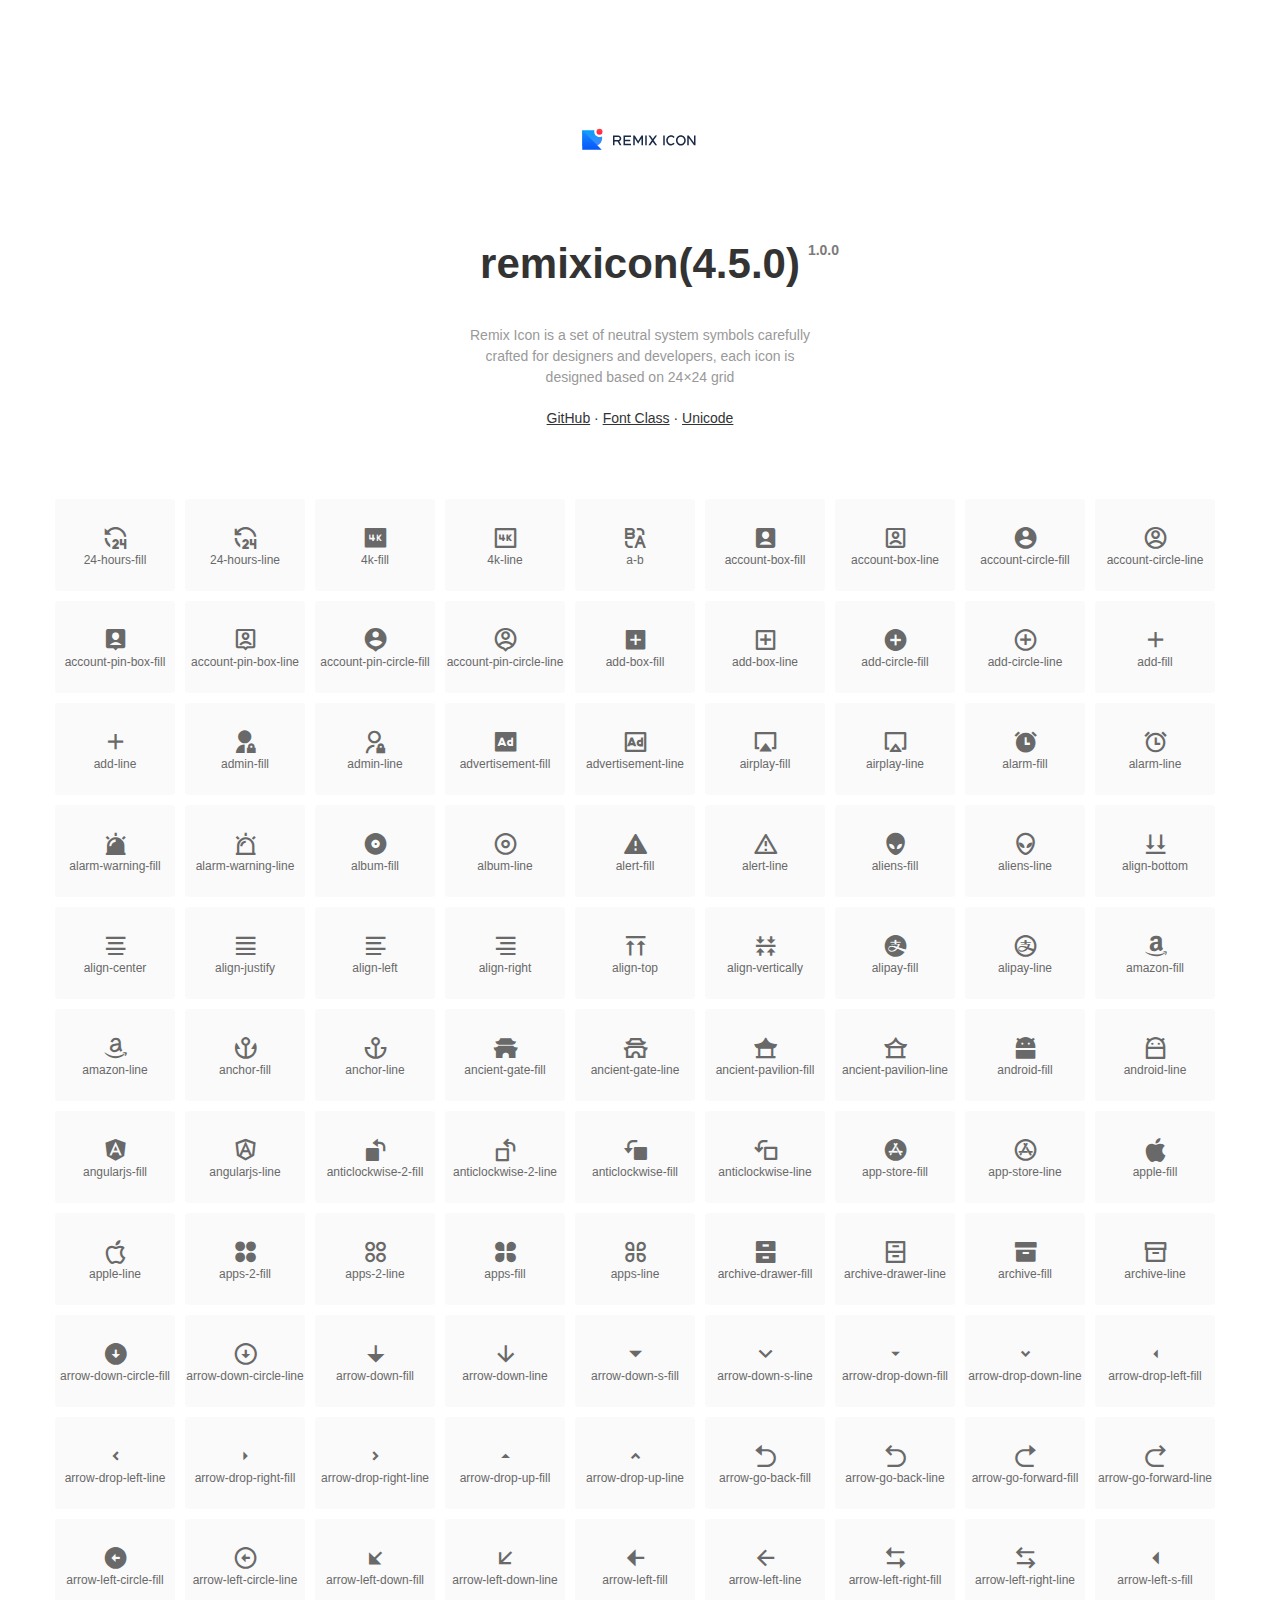
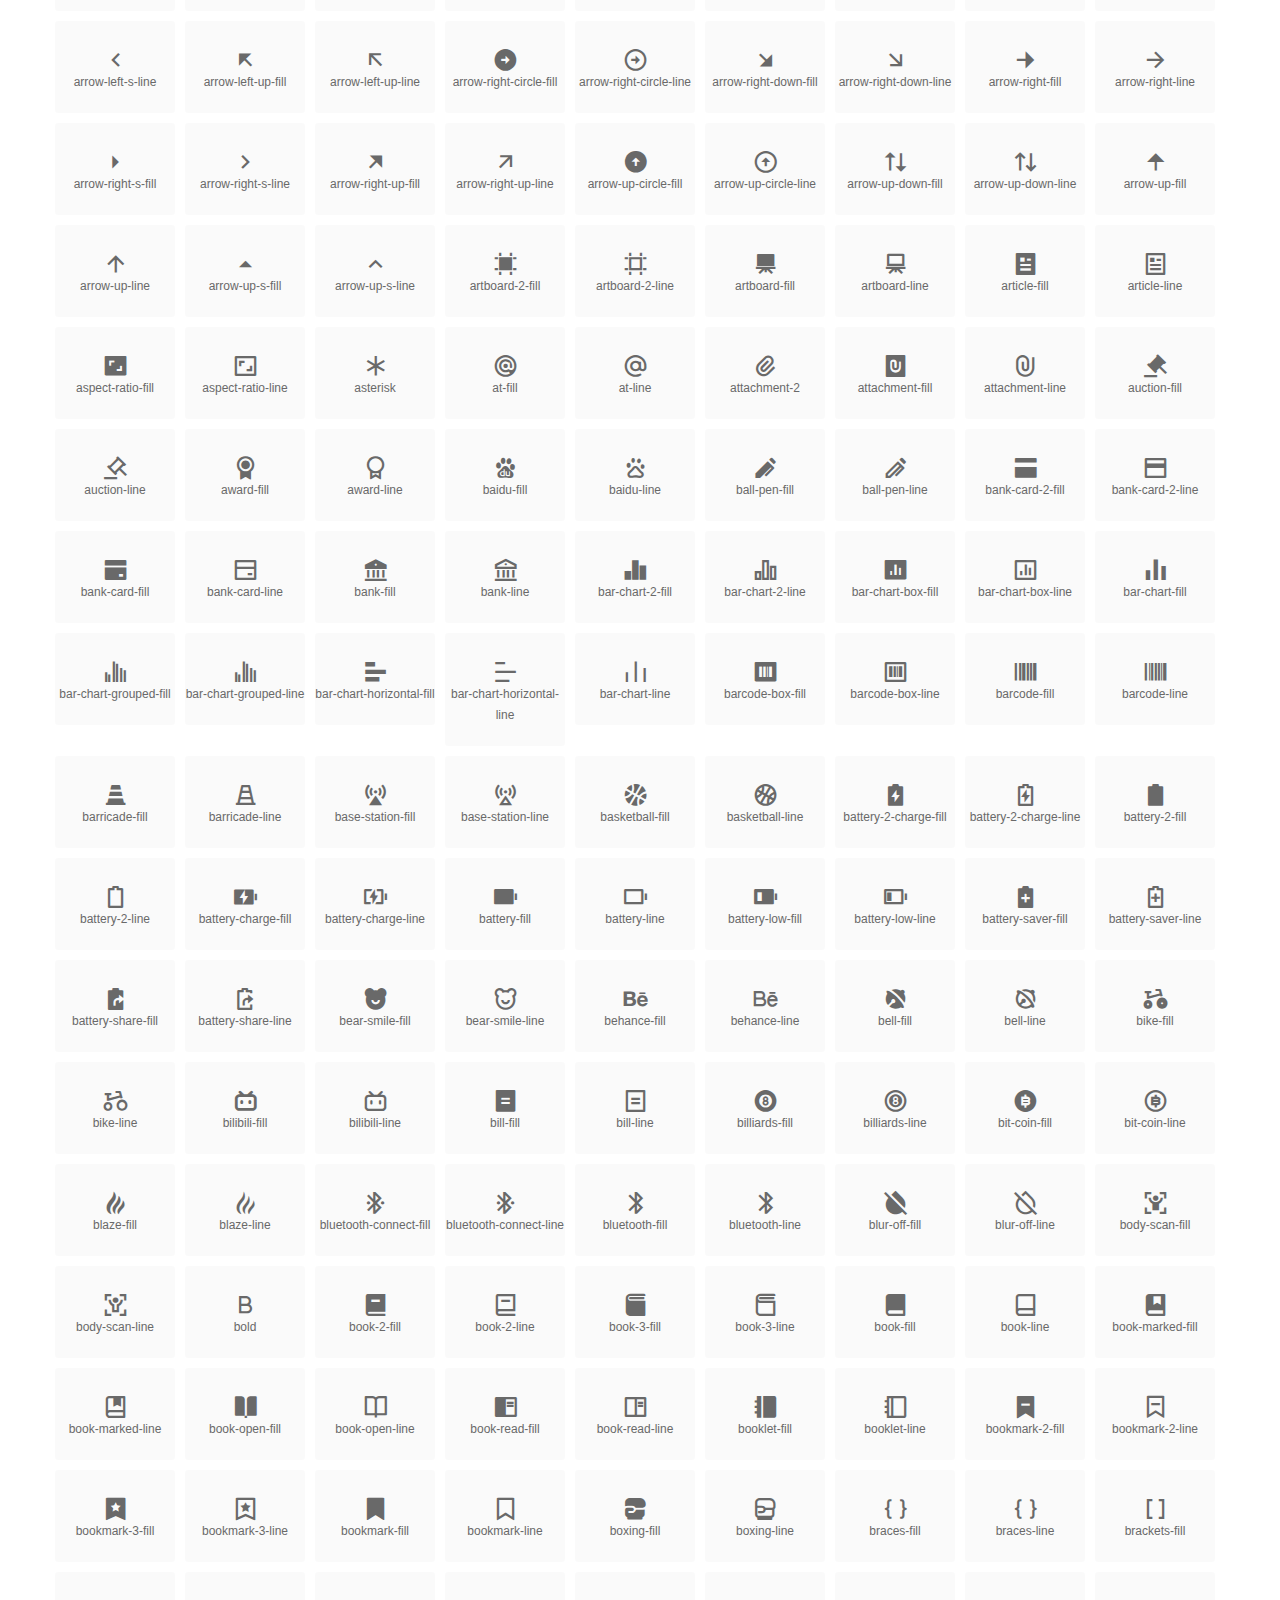
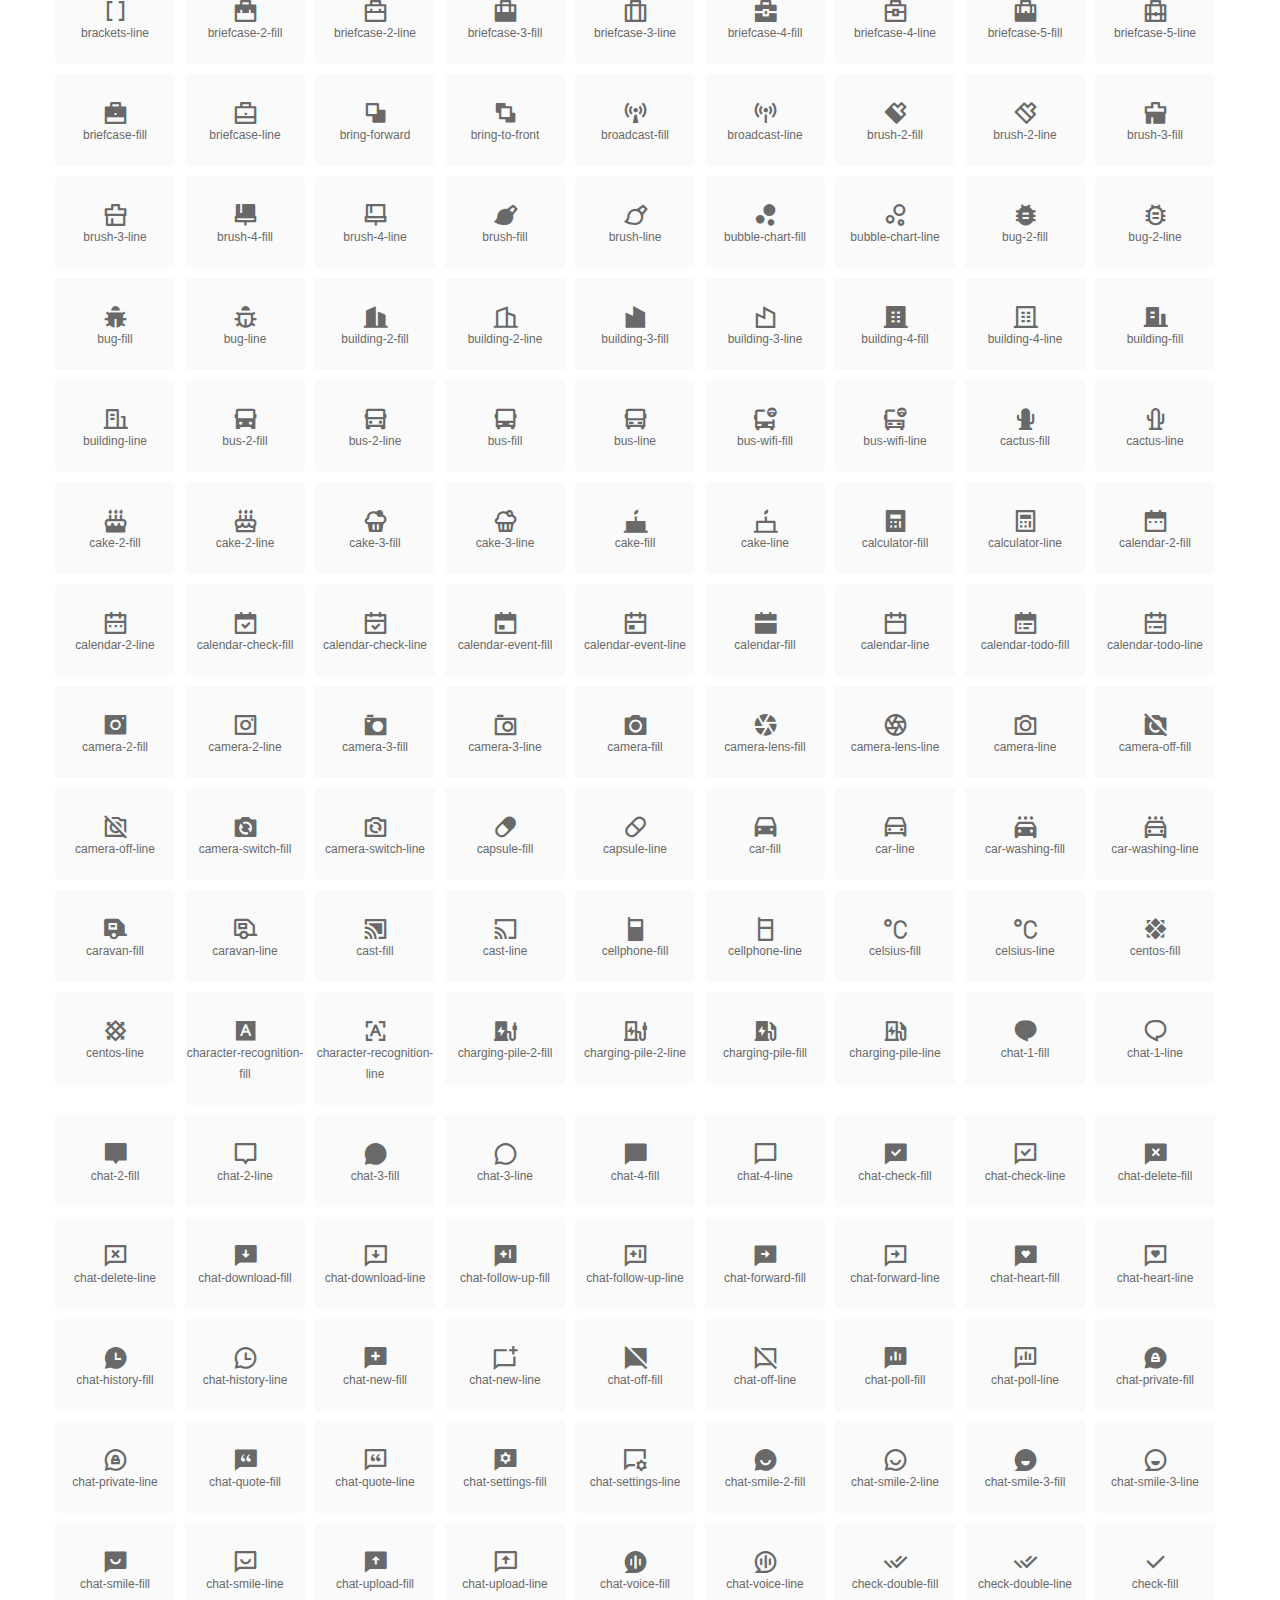
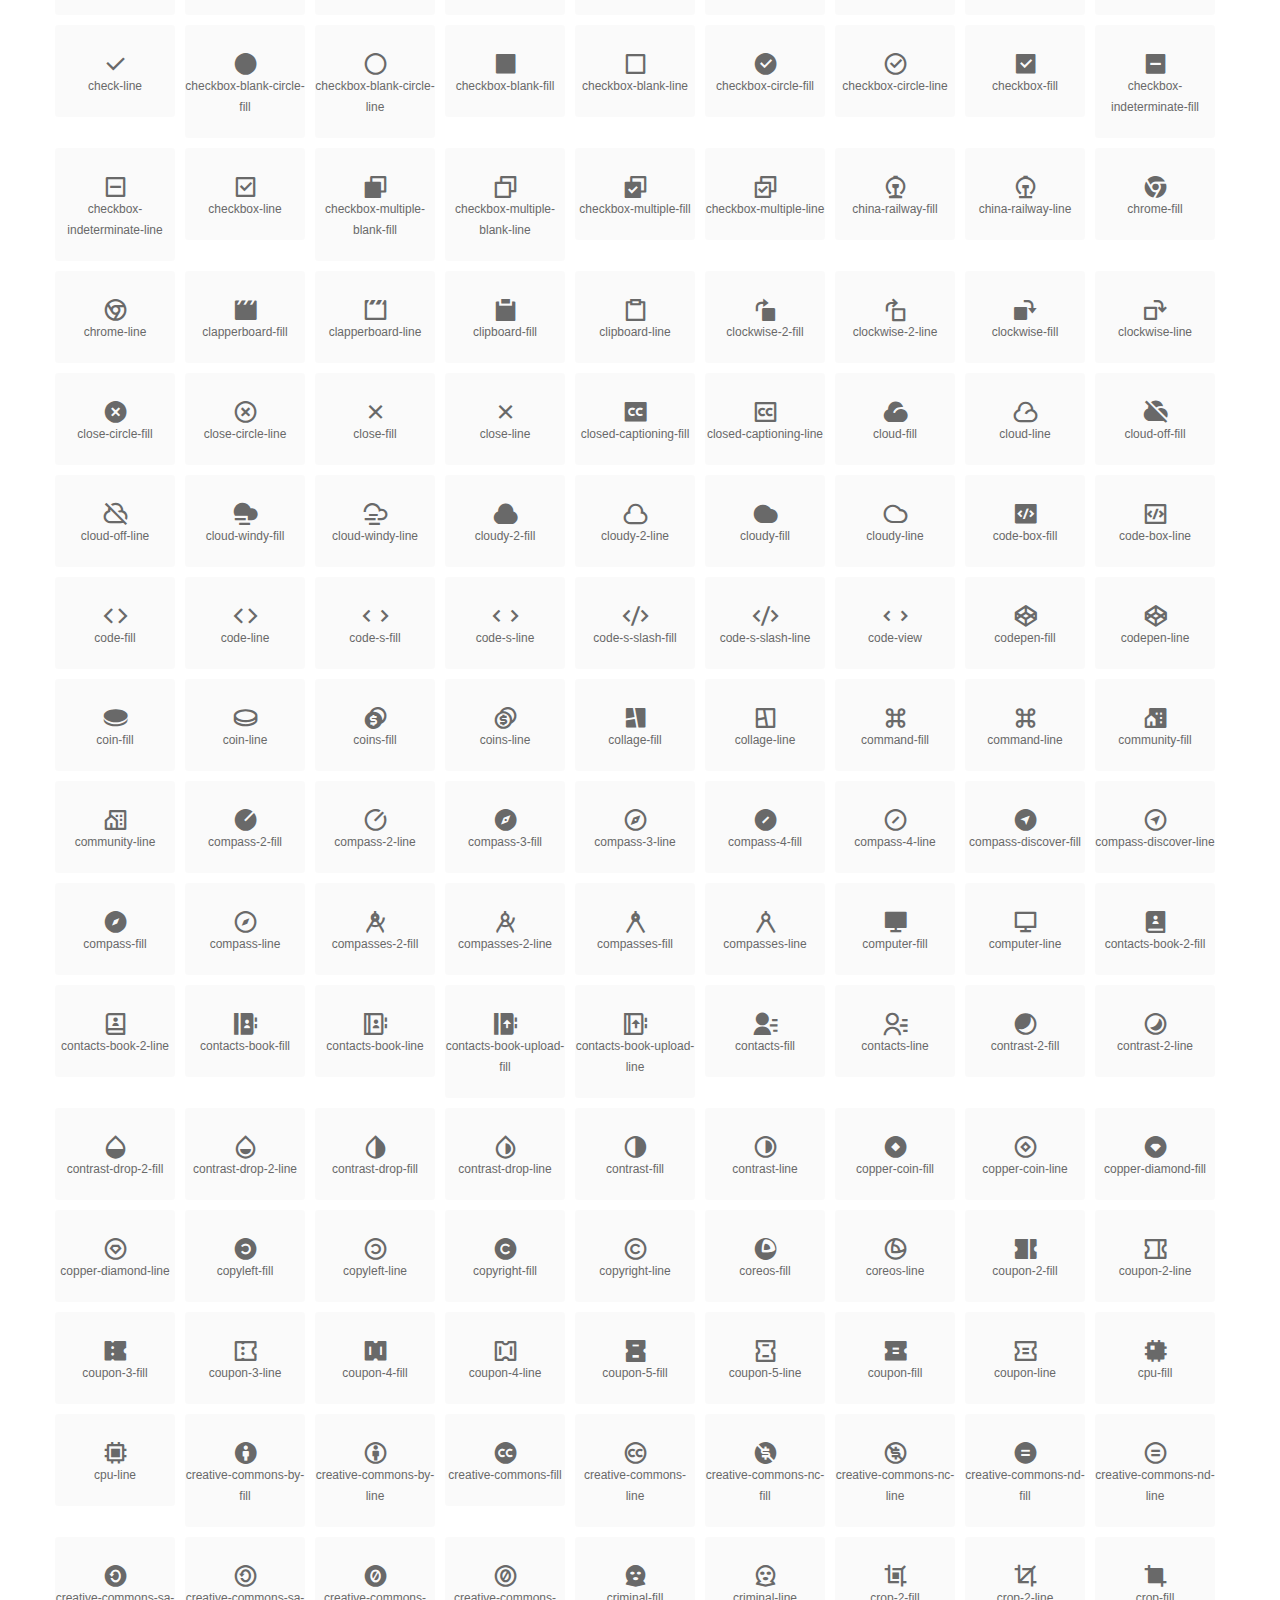
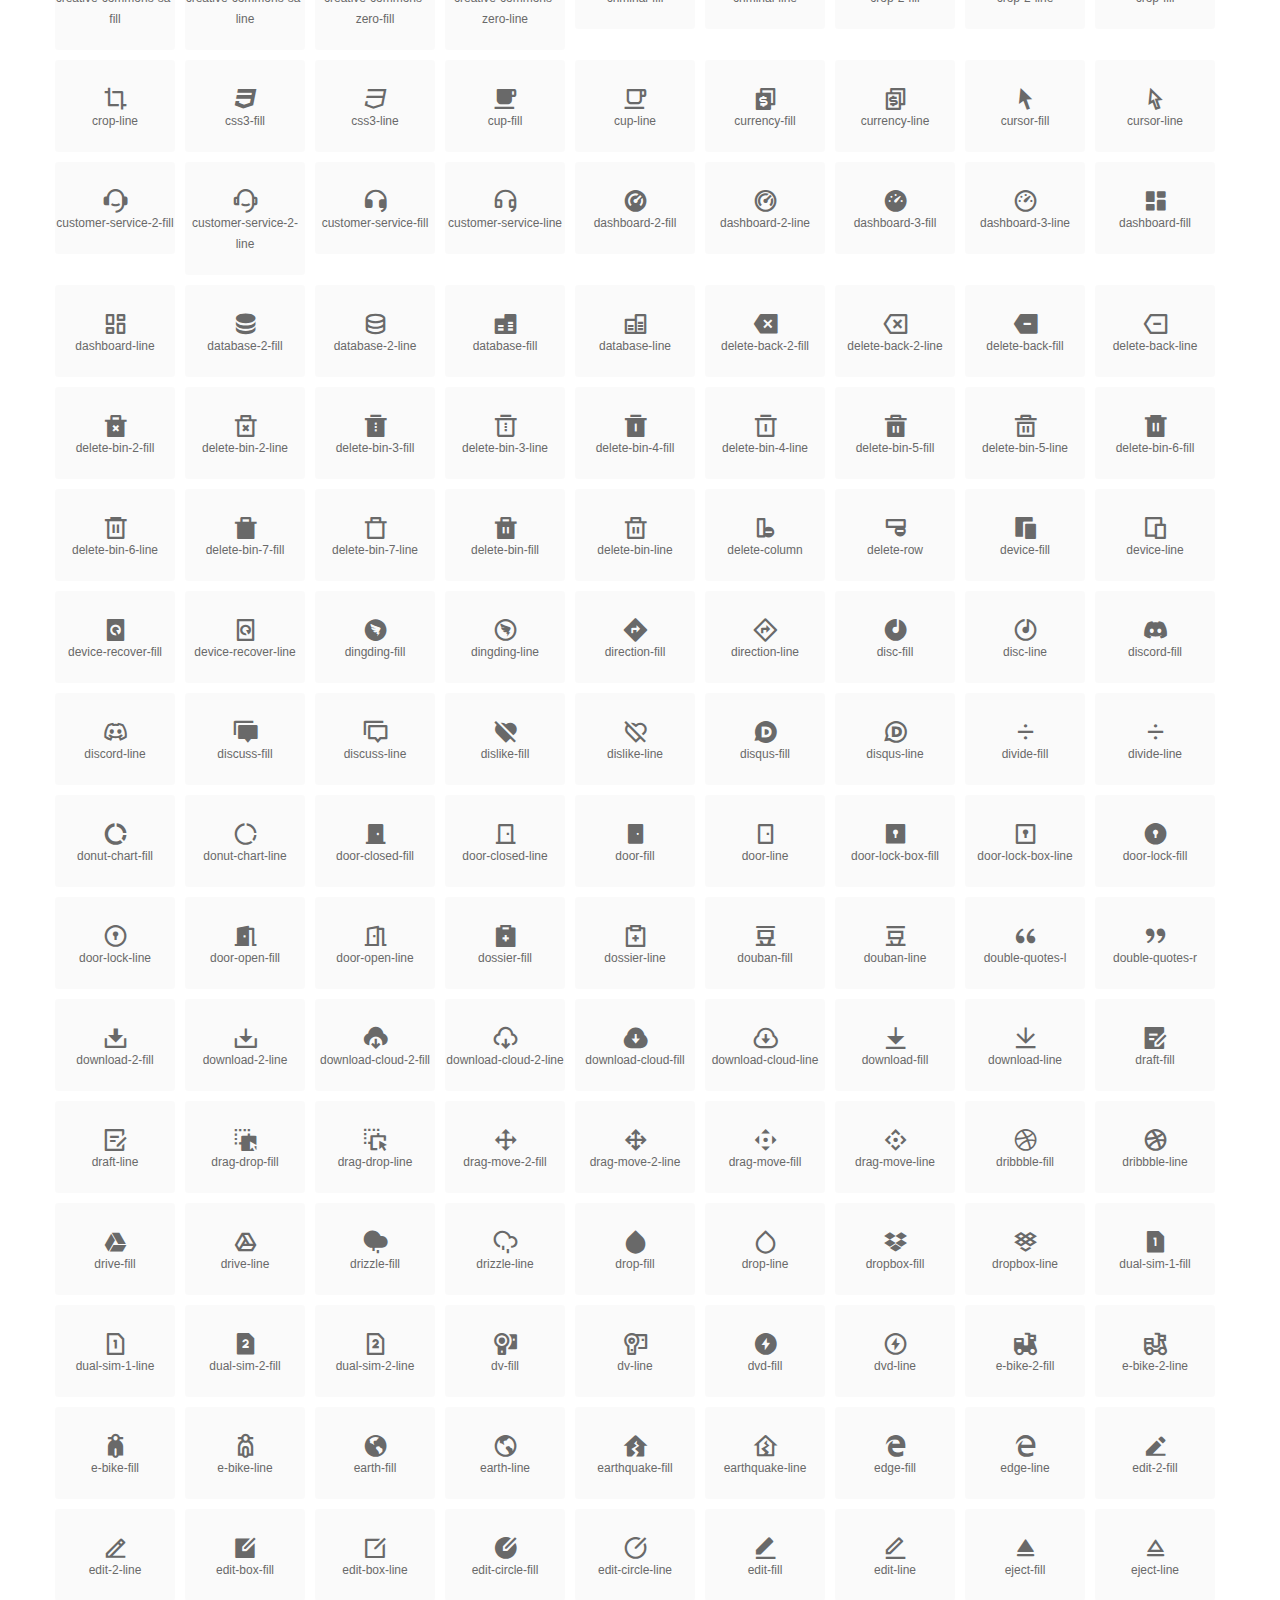
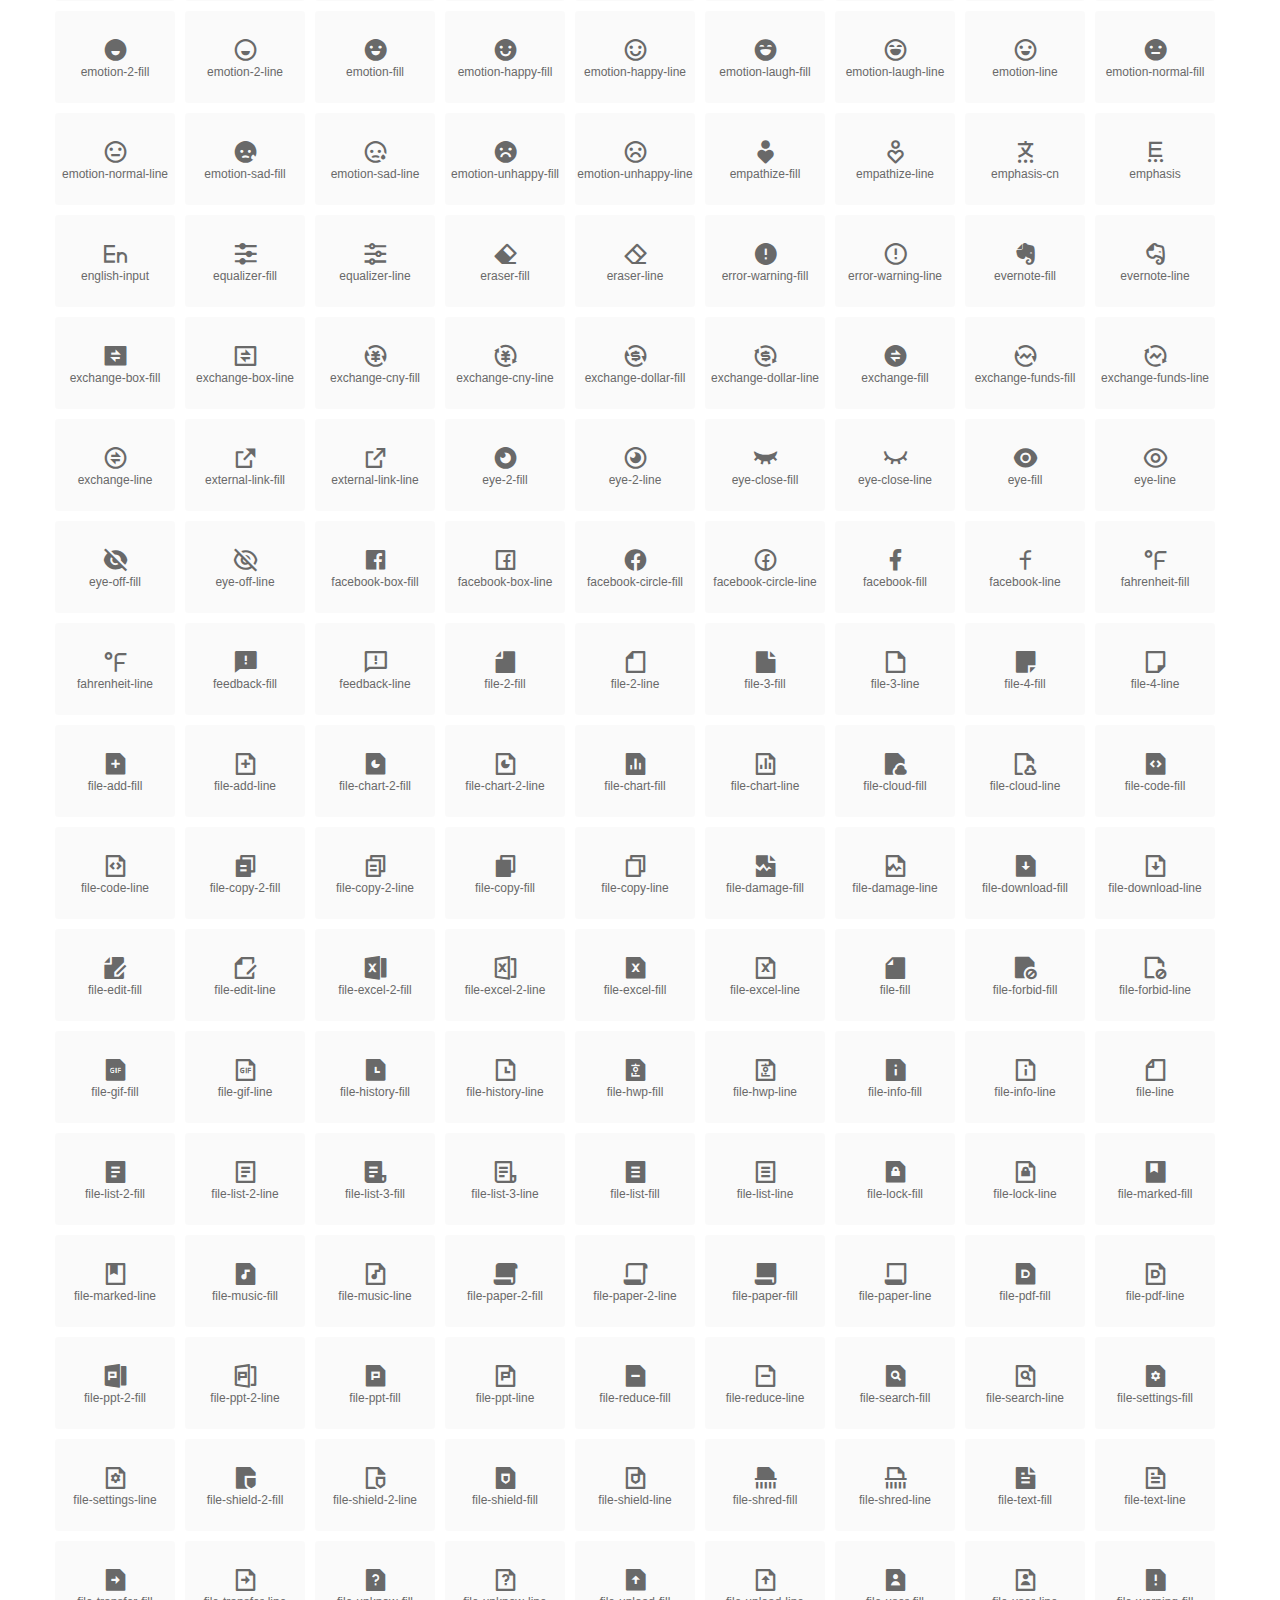
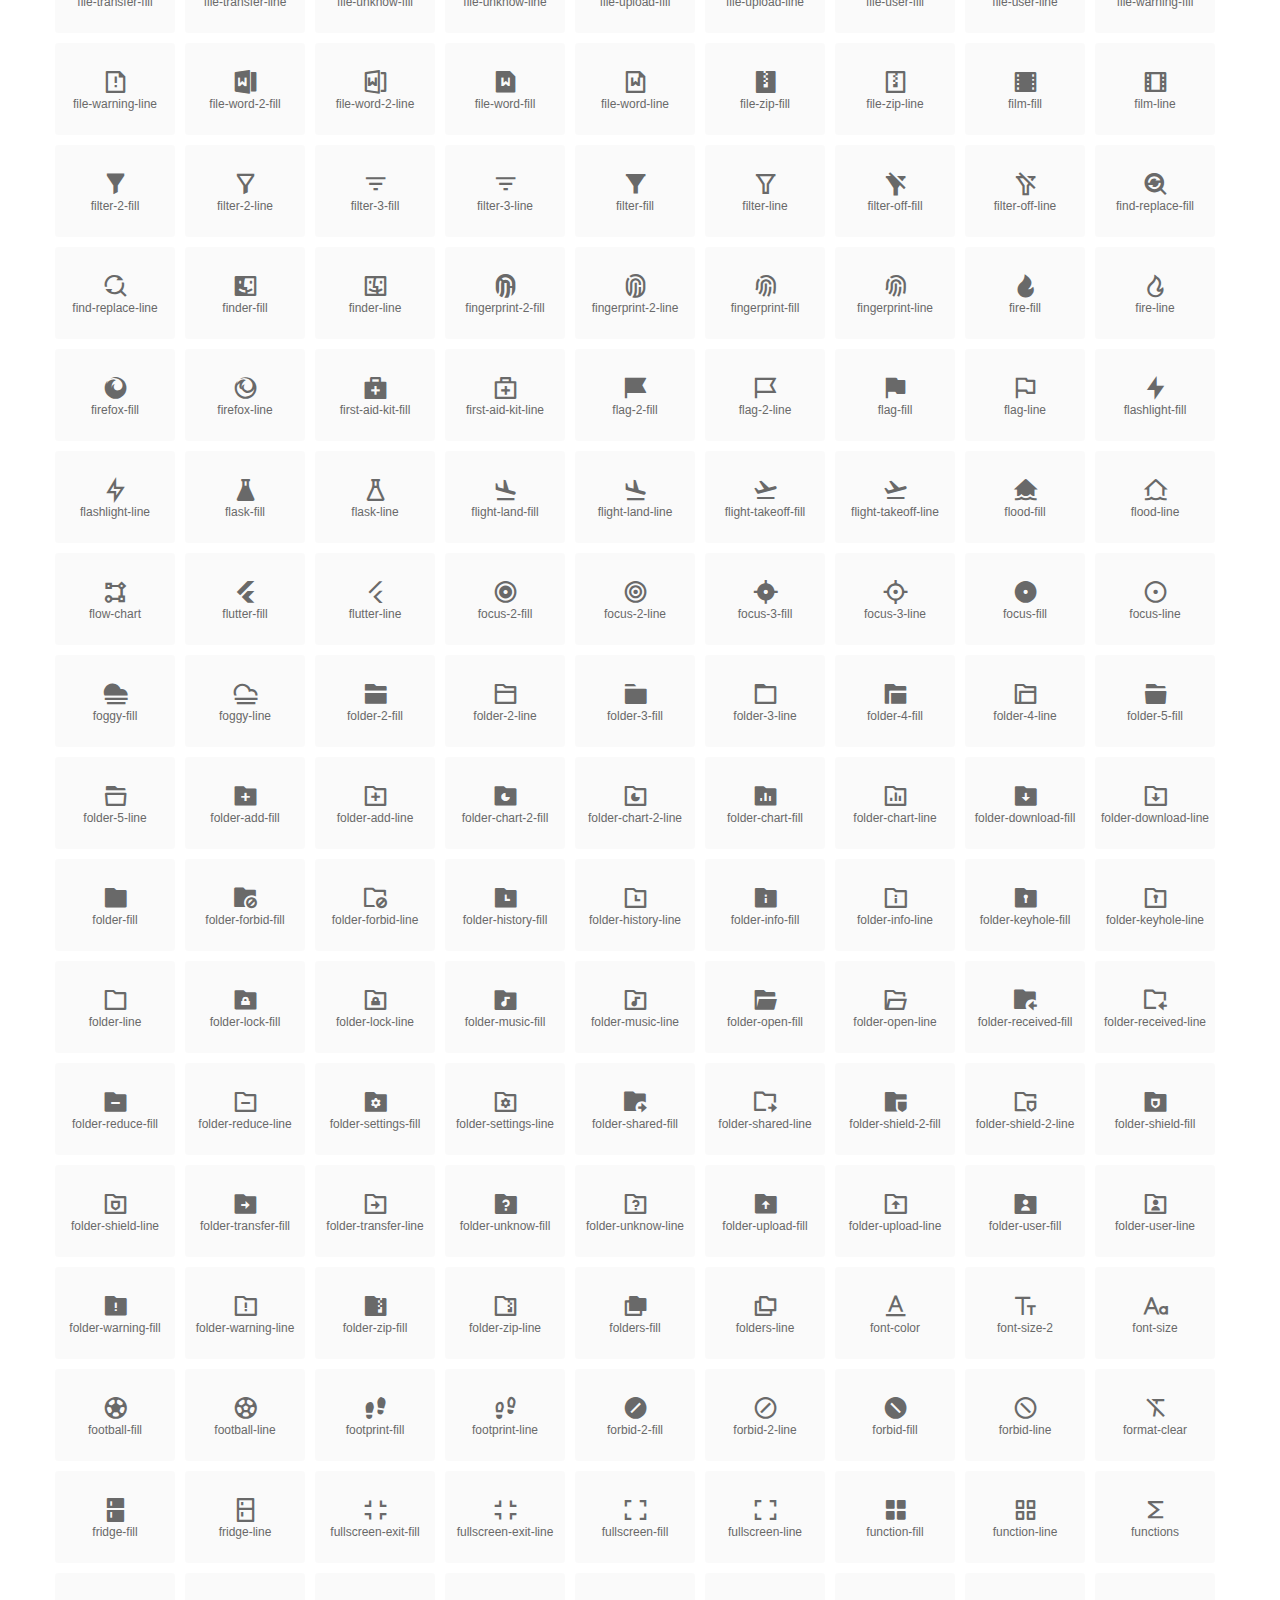
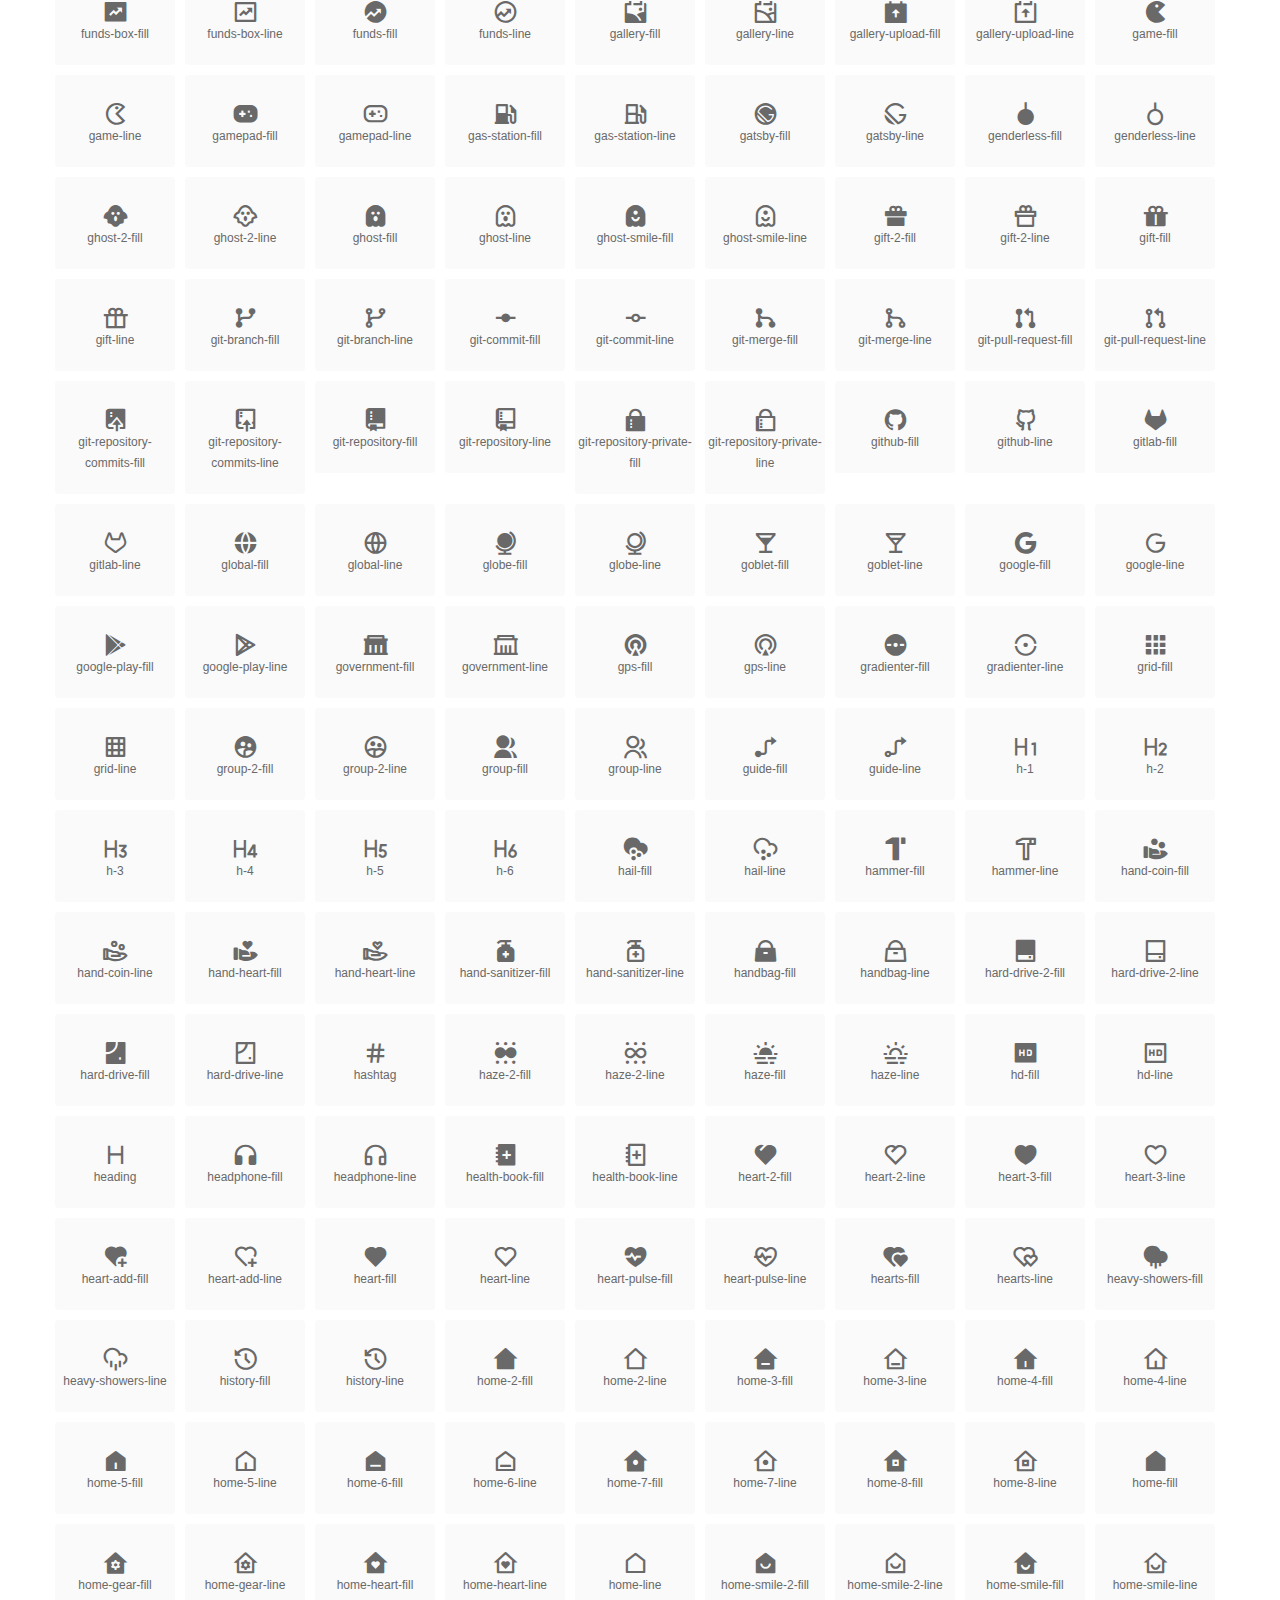
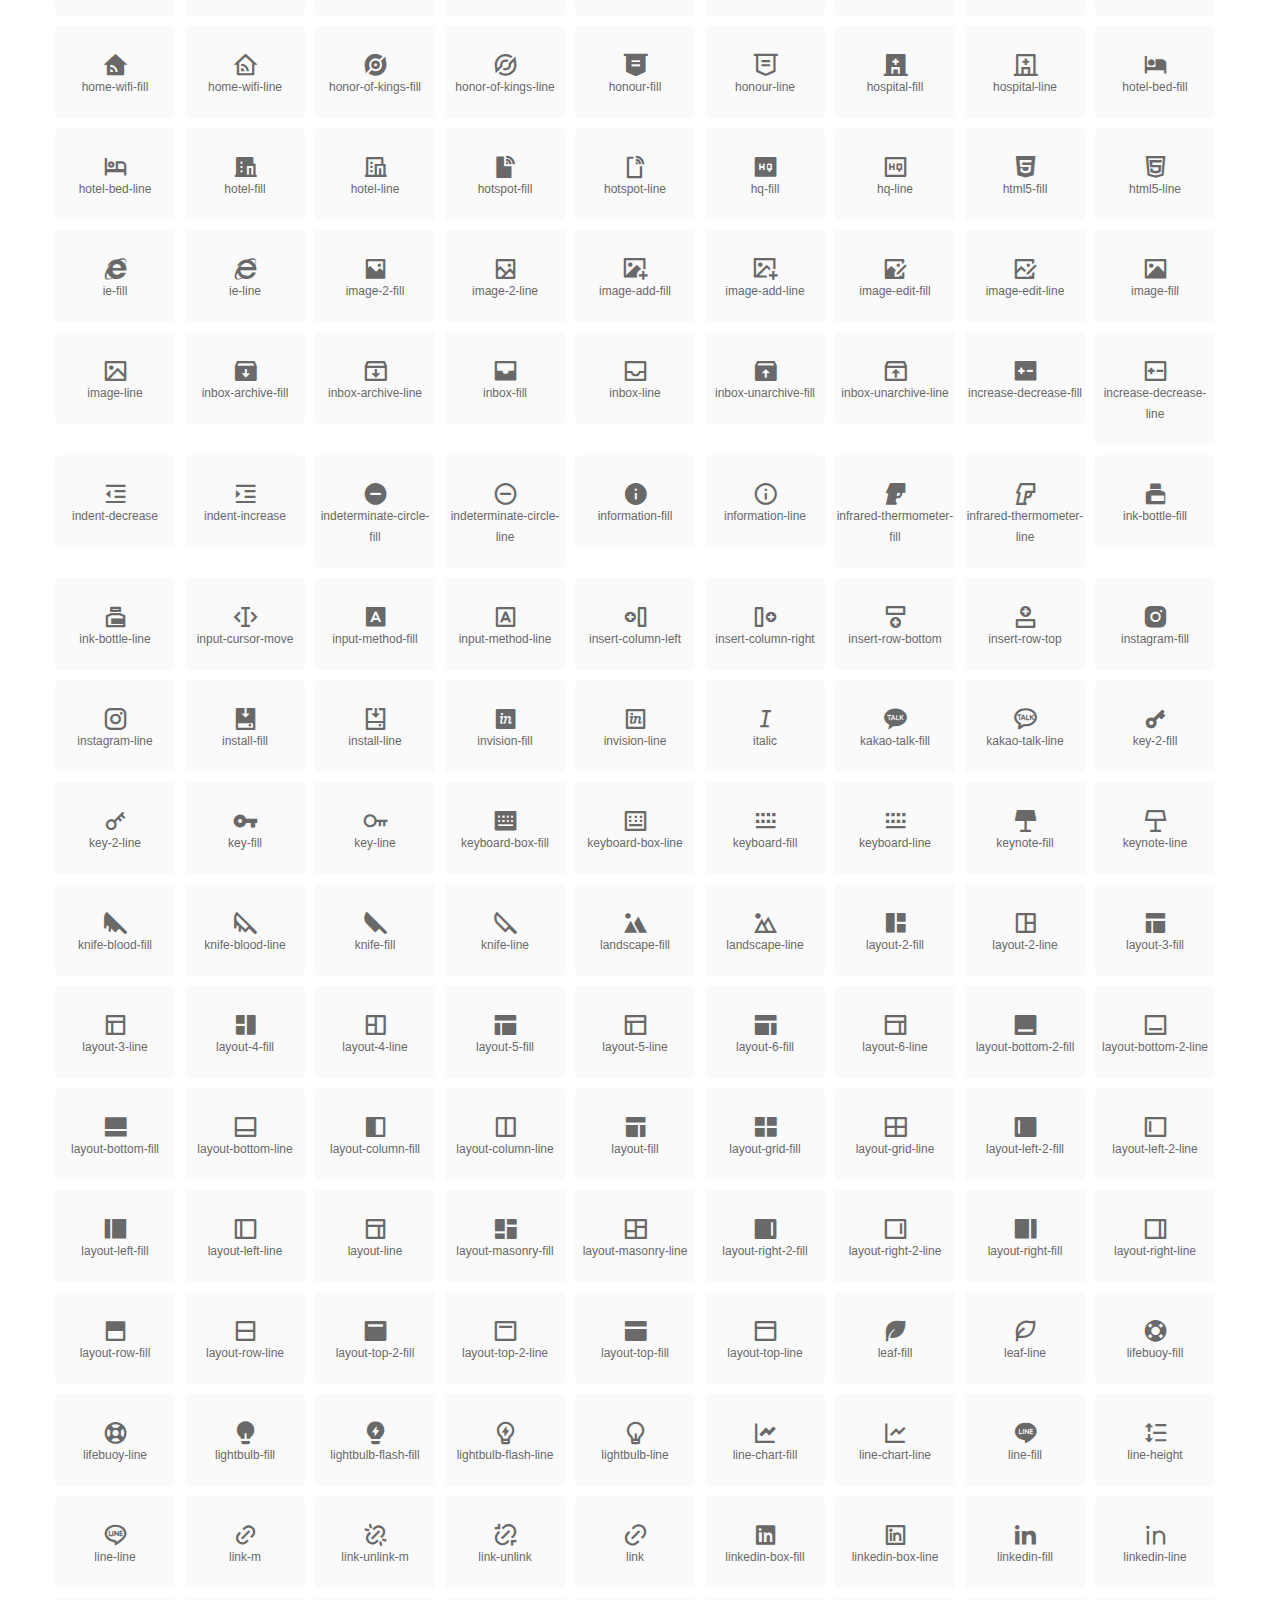
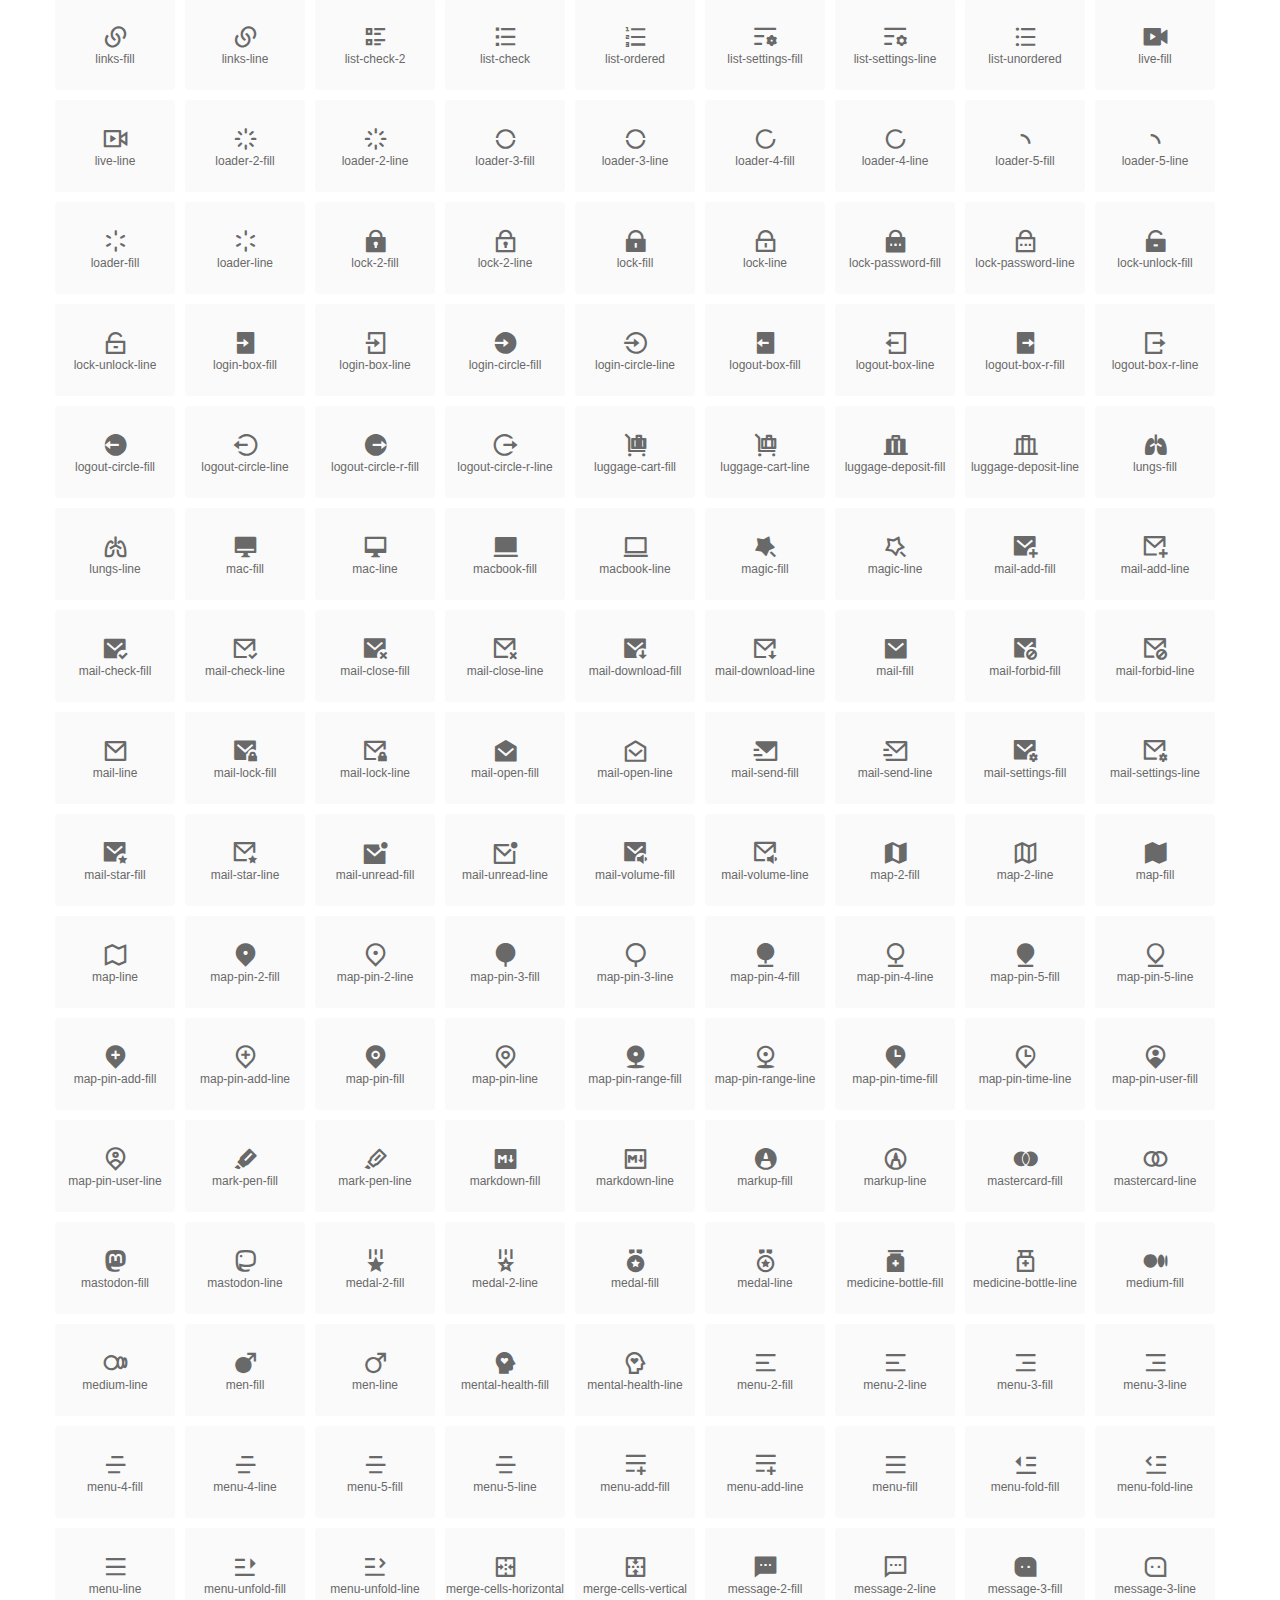
<file: assets/icons/index.html>
<!DOCTYPE html>
<html lang="en">
<head>
  <meta charset="UTF-8">
  <title>remixicon(4.5.0)</title>
  <meta name="viewport" content="width=device-width,minimum-scale=1.0,maximum-scale=1.0,user-scalable=no">
   
  <meta name="description" content="Remix Icon is a set of neutral system symbols carefully crafted for designers and developers, each icon is designed based on 24×24 grid">
   
  <meta name="keywords" content="remixicon,TTF,EOT,WOFF,WOFF2,SVG">
  
  
  
  <link rel="stylesheet" href="remixicon.css" />
  
  <style>
    *{margin: 0;padding: 0;list-style: none;}
    body { color: #696969; font: 12px/1.5 tahoma, arial, \5b8b\4f53, sans-serif; }
    a { color: #333; text-decoration: underline; }
    a:hover { color: rgb(9, 73, 209); }
    .header { color: #333; text-align: center; padding: 80px 0 60px 0; min-height: 153px; font-size: 14px; }
    .header .logo svg { height: 120px; width: 120px; }
    .header h1 { font-size: 42px; padding: 26px 0 10px 0; }
    .header sup {font-size: 14px; margin: 8px 0 0 8px; position: absolute; color: #7b7b7b; }
    .info {
      color: #999;
      font-weight: normal;
      max-width: 346px;
      margin: 0 auto;
      padding: 20px 0;
      font-size: 14px;
    }

    .icons { max-width: 1190px; margin: 0 auto; }
    .icons ul { text-align: center; }
    .icons ul li {
      vertical-align: top;
      width: 120px;
      display: inline-block;
      text-align: center;
      background-color: rgba(0,0,0,.02);
      border-radius: 3px;
      padding: 29px 0 10px 0;
      margin-right: 10px;
      margin-top: 10px;
      transition: all 0.6s ease;
    }
    .icons ul li:hover { background-color: rgba(0,0,0,.06); }
    .icons ul li:hover span { color: #3c75e4; opacity: 1; }
    .icons ul li .unicode { color: #8c8c8c; opacity: 0.3; }
    .icons ul li h4 {
      font-weight: normal;
      padding: 10px 0 5px 0;
      display: block;
      color: #8c8c8c;
      font-size: 14px;
      line-height: 12px;
      opacity: 0.8;
    }
    .icons ul li:hover h4 { opacity: 1; }
    .icons ul li svg { width: 24px; height: 24px; }
    .icons ul li:hover { color: #3c75e4; }
    .footer { text-align: center; padding: 10px 0 90px 0; }
    .footer a { text-align: center; padding: 10px 0 90px 0; color: #696969;}
    .footer a:hover { color: #0949d1; }
    .links { text-align: center; padding: 50px 0 0 0; font-size: 14px; }
    
    .icons ul li.class-icon { font-size: 21px; line-height: 21px; padding-bottom: 20px; }
    .icons ul li.class-icon p{ font-size: 12px; }
    .icons ul li.class-icon [class^="ri-"]{ font-size: 26px; }
    
    
    
  </style>
  
</head>

<body>
  
  <div class="header">
    
    <div class="logo">
      <a href="./"><svg width="160" height="32" viewBox="0 0 160 32" fill="none" xmlns="http://www.w3.org/2000/svg">
<path d="M121.5 9.80005C123.33 9.80005 124.984 10.5797 126.165 11.8344L124.75 13.2496C123.929 12.3549 122.773 11.8 121.5 11.8C119.029 11.8 117 13.891 117 16.5C117 19.1091 119.029 21.2 121.5 21.2C122.773 21.2 123.929 20.6452 124.75 19.7505L126.165 21.1657C124.984 22.4204 123.33 23.2 121.5 23.2C117.91 23.2 115 20.2004 115 16.5C115 12.7997 117.91 9.80005 121.5 9.80005Z" fill="#1A2947"/>
<path d="M113 10V23H111V10H113Z" fill="#1A2947"/>
<path d="M154 23V9.99988H152L152 19.6019L144.997 9.99988L143 10.0039V23H145L145 13.3969L152 23H154Z" fill="#1A2947"/>
<path d="M68 10V12H60V15.5H67V17.5H60V21H68V23H58V10H68Z" fill="#1A2947"/>
<path d="M82 10L77.4999 17.201L73 10H71V23H73V13.775L77.4999 20.975L82 13.773V23H84V10H82Z" fill="#1A2947"/>
<path d="M89 10V23H87V10H89Z" fill="#1A2947"/>
<path d="M96.9999 14.7565L93.6689 9.99951H91.2279L95.7789 16.4995L91.2289 22.9995H93.6689L96.9999 18.2435L100.33 22.9995H102.772L98.2209 16.4995L102.773 9.99951H100.33L96.9999 14.7565Z" fill="#1A2947"/>
<path fill-rule="evenodd" clip-rule="evenodd" d="M141 16.5C141 12.7997 138.09 9.80005 134.5 9.80005C130.91 9.80005 128 12.7997 128 16.5C128 20.2004 130.91 23.2 134.5 23.2C138.09 23.2 141 20.2004 141 16.5ZM130 16.5C130 13.891 132.029 11.8 134.5 11.8C136.971 11.8 139 13.891 139 16.5C139 19.1091 136.971 21.2 134.5 21.2C132.029 21.2 130 19.1091 130 16.5Z" fill="#1A2947"/>
<path fill-rule="evenodd" clip-rule="evenodd" d="M51 10C53.2091 10 55 11.7909 55 14C55 15.7175 53.9176 17.1821 52.3977 17.749L55.1901 22.999H52.9251L50.267 18H46V23H44V10H51ZM46 11.999V15.999L51 16C52.1046 16 53 15.1046 53 14C53 12.8955 52.1 12 51 12L46 11.999Z" fill="#1A2947"/>
<path fill-rule="evenodd" clip-rule="evenodd" d="M19.2887 3.00389C19.1928 3.0013 19.0965 3 19 3H3V24H19C24.799 24 29.5 19.299 29.5 13.5C29.5 12.7108 29.4129 11.942 29.2479 11.2025C28.2772 11.7119 27.1722 12 26 12C22.134 12 19 8.86599 19 5C19 4.30645 19.1009 3.63646 19.2887 3.00389Z" fill="url(#paint0_linear_960_1054)"/>
<g filter="url(#filter0_b_960_1054)">
<path fill-rule="evenodd" clip-rule="evenodd" d="M3 3L29 29H3V3Z" fill="url(#paint1_linear_960_1054)"/>
</g>
<circle cx="26" cy="5" r="4" fill="url(#paint2_linear_960_1054)"/>
<defs>
<filter id="filter0_b_960_1054" x="-2.43656" y="-2.43656" width="36.8731" height="36.8731" filterUnits="userSpaceOnUse" color-interpolation-filters="sRGB">
<feFlood flood-opacity="0" result="BackgroundImageFix"/>
<feGaussianBlur in="BackgroundImage" stdDeviation="2.71828"/>
<feComposite in2="SourceAlpha" operator="in" result="effect1_backgroundBlur_960_1054"/>
<feBlend mode="normal" in="SourceGraphic" in2="effect1_backgroundBlur_960_1054" result="shape"/>
</filter>
<linearGradient id="paint0_linear_960_1054" x1="3" y1="3" x2="3" y2="24" gradientUnits="userSpaceOnUse">
<stop stop-color="#05A0FA"/>
<stop offset="1" stop-color="#4785FF"/>
</linearGradient>
<linearGradient id="paint1_linear_960_1054" x1="3" y1="3" x2="3" y2="29" gradientUnits="userSpaceOnUse">
<stop stop-color="#1A8CFF"/>
<stop offset="1" stop-color="#0557FA"/>
</linearGradient>
<linearGradient id="paint2_linear_960_1054" x1="22" y1="1" x2="22" y2="9" gradientUnits="userSpaceOnUse">
<stop stop-color="#FF463A"/>
<stop offset="1" stop-color="#FF1F5A"/>
</linearGradient>
</defs>
</svg>
</a>
    </div>
    
    <h1>remixicon(4.5.0)<sup>1.0.0</sup></h1>
    <div class="info">
      Remix Icon is a set of neutral system symbols carefully crafted for designers and developers, each icon is designed based on 24×24 grid
    </div>
    <p>
      
      <a href="https://github.com/Remix-Design/remixicon.git">GitHub</a> · 
      
      <a href="index.html">Font Class</a> · 
      
      <a href="unicode.html">Unicode</a>
      
    </p>
  </div>
  <div class="icons">
    <ul>
      <li class="class-icon"><i class="ri-24-hours-fill"></i><p class="name">24-hours-fill</p></li><li class="class-icon"><i class="ri-24-hours-line"></i><p class="name">24-hours-line</p></li><li class="class-icon"><i class="ri-4k-fill"></i><p class="name">4k-fill</p></li><li class="class-icon"><i class="ri-4k-line"></i><p class="name">4k-line</p></li><li class="class-icon"><i class="ri-a-b"></i><p class="name">a-b</p></li><li class="class-icon"><i class="ri-account-box-fill"></i><p class="name">account-box-fill</p></li><li class="class-icon"><i class="ri-account-box-line"></i><p class="name">account-box-line</p></li><li class="class-icon"><i class="ri-account-circle-fill"></i><p class="name">account-circle-fill</p></li><li class="class-icon"><i class="ri-account-circle-line"></i><p class="name">account-circle-line</p></li><li class="class-icon"><i class="ri-account-pin-box-fill"></i><p class="name">account-pin-box-fill</p></li><li class="class-icon"><i class="ri-account-pin-box-line"></i><p class="name">account-pin-box-line</p></li><li class="class-icon"><i class="ri-account-pin-circle-fill"></i><p class="name">account-pin-circle-fill</p></li><li class="class-icon"><i class="ri-account-pin-circle-line"></i><p class="name">account-pin-circle-line</p></li><li class="class-icon"><i class="ri-add-box-fill"></i><p class="name">add-box-fill</p></li><li class="class-icon"><i class="ri-add-box-line"></i><p class="name">add-box-line</p></li><li class="class-icon"><i class="ri-add-circle-fill"></i><p class="name">add-circle-fill</p></li><li class="class-icon"><i class="ri-add-circle-line"></i><p class="name">add-circle-line</p></li><li class="class-icon"><i class="ri-add-fill"></i><p class="name">add-fill</p></li><li class="class-icon"><i class="ri-add-line"></i><p class="name">add-line</p></li><li class="class-icon"><i class="ri-admin-fill"></i><p class="name">admin-fill</p></li><li class="class-icon"><i class="ri-admin-line"></i><p class="name">admin-line</p></li><li class="class-icon"><i class="ri-advertisement-fill"></i><p class="name">advertisement-fill</p></li><li class="class-icon"><i class="ri-advertisement-line"></i><p class="name">advertisement-line</p></li><li class="class-icon"><i class="ri-airplay-fill"></i><p class="name">airplay-fill</p></li><li class="class-icon"><i class="ri-airplay-line"></i><p class="name">airplay-line</p></li><li class="class-icon"><i class="ri-alarm-fill"></i><p class="name">alarm-fill</p></li><li class="class-icon"><i class="ri-alarm-line"></i><p class="name">alarm-line</p></li><li class="class-icon"><i class="ri-alarm-warning-fill"></i><p class="name">alarm-warning-fill</p></li><li class="class-icon"><i class="ri-alarm-warning-line"></i><p class="name">alarm-warning-line</p></li><li class="class-icon"><i class="ri-album-fill"></i><p class="name">album-fill</p></li><li class="class-icon"><i class="ri-album-line"></i><p class="name">album-line</p></li><li class="class-icon"><i class="ri-alert-fill"></i><p class="name">alert-fill</p></li><li class="class-icon"><i class="ri-alert-line"></i><p class="name">alert-line</p></li><li class="class-icon"><i class="ri-aliens-fill"></i><p class="name">aliens-fill</p></li><li class="class-icon"><i class="ri-aliens-line"></i><p class="name">aliens-line</p></li><li class="class-icon"><i class="ri-align-bottom"></i><p class="name">align-bottom</p></li><li class="class-icon"><i class="ri-align-center"></i><p class="name">align-center</p></li><li class="class-icon"><i class="ri-align-justify"></i><p class="name">align-justify</p></li><li class="class-icon"><i class="ri-align-left"></i><p class="name">align-left</p></li><li class="class-icon"><i class="ri-align-right"></i><p class="name">align-right</p></li><li class="class-icon"><i class="ri-align-top"></i><p class="name">align-top</p></li><li class="class-icon"><i class="ri-align-vertically"></i><p class="name">align-vertically</p></li><li class="class-icon"><i class="ri-alipay-fill"></i><p class="name">alipay-fill</p></li><li class="class-icon"><i class="ri-alipay-line"></i><p class="name">alipay-line</p></li><li class="class-icon"><i class="ri-amazon-fill"></i><p class="name">amazon-fill</p></li><li class="class-icon"><i class="ri-amazon-line"></i><p class="name">amazon-line</p></li><li class="class-icon"><i class="ri-anchor-fill"></i><p class="name">anchor-fill</p></li><li class="class-icon"><i class="ri-anchor-line"></i><p class="name">anchor-line</p></li><li class="class-icon"><i class="ri-ancient-gate-fill"></i><p class="name">ancient-gate-fill</p></li><li class="class-icon"><i class="ri-ancient-gate-line"></i><p class="name">ancient-gate-line</p></li><li class="class-icon"><i class="ri-ancient-pavilion-fill"></i><p class="name">ancient-pavilion-fill</p></li><li class="class-icon"><i class="ri-ancient-pavilion-line"></i><p class="name">ancient-pavilion-line</p></li><li class="class-icon"><i class="ri-android-fill"></i><p class="name">android-fill</p></li><li class="class-icon"><i class="ri-android-line"></i><p class="name">android-line</p></li><li class="class-icon"><i class="ri-angularjs-fill"></i><p class="name">angularjs-fill</p></li><li class="class-icon"><i class="ri-angularjs-line"></i><p class="name">angularjs-line</p></li><li class="class-icon"><i class="ri-anticlockwise-2-fill"></i><p class="name">anticlockwise-2-fill</p></li><li class="class-icon"><i class="ri-anticlockwise-2-line"></i><p class="name">anticlockwise-2-line</p></li><li class="class-icon"><i class="ri-anticlockwise-fill"></i><p class="name">anticlockwise-fill</p></li><li class="class-icon"><i class="ri-anticlockwise-line"></i><p class="name">anticlockwise-line</p></li><li class="class-icon"><i class="ri-app-store-fill"></i><p class="name">app-store-fill</p></li><li class="class-icon"><i class="ri-app-store-line"></i><p class="name">app-store-line</p></li><li class="class-icon"><i class="ri-apple-fill"></i><p class="name">apple-fill</p></li><li class="class-icon"><i class="ri-apple-line"></i><p class="name">apple-line</p></li><li class="class-icon"><i class="ri-apps-2-fill"></i><p class="name">apps-2-fill</p></li><li class="class-icon"><i class="ri-apps-2-line"></i><p class="name">apps-2-line</p></li><li class="class-icon"><i class="ri-apps-fill"></i><p class="name">apps-fill</p></li><li class="class-icon"><i class="ri-apps-line"></i><p class="name">apps-line</p></li><li class="class-icon"><i class="ri-archive-drawer-fill"></i><p class="name">archive-drawer-fill</p></li><li class="class-icon"><i class="ri-archive-drawer-line"></i><p class="name">archive-drawer-line</p></li><li class="class-icon"><i class="ri-archive-fill"></i><p class="name">archive-fill</p></li><li class="class-icon"><i class="ri-archive-line"></i><p class="name">archive-line</p></li><li class="class-icon"><i class="ri-arrow-down-circle-fill"></i><p class="name">arrow-down-circle-fill</p></li><li class="class-icon"><i class="ri-arrow-down-circle-line"></i><p class="name">arrow-down-circle-line</p></li><li class="class-icon"><i class="ri-arrow-down-fill"></i><p class="name">arrow-down-fill</p></li><li class="class-icon"><i class="ri-arrow-down-line"></i><p class="name">arrow-down-line</p></li><li class="class-icon"><i class="ri-arrow-down-s-fill"></i><p class="name">arrow-down-s-fill</p></li><li class="class-icon"><i class="ri-arrow-down-s-line"></i><p class="name">arrow-down-s-line</p></li><li class="class-icon"><i class="ri-arrow-drop-down-fill"></i><p class="name">arrow-drop-down-fill</p></li><li class="class-icon"><i class="ri-arrow-drop-down-line"></i><p class="name">arrow-drop-down-line</p></li><li class="class-icon"><i class="ri-arrow-drop-left-fill"></i><p class="name">arrow-drop-left-fill</p></li><li class="class-icon"><i class="ri-arrow-drop-left-line"></i><p class="name">arrow-drop-left-line</p></li><li class="class-icon"><i class="ri-arrow-drop-right-fill"></i><p class="name">arrow-drop-right-fill</p></li><li class="class-icon"><i class="ri-arrow-drop-right-line"></i><p class="name">arrow-drop-right-line</p></li><li class="class-icon"><i class="ri-arrow-drop-up-fill"></i><p class="name">arrow-drop-up-fill</p></li><li class="class-icon"><i class="ri-arrow-drop-up-line"></i><p class="name">arrow-drop-up-line</p></li><li class="class-icon"><i class="ri-arrow-go-back-fill"></i><p class="name">arrow-go-back-fill</p></li><li class="class-icon"><i class="ri-arrow-go-back-line"></i><p class="name">arrow-go-back-line</p></li><li class="class-icon"><i class="ri-arrow-go-forward-fill"></i><p class="name">arrow-go-forward-fill</p></li><li class="class-icon"><i class="ri-arrow-go-forward-line"></i><p class="name">arrow-go-forward-line</p></li><li class="class-icon"><i class="ri-arrow-left-circle-fill"></i><p class="name">arrow-left-circle-fill</p></li><li class="class-icon"><i class="ri-arrow-left-circle-line"></i><p class="name">arrow-left-circle-line</p></li><li class="class-icon"><i class="ri-arrow-left-down-fill"></i><p class="name">arrow-left-down-fill</p></li><li class="class-icon"><i class="ri-arrow-left-down-line"></i><p class="name">arrow-left-down-line</p></li><li class="class-icon"><i class="ri-arrow-left-fill"></i><p class="name">arrow-left-fill</p></li><li class="class-icon"><i class="ri-arrow-left-line"></i><p class="name">arrow-left-line</p></li><li class="class-icon"><i class="ri-arrow-left-right-fill"></i><p class="name">arrow-left-right-fill</p></li><li class="class-icon"><i class="ri-arrow-left-right-line"></i><p class="name">arrow-left-right-line</p></li><li class="class-icon"><i class="ri-arrow-left-s-fill"></i><p class="name">arrow-left-s-fill</p></li><li class="class-icon"><i class="ri-arrow-left-s-line"></i><p class="name">arrow-left-s-line</p></li><li class="class-icon"><i class="ri-arrow-left-up-fill"></i><p class="name">arrow-left-up-fill</p></li><li class="class-icon"><i class="ri-arrow-left-up-line"></i><p class="name">arrow-left-up-line</p></li><li class="class-icon"><i class="ri-arrow-right-circle-fill"></i><p class="name">arrow-right-circle-fill</p></li><li class="class-icon"><i class="ri-arrow-right-circle-line"></i><p class="name">arrow-right-circle-line</p></li><li class="class-icon"><i class="ri-arrow-right-down-fill"></i><p class="name">arrow-right-down-fill</p></li><li class="class-icon"><i class="ri-arrow-right-down-line"></i><p class="name">arrow-right-down-line</p></li><li class="class-icon"><i class="ri-arrow-right-fill"></i><p class="name">arrow-right-fill</p></li><li class="class-icon"><i class="ri-arrow-right-line"></i><p class="name">arrow-right-line</p></li><li class="class-icon"><i class="ri-arrow-right-s-fill"></i><p class="name">arrow-right-s-fill</p></li><li class="class-icon"><i class="ri-arrow-right-s-line"></i><p class="name">arrow-right-s-line</p></li><li class="class-icon"><i class="ri-arrow-right-up-fill"></i><p class="name">arrow-right-up-fill</p></li><li class="class-icon"><i class="ri-arrow-right-up-line"></i><p class="name">arrow-right-up-line</p></li><li class="class-icon"><i class="ri-arrow-up-circle-fill"></i><p class="name">arrow-up-circle-fill</p></li><li class="class-icon"><i class="ri-arrow-up-circle-line"></i><p class="name">arrow-up-circle-line</p></li><li class="class-icon"><i class="ri-arrow-up-down-fill"></i><p class="name">arrow-up-down-fill</p></li><li class="class-icon"><i class="ri-arrow-up-down-line"></i><p class="name">arrow-up-down-line</p></li><li class="class-icon"><i class="ri-arrow-up-fill"></i><p class="name">arrow-up-fill</p></li><li class="class-icon"><i class="ri-arrow-up-line"></i><p class="name">arrow-up-line</p></li><li class="class-icon"><i class="ri-arrow-up-s-fill"></i><p class="name">arrow-up-s-fill</p></li><li class="class-icon"><i class="ri-arrow-up-s-line"></i><p class="name">arrow-up-s-line</p></li><li class="class-icon"><i class="ri-artboard-2-fill"></i><p class="name">artboard-2-fill</p></li><li class="class-icon"><i class="ri-artboard-2-line"></i><p class="name">artboard-2-line</p></li><li class="class-icon"><i class="ri-artboard-fill"></i><p class="name">artboard-fill</p></li><li class="class-icon"><i class="ri-artboard-line"></i><p class="name">artboard-line</p></li><li class="class-icon"><i class="ri-article-fill"></i><p class="name">article-fill</p></li><li class="class-icon"><i class="ri-article-line"></i><p class="name">article-line</p></li><li class="class-icon"><i class="ri-aspect-ratio-fill"></i><p class="name">aspect-ratio-fill</p></li><li class="class-icon"><i class="ri-aspect-ratio-line"></i><p class="name">aspect-ratio-line</p></li><li class="class-icon"><i class="ri-asterisk"></i><p class="name">asterisk</p></li><li class="class-icon"><i class="ri-at-fill"></i><p class="name">at-fill</p></li><li class="class-icon"><i class="ri-at-line"></i><p class="name">at-line</p></li><li class="class-icon"><i class="ri-attachment-2"></i><p class="name">attachment-2</p></li><li class="class-icon"><i class="ri-attachment-fill"></i><p class="name">attachment-fill</p></li><li class="class-icon"><i class="ri-attachment-line"></i><p class="name">attachment-line</p></li><li class="class-icon"><i class="ri-auction-fill"></i><p class="name">auction-fill</p></li><li class="class-icon"><i class="ri-auction-line"></i><p class="name">auction-line</p></li><li class="class-icon"><i class="ri-award-fill"></i><p class="name">award-fill</p></li><li class="class-icon"><i class="ri-award-line"></i><p class="name">award-line</p></li><li class="class-icon"><i class="ri-baidu-fill"></i><p class="name">baidu-fill</p></li><li class="class-icon"><i class="ri-baidu-line"></i><p class="name">baidu-line</p></li><li class="class-icon"><i class="ri-ball-pen-fill"></i><p class="name">ball-pen-fill</p></li><li class="class-icon"><i class="ri-ball-pen-line"></i><p class="name">ball-pen-line</p></li><li class="class-icon"><i class="ri-bank-card-2-fill"></i><p class="name">bank-card-2-fill</p></li><li class="class-icon"><i class="ri-bank-card-2-line"></i><p class="name">bank-card-2-line</p></li><li class="class-icon"><i class="ri-bank-card-fill"></i><p class="name">bank-card-fill</p></li><li class="class-icon"><i class="ri-bank-card-line"></i><p class="name">bank-card-line</p></li><li class="class-icon"><i class="ri-bank-fill"></i><p class="name">bank-fill</p></li><li class="class-icon"><i class="ri-bank-line"></i><p class="name">bank-line</p></li><li class="class-icon"><i class="ri-bar-chart-2-fill"></i><p class="name">bar-chart-2-fill</p></li><li class="class-icon"><i class="ri-bar-chart-2-line"></i><p class="name">bar-chart-2-line</p></li><li class="class-icon"><i class="ri-bar-chart-box-fill"></i><p class="name">bar-chart-box-fill</p></li><li class="class-icon"><i class="ri-bar-chart-box-line"></i><p class="name">bar-chart-box-line</p></li><li class="class-icon"><i class="ri-bar-chart-fill"></i><p class="name">bar-chart-fill</p></li><li class="class-icon"><i class="ri-bar-chart-grouped-fill"></i><p class="name">bar-chart-grouped-fill</p></li><li class="class-icon"><i class="ri-bar-chart-grouped-line"></i><p class="name">bar-chart-grouped-line</p></li><li class="class-icon"><i class="ri-bar-chart-horizontal-fill"></i><p class="name">bar-chart-horizontal-fill</p></li><li class="class-icon"><i class="ri-bar-chart-horizontal-line"></i><p class="name">bar-chart-horizontal-line</p></li><li class="class-icon"><i class="ri-bar-chart-line"></i><p class="name">bar-chart-line</p></li><li class="class-icon"><i class="ri-barcode-box-fill"></i><p class="name">barcode-box-fill</p></li><li class="class-icon"><i class="ri-barcode-box-line"></i><p class="name">barcode-box-line</p></li><li class="class-icon"><i class="ri-barcode-fill"></i><p class="name">barcode-fill</p></li><li class="class-icon"><i class="ri-barcode-line"></i><p class="name">barcode-line</p></li><li class="class-icon"><i class="ri-barricade-fill"></i><p class="name">barricade-fill</p></li><li class="class-icon"><i class="ri-barricade-line"></i><p class="name">barricade-line</p></li><li class="class-icon"><i class="ri-base-station-fill"></i><p class="name">base-station-fill</p></li><li class="class-icon"><i class="ri-base-station-line"></i><p class="name">base-station-line</p></li><li class="class-icon"><i class="ri-basketball-fill"></i><p class="name">basketball-fill</p></li><li class="class-icon"><i class="ri-basketball-line"></i><p class="name">basketball-line</p></li><li class="class-icon"><i class="ri-battery-2-charge-fill"></i><p class="name">battery-2-charge-fill</p></li><li class="class-icon"><i class="ri-battery-2-charge-line"></i><p class="name">battery-2-charge-line</p></li><li class="class-icon"><i class="ri-battery-2-fill"></i><p class="name">battery-2-fill</p></li><li class="class-icon"><i class="ri-battery-2-line"></i><p class="name">battery-2-line</p></li><li class="class-icon"><i class="ri-battery-charge-fill"></i><p class="name">battery-charge-fill</p></li><li class="class-icon"><i class="ri-battery-charge-line"></i><p class="name">battery-charge-line</p></li><li class="class-icon"><i class="ri-battery-fill"></i><p class="name">battery-fill</p></li><li class="class-icon"><i class="ri-battery-line"></i><p class="name">battery-line</p></li><li class="class-icon"><i class="ri-battery-low-fill"></i><p class="name">battery-low-fill</p></li><li class="class-icon"><i class="ri-battery-low-line"></i><p class="name">battery-low-line</p></li><li class="class-icon"><i class="ri-battery-saver-fill"></i><p class="name">battery-saver-fill</p></li><li class="class-icon"><i class="ri-battery-saver-line"></i><p class="name">battery-saver-line</p></li><li class="class-icon"><i class="ri-battery-share-fill"></i><p class="name">battery-share-fill</p></li><li class="class-icon"><i class="ri-battery-share-line"></i><p class="name">battery-share-line</p></li><li class="class-icon"><i class="ri-bear-smile-fill"></i><p class="name">bear-smile-fill</p></li><li class="class-icon"><i class="ri-bear-smile-line"></i><p class="name">bear-smile-line</p></li><li class="class-icon"><i class="ri-behance-fill"></i><p class="name">behance-fill</p></li><li class="class-icon"><i class="ri-behance-line"></i><p class="name">behance-line</p></li><li class="class-icon"><i class="ri-bell-fill"></i><p class="name">bell-fill</p></li><li class="class-icon"><i class="ri-bell-line"></i><p class="name">bell-line</p></li><li class="class-icon"><i class="ri-bike-fill"></i><p class="name">bike-fill</p></li><li class="class-icon"><i class="ri-bike-line"></i><p class="name">bike-line</p></li><li class="class-icon"><i class="ri-bilibili-fill"></i><p class="name">bilibili-fill</p></li><li class="class-icon"><i class="ri-bilibili-line"></i><p class="name">bilibili-line</p></li><li class="class-icon"><i class="ri-bill-fill"></i><p class="name">bill-fill</p></li><li class="class-icon"><i class="ri-bill-line"></i><p class="name">bill-line</p></li><li class="class-icon"><i class="ri-billiards-fill"></i><p class="name">billiards-fill</p></li><li class="class-icon"><i class="ri-billiards-line"></i><p class="name">billiards-line</p></li><li class="class-icon"><i class="ri-bit-coin-fill"></i><p class="name">bit-coin-fill</p></li><li class="class-icon"><i class="ri-bit-coin-line"></i><p class="name">bit-coin-line</p></li><li class="class-icon"><i class="ri-blaze-fill"></i><p class="name">blaze-fill</p></li><li class="class-icon"><i class="ri-blaze-line"></i><p class="name">blaze-line</p></li><li class="class-icon"><i class="ri-bluetooth-connect-fill"></i><p class="name">bluetooth-connect-fill</p></li><li class="class-icon"><i class="ri-bluetooth-connect-line"></i><p class="name">bluetooth-connect-line</p></li><li class="class-icon"><i class="ri-bluetooth-fill"></i><p class="name">bluetooth-fill</p></li><li class="class-icon"><i class="ri-bluetooth-line"></i><p class="name">bluetooth-line</p></li><li class="class-icon"><i class="ri-blur-off-fill"></i><p class="name">blur-off-fill</p></li><li class="class-icon"><i class="ri-blur-off-line"></i><p class="name">blur-off-line</p></li><li class="class-icon"><i class="ri-body-scan-fill"></i><p class="name">body-scan-fill</p></li><li class="class-icon"><i class="ri-body-scan-line"></i><p class="name">body-scan-line</p></li><li class="class-icon"><i class="ri-bold"></i><p class="name">bold</p></li><li class="class-icon"><i class="ri-book-2-fill"></i><p class="name">book-2-fill</p></li><li class="class-icon"><i class="ri-book-2-line"></i><p class="name">book-2-line</p></li><li class="class-icon"><i class="ri-book-3-fill"></i><p class="name">book-3-fill</p></li><li class="class-icon"><i class="ri-book-3-line"></i><p class="name">book-3-line</p></li><li class="class-icon"><i class="ri-book-fill"></i><p class="name">book-fill</p></li><li class="class-icon"><i class="ri-book-line"></i><p class="name">book-line</p></li><li class="class-icon"><i class="ri-book-marked-fill"></i><p class="name">book-marked-fill</p></li><li class="class-icon"><i class="ri-book-marked-line"></i><p class="name">book-marked-line</p></li><li class="class-icon"><i class="ri-book-open-fill"></i><p class="name">book-open-fill</p></li><li class="class-icon"><i class="ri-book-open-line"></i><p class="name">book-open-line</p></li><li class="class-icon"><i class="ri-book-read-fill"></i><p class="name">book-read-fill</p></li><li class="class-icon"><i class="ri-book-read-line"></i><p class="name">book-read-line</p></li><li class="class-icon"><i class="ri-booklet-fill"></i><p class="name">booklet-fill</p></li><li class="class-icon"><i class="ri-booklet-line"></i><p class="name">booklet-line</p></li><li class="class-icon"><i class="ri-bookmark-2-fill"></i><p class="name">bookmark-2-fill</p></li><li class="class-icon"><i class="ri-bookmark-2-line"></i><p class="name">bookmark-2-line</p></li><li class="class-icon"><i class="ri-bookmark-3-fill"></i><p class="name">bookmark-3-fill</p></li><li class="class-icon"><i class="ri-bookmark-3-line"></i><p class="name">bookmark-3-line</p></li><li class="class-icon"><i class="ri-bookmark-fill"></i><p class="name">bookmark-fill</p></li><li class="class-icon"><i class="ri-bookmark-line"></i><p class="name">bookmark-line</p></li><li class="class-icon"><i class="ri-boxing-fill"></i><p class="name">boxing-fill</p></li><li class="class-icon"><i class="ri-boxing-line"></i><p class="name">boxing-line</p></li><li class="class-icon"><i class="ri-braces-fill"></i><p class="name">braces-fill</p></li><li class="class-icon"><i class="ri-braces-line"></i><p class="name">braces-line</p></li><li class="class-icon"><i class="ri-brackets-fill"></i><p class="name">brackets-fill</p></li><li class="class-icon"><i class="ri-brackets-line"></i><p class="name">brackets-line</p></li><li class="class-icon"><i class="ri-briefcase-2-fill"></i><p class="name">briefcase-2-fill</p></li><li class="class-icon"><i class="ri-briefcase-2-line"></i><p class="name">briefcase-2-line</p></li><li class="class-icon"><i class="ri-briefcase-3-fill"></i><p class="name">briefcase-3-fill</p></li><li class="class-icon"><i class="ri-briefcase-3-line"></i><p class="name">briefcase-3-line</p></li><li class="class-icon"><i class="ri-briefcase-4-fill"></i><p class="name">briefcase-4-fill</p></li><li class="class-icon"><i class="ri-briefcase-4-line"></i><p class="name">briefcase-4-line</p></li><li class="class-icon"><i class="ri-briefcase-5-fill"></i><p class="name">briefcase-5-fill</p></li><li class="class-icon"><i class="ri-briefcase-5-line"></i><p class="name">briefcase-5-line</p></li><li class="class-icon"><i class="ri-briefcase-fill"></i><p class="name">briefcase-fill</p></li><li class="class-icon"><i class="ri-briefcase-line"></i><p class="name">briefcase-line</p></li><li class="class-icon"><i class="ri-bring-forward"></i><p class="name">bring-forward</p></li><li class="class-icon"><i class="ri-bring-to-front"></i><p class="name">bring-to-front</p></li><li class="class-icon"><i class="ri-broadcast-fill"></i><p class="name">broadcast-fill</p></li><li class="class-icon"><i class="ri-broadcast-line"></i><p class="name">broadcast-line</p></li><li class="class-icon"><i class="ri-brush-2-fill"></i><p class="name">brush-2-fill</p></li><li class="class-icon"><i class="ri-brush-2-line"></i><p class="name">brush-2-line</p></li><li class="class-icon"><i class="ri-brush-3-fill"></i><p class="name">brush-3-fill</p></li><li class="class-icon"><i class="ri-brush-3-line"></i><p class="name">brush-3-line</p></li><li class="class-icon"><i class="ri-brush-4-fill"></i><p class="name">brush-4-fill</p></li><li class="class-icon"><i class="ri-brush-4-line"></i><p class="name">brush-4-line</p></li><li class="class-icon"><i class="ri-brush-fill"></i><p class="name">brush-fill</p></li><li class="class-icon"><i class="ri-brush-line"></i><p class="name">brush-line</p></li><li class="class-icon"><i class="ri-bubble-chart-fill"></i><p class="name">bubble-chart-fill</p></li><li class="class-icon"><i class="ri-bubble-chart-line"></i><p class="name">bubble-chart-line</p></li><li class="class-icon"><i class="ri-bug-2-fill"></i><p class="name">bug-2-fill</p></li><li class="class-icon"><i class="ri-bug-2-line"></i><p class="name">bug-2-line</p></li><li class="class-icon"><i class="ri-bug-fill"></i><p class="name">bug-fill</p></li><li class="class-icon"><i class="ri-bug-line"></i><p class="name">bug-line</p></li><li class="class-icon"><i class="ri-building-2-fill"></i><p class="name">building-2-fill</p></li><li class="class-icon"><i class="ri-building-2-line"></i><p class="name">building-2-line</p></li><li class="class-icon"><i class="ri-building-3-fill"></i><p class="name">building-3-fill</p></li><li class="class-icon"><i class="ri-building-3-line"></i><p class="name">building-3-line</p></li><li class="class-icon"><i class="ri-building-4-fill"></i><p class="name">building-4-fill</p></li><li class="class-icon"><i class="ri-building-4-line"></i><p class="name">building-4-line</p></li><li class="class-icon"><i class="ri-building-fill"></i><p class="name">building-fill</p></li><li class="class-icon"><i class="ri-building-line"></i><p class="name">building-line</p></li><li class="class-icon"><i class="ri-bus-2-fill"></i><p class="name">bus-2-fill</p></li><li class="class-icon"><i class="ri-bus-2-line"></i><p class="name">bus-2-line</p></li><li class="class-icon"><i class="ri-bus-fill"></i><p class="name">bus-fill</p></li><li class="class-icon"><i class="ri-bus-line"></i><p class="name">bus-line</p></li><li class="class-icon"><i class="ri-bus-wifi-fill"></i><p class="name">bus-wifi-fill</p></li><li class="class-icon"><i class="ri-bus-wifi-line"></i><p class="name">bus-wifi-line</p></li><li class="class-icon"><i class="ri-cactus-fill"></i><p class="name">cactus-fill</p></li><li class="class-icon"><i class="ri-cactus-line"></i><p class="name">cactus-line</p></li><li class="class-icon"><i class="ri-cake-2-fill"></i><p class="name">cake-2-fill</p></li><li class="class-icon"><i class="ri-cake-2-line"></i><p class="name">cake-2-line</p></li><li class="class-icon"><i class="ri-cake-3-fill"></i><p class="name">cake-3-fill</p></li><li class="class-icon"><i class="ri-cake-3-line"></i><p class="name">cake-3-line</p></li><li class="class-icon"><i class="ri-cake-fill"></i><p class="name">cake-fill</p></li><li class="class-icon"><i class="ri-cake-line"></i><p class="name">cake-line</p></li><li class="class-icon"><i class="ri-calculator-fill"></i><p class="name">calculator-fill</p></li><li class="class-icon"><i class="ri-calculator-line"></i><p class="name">calculator-line</p></li><li class="class-icon"><i class="ri-calendar-2-fill"></i><p class="name">calendar-2-fill</p></li><li class="class-icon"><i class="ri-calendar-2-line"></i><p class="name">calendar-2-line</p></li><li class="class-icon"><i class="ri-calendar-check-fill"></i><p class="name">calendar-check-fill</p></li><li class="class-icon"><i class="ri-calendar-check-line"></i><p class="name">calendar-check-line</p></li><li class="class-icon"><i class="ri-calendar-event-fill"></i><p class="name">calendar-event-fill</p></li><li class="class-icon"><i class="ri-calendar-event-line"></i><p class="name">calendar-event-line</p></li><li class="class-icon"><i class="ri-calendar-fill"></i><p class="name">calendar-fill</p></li><li class="class-icon"><i class="ri-calendar-line"></i><p class="name">calendar-line</p></li><li class="class-icon"><i class="ri-calendar-todo-fill"></i><p class="name">calendar-todo-fill</p></li><li class="class-icon"><i class="ri-calendar-todo-line"></i><p class="name">calendar-todo-line</p></li><li class="class-icon"><i class="ri-camera-2-fill"></i><p class="name">camera-2-fill</p></li><li class="class-icon"><i class="ri-camera-2-line"></i><p class="name">camera-2-line</p></li><li class="class-icon"><i class="ri-camera-3-fill"></i><p class="name">camera-3-fill</p></li><li class="class-icon"><i class="ri-camera-3-line"></i><p class="name">camera-3-line</p></li><li class="class-icon"><i class="ri-camera-fill"></i><p class="name">camera-fill</p></li><li class="class-icon"><i class="ri-camera-lens-fill"></i><p class="name">camera-lens-fill</p></li><li class="class-icon"><i class="ri-camera-lens-line"></i><p class="name">camera-lens-line</p></li><li class="class-icon"><i class="ri-camera-line"></i><p class="name">camera-line</p></li><li class="class-icon"><i class="ri-camera-off-fill"></i><p class="name">camera-off-fill</p></li><li class="class-icon"><i class="ri-camera-off-line"></i><p class="name">camera-off-line</p></li><li class="class-icon"><i class="ri-camera-switch-fill"></i><p class="name">camera-switch-fill</p></li><li class="class-icon"><i class="ri-camera-switch-line"></i><p class="name">camera-switch-line</p></li><li class="class-icon"><i class="ri-capsule-fill"></i><p class="name">capsule-fill</p></li><li class="class-icon"><i class="ri-capsule-line"></i><p class="name">capsule-line</p></li><li class="class-icon"><i class="ri-car-fill"></i><p class="name">car-fill</p></li><li class="class-icon"><i class="ri-car-line"></i><p class="name">car-line</p></li><li class="class-icon"><i class="ri-car-washing-fill"></i><p class="name">car-washing-fill</p></li><li class="class-icon"><i class="ri-car-washing-line"></i><p class="name">car-washing-line</p></li><li class="class-icon"><i class="ri-caravan-fill"></i><p class="name">caravan-fill</p></li><li class="class-icon"><i class="ri-caravan-line"></i><p class="name">caravan-line</p></li><li class="class-icon"><i class="ri-cast-fill"></i><p class="name">cast-fill</p></li><li class="class-icon"><i class="ri-cast-line"></i><p class="name">cast-line</p></li><li class="class-icon"><i class="ri-cellphone-fill"></i><p class="name">cellphone-fill</p></li><li class="class-icon"><i class="ri-cellphone-line"></i><p class="name">cellphone-line</p></li><li class="class-icon"><i class="ri-celsius-fill"></i><p class="name">celsius-fill</p></li><li class="class-icon"><i class="ri-celsius-line"></i><p class="name">celsius-line</p></li><li class="class-icon"><i class="ri-centos-fill"></i><p class="name">centos-fill</p></li><li class="class-icon"><i class="ri-centos-line"></i><p class="name">centos-line</p></li><li class="class-icon"><i class="ri-character-recognition-fill"></i><p class="name">character-recognition-fill</p></li><li class="class-icon"><i class="ri-character-recognition-line"></i><p class="name">character-recognition-line</p></li><li class="class-icon"><i class="ri-charging-pile-2-fill"></i><p class="name">charging-pile-2-fill</p></li><li class="class-icon"><i class="ri-charging-pile-2-line"></i><p class="name">charging-pile-2-line</p></li><li class="class-icon"><i class="ri-charging-pile-fill"></i><p class="name">charging-pile-fill</p></li><li class="class-icon"><i class="ri-charging-pile-line"></i><p class="name">charging-pile-line</p></li><li class="class-icon"><i class="ri-chat-1-fill"></i><p class="name">chat-1-fill</p></li><li class="class-icon"><i class="ri-chat-1-line"></i><p class="name">chat-1-line</p></li><li class="class-icon"><i class="ri-chat-2-fill"></i><p class="name">chat-2-fill</p></li><li class="class-icon"><i class="ri-chat-2-line"></i><p class="name">chat-2-line</p></li><li class="class-icon"><i class="ri-chat-3-fill"></i><p class="name">chat-3-fill</p></li><li class="class-icon"><i class="ri-chat-3-line"></i><p class="name">chat-3-line</p></li><li class="class-icon"><i class="ri-chat-4-fill"></i><p class="name">chat-4-fill</p></li><li class="class-icon"><i class="ri-chat-4-line"></i><p class="name">chat-4-line</p></li><li class="class-icon"><i class="ri-chat-check-fill"></i><p class="name">chat-check-fill</p></li><li class="class-icon"><i class="ri-chat-check-line"></i><p class="name">chat-check-line</p></li><li class="class-icon"><i class="ri-chat-delete-fill"></i><p class="name">chat-delete-fill</p></li><li class="class-icon"><i class="ri-chat-delete-line"></i><p class="name">chat-delete-line</p></li><li class="class-icon"><i class="ri-chat-download-fill"></i><p class="name">chat-download-fill</p></li><li class="class-icon"><i class="ri-chat-download-line"></i><p class="name">chat-download-line</p></li><li class="class-icon"><i class="ri-chat-follow-up-fill"></i><p class="name">chat-follow-up-fill</p></li><li class="class-icon"><i class="ri-chat-follow-up-line"></i><p class="name">chat-follow-up-line</p></li><li class="class-icon"><i class="ri-chat-forward-fill"></i><p class="name">chat-forward-fill</p></li><li class="class-icon"><i class="ri-chat-forward-line"></i><p class="name">chat-forward-line</p></li><li class="class-icon"><i class="ri-chat-heart-fill"></i><p class="name">chat-heart-fill</p></li><li class="class-icon"><i class="ri-chat-heart-line"></i><p class="name">chat-heart-line</p></li><li class="class-icon"><i class="ri-chat-history-fill"></i><p class="name">chat-history-fill</p></li><li class="class-icon"><i class="ri-chat-history-line"></i><p class="name">chat-history-line</p></li><li class="class-icon"><i class="ri-chat-new-fill"></i><p class="name">chat-new-fill</p></li><li class="class-icon"><i class="ri-chat-new-line"></i><p class="name">chat-new-line</p></li><li class="class-icon"><i class="ri-chat-off-fill"></i><p class="name">chat-off-fill</p></li><li class="class-icon"><i class="ri-chat-off-line"></i><p class="name">chat-off-line</p></li><li class="class-icon"><i class="ri-chat-poll-fill"></i><p class="name">chat-poll-fill</p></li><li class="class-icon"><i class="ri-chat-poll-line"></i><p class="name">chat-poll-line</p></li><li class="class-icon"><i class="ri-chat-private-fill"></i><p class="name">chat-private-fill</p></li><li class="class-icon"><i class="ri-chat-private-line"></i><p class="name">chat-private-line</p></li><li class="class-icon"><i class="ri-chat-quote-fill"></i><p class="name">chat-quote-fill</p></li><li class="class-icon"><i class="ri-chat-quote-line"></i><p class="name">chat-quote-line</p></li><li class="class-icon"><i class="ri-chat-settings-fill"></i><p class="name">chat-settings-fill</p></li><li class="class-icon"><i class="ri-chat-settings-line"></i><p class="name">chat-settings-line</p></li><li class="class-icon"><i class="ri-chat-smile-2-fill"></i><p class="name">chat-smile-2-fill</p></li><li class="class-icon"><i class="ri-chat-smile-2-line"></i><p class="name">chat-smile-2-line</p></li><li class="class-icon"><i class="ri-chat-smile-3-fill"></i><p class="name">chat-smile-3-fill</p></li><li class="class-icon"><i class="ri-chat-smile-3-line"></i><p class="name">chat-smile-3-line</p></li><li class="class-icon"><i class="ri-chat-smile-fill"></i><p class="name">chat-smile-fill</p></li><li class="class-icon"><i class="ri-chat-smile-line"></i><p class="name">chat-smile-line</p></li><li class="class-icon"><i class="ri-chat-upload-fill"></i><p class="name">chat-upload-fill</p></li><li class="class-icon"><i class="ri-chat-upload-line"></i><p class="name">chat-upload-line</p></li><li class="class-icon"><i class="ri-chat-voice-fill"></i><p class="name">chat-voice-fill</p></li><li class="class-icon"><i class="ri-chat-voice-line"></i><p class="name">chat-voice-line</p></li><li class="class-icon"><i class="ri-check-double-fill"></i><p class="name">check-double-fill</p></li><li class="class-icon"><i class="ri-check-double-line"></i><p class="name">check-double-line</p></li><li class="class-icon"><i class="ri-check-fill"></i><p class="name">check-fill</p></li><li class="class-icon"><i class="ri-check-line"></i><p class="name">check-line</p></li><li class="class-icon"><i class="ri-checkbox-blank-circle-fill"></i><p class="name">checkbox-blank-circle-fill</p></li><li class="class-icon"><i class="ri-checkbox-blank-circle-line"></i><p class="name">checkbox-blank-circle-line</p></li><li class="class-icon"><i class="ri-checkbox-blank-fill"></i><p class="name">checkbox-blank-fill</p></li><li class="class-icon"><i class="ri-checkbox-blank-line"></i><p class="name">checkbox-blank-line</p></li><li class="class-icon"><i class="ri-checkbox-circle-fill"></i><p class="name">checkbox-circle-fill</p></li><li class="class-icon"><i class="ri-checkbox-circle-line"></i><p class="name">checkbox-circle-line</p></li><li class="class-icon"><i class="ri-checkbox-fill"></i><p class="name">checkbox-fill</p></li><li class="class-icon"><i class="ri-checkbox-indeterminate-fill"></i><p class="name">checkbox-indeterminate-fill</p></li><li class="class-icon"><i class="ri-checkbox-indeterminate-line"></i><p class="name">checkbox-indeterminate-line</p></li><li class="class-icon"><i class="ri-checkbox-line"></i><p class="name">checkbox-line</p></li><li class="class-icon"><i class="ri-checkbox-multiple-blank-fill"></i><p class="name">checkbox-multiple-blank-fill</p></li><li class="class-icon"><i class="ri-checkbox-multiple-blank-line"></i><p class="name">checkbox-multiple-blank-line</p></li><li class="class-icon"><i class="ri-checkbox-multiple-fill"></i><p class="name">checkbox-multiple-fill</p></li><li class="class-icon"><i class="ri-checkbox-multiple-line"></i><p class="name">checkbox-multiple-line</p></li><li class="class-icon"><i class="ri-china-railway-fill"></i><p class="name">china-railway-fill</p></li><li class="class-icon"><i class="ri-china-railway-line"></i><p class="name">china-railway-line</p></li><li class="class-icon"><i class="ri-chrome-fill"></i><p class="name">chrome-fill</p></li><li class="class-icon"><i class="ri-chrome-line"></i><p class="name">chrome-line</p></li><li class="class-icon"><i class="ri-clapperboard-fill"></i><p class="name">clapperboard-fill</p></li><li class="class-icon"><i class="ri-clapperboard-line"></i><p class="name">clapperboard-line</p></li><li class="class-icon"><i class="ri-clipboard-fill"></i><p class="name">clipboard-fill</p></li><li class="class-icon"><i class="ri-clipboard-line"></i><p class="name">clipboard-line</p></li><li class="class-icon"><i class="ri-clockwise-2-fill"></i><p class="name">clockwise-2-fill</p></li><li class="class-icon"><i class="ri-clockwise-2-line"></i><p class="name">clockwise-2-line</p></li><li class="class-icon"><i class="ri-clockwise-fill"></i><p class="name">clockwise-fill</p></li><li class="class-icon"><i class="ri-clockwise-line"></i><p class="name">clockwise-line</p></li><li class="class-icon"><i class="ri-close-circle-fill"></i><p class="name">close-circle-fill</p></li><li class="class-icon"><i class="ri-close-circle-line"></i><p class="name">close-circle-line</p></li><li class="class-icon"><i class="ri-close-fill"></i><p class="name">close-fill</p></li><li class="class-icon"><i class="ri-close-line"></i><p class="name">close-line</p></li><li class="class-icon"><i class="ri-closed-captioning-fill"></i><p class="name">closed-captioning-fill</p></li><li class="class-icon"><i class="ri-closed-captioning-line"></i><p class="name">closed-captioning-line</p></li><li class="class-icon"><i class="ri-cloud-fill"></i><p class="name">cloud-fill</p></li><li class="class-icon"><i class="ri-cloud-line"></i><p class="name">cloud-line</p></li><li class="class-icon"><i class="ri-cloud-off-fill"></i><p class="name">cloud-off-fill</p></li><li class="class-icon"><i class="ri-cloud-off-line"></i><p class="name">cloud-off-line</p></li><li class="class-icon"><i class="ri-cloud-windy-fill"></i><p class="name">cloud-windy-fill</p></li><li class="class-icon"><i class="ri-cloud-windy-line"></i><p class="name">cloud-windy-line</p></li><li class="class-icon"><i class="ri-cloudy-2-fill"></i><p class="name">cloudy-2-fill</p></li><li class="class-icon"><i class="ri-cloudy-2-line"></i><p class="name">cloudy-2-line</p></li><li class="class-icon"><i class="ri-cloudy-fill"></i><p class="name">cloudy-fill</p></li><li class="class-icon"><i class="ri-cloudy-line"></i><p class="name">cloudy-line</p></li><li class="class-icon"><i class="ri-code-box-fill"></i><p class="name">code-box-fill</p></li><li class="class-icon"><i class="ri-code-box-line"></i><p class="name">code-box-line</p></li><li class="class-icon"><i class="ri-code-fill"></i><p class="name">code-fill</p></li><li class="class-icon"><i class="ri-code-line"></i><p class="name">code-line</p></li><li class="class-icon"><i class="ri-code-s-fill"></i><p class="name">code-s-fill</p></li><li class="class-icon"><i class="ri-code-s-line"></i><p class="name">code-s-line</p></li><li class="class-icon"><i class="ri-code-s-slash-fill"></i><p class="name">code-s-slash-fill</p></li><li class="class-icon"><i class="ri-code-s-slash-line"></i><p class="name">code-s-slash-line</p></li><li class="class-icon"><i class="ri-code-view"></i><p class="name">code-view</p></li><li class="class-icon"><i class="ri-codepen-fill"></i><p class="name">codepen-fill</p></li><li class="class-icon"><i class="ri-codepen-line"></i><p class="name">codepen-line</p></li><li class="class-icon"><i class="ri-coin-fill"></i><p class="name">coin-fill</p></li><li class="class-icon"><i class="ri-coin-line"></i><p class="name">coin-line</p></li><li class="class-icon"><i class="ri-coins-fill"></i><p class="name">coins-fill</p></li><li class="class-icon"><i class="ri-coins-line"></i><p class="name">coins-line</p></li><li class="class-icon"><i class="ri-collage-fill"></i><p class="name">collage-fill</p></li><li class="class-icon"><i class="ri-collage-line"></i><p class="name">collage-line</p></li><li class="class-icon"><i class="ri-command-fill"></i><p class="name">command-fill</p></li><li class="class-icon"><i class="ri-command-line"></i><p class="name">command-line</p></li><li class="class-icon"><i class="ri-community-fill"></i><p class="name">community-fill</p></li><li class="class-icon"><i class="ri-community-line"></i><p class="name">community-line</p></li><li class="class-icon"><i class="ri-compass-2-fill"></i><p class="name">compass-2-fill</p></li><li class="class-icon"><i class="ri-compass-2-line"></i><p class="name">compass-2-line</p></li><li class="class-icon"><i class="ri-compass-3-fill"></i><p class="name">compass-3-fill</p></li><li class="class-icon"><i class="ri-compass-3-line"></i><p class="name">compass-3-line</p></li><li class="class-icon"><i class="ri-compass-4-fill"></i><p class="name">compass-4-fill</p></li><li class="class-icon"><i class="ri-compass-4-line"></i><p class="name">compass-4-line</p></li><li class="class-icon"><i class="ri-compass-discover-fill"></i><p class="name">compass-discover-fill</p></li><li class="class-icon"><i class="ri-compass-discover-line"></i><p class="name">compass-discover-line</p></li><li class="class-icon"><i class="ri-compass-fill"></i><p class="name">compass-fill</p></li><li class="class-icon"><i class="ri-compass-line"></i><p class="name">compass-line</p></li><li class="class-icon"><i class="ri-compasses-2-fill"></i><p class="name">compasses-2-fill</p></li><li class="class-icon"><i class="ri-compasses-2-line"></i><p class="name">compasses-2-line</p></li><li class="class-icon"><i class="ri-compasses-fill"></i><p class="name">compasses-fill</p></li><li class="class-icon"><i class="ri-compasses-line"></i><p class="name">compasses-line</p></li><li class="class-icon"><i class="ri-computer-fill"></i><p class="name">computer-fill</p></li><li class="class-icon"><i class="ri-computer-line"></i><p class="name">computer-line</p></li><li class="class-icon"><i class="ri-contacts-book-2-fill"></i><p class="name">contacts-book-2-fill</p></li><li class="class-icon"><i class="ri-contacts-book-2-line"></i><p class="name">contacts-book-2-line</p></li><li class="class-icon"><i class="ri-contacts-book-fill"></i><p class="name">contacts-book-fill</p></li><li class="class-icon"><i class="ri-contacts-book-line"></i><p class="name">contacts-book-line</p></li><li class="class-icon"><i class="ri-contacts-book-upload-fill"></i><p class="name">contacts-book-upload-fill</p></li><li class="class-icon"><i class="ri-contacts-book-upload-line"></i><p class="name">contacts-book-upload-line</p></li><li class="class-icon"><i class="ri-contacts-fill"></i><p class="name">contacts-fill</p></li><li class="class-icon"><i class="ri-contacts-line"></i><p class="name">contacts-line</p></li><li class="class-icon"><i class="ri-contrast-2-fill"></i><p class="name">contrast-2-fill</p></li><li class="class-icon"><i class="ri-contrast-2-line"></i><p class="name">contrast-2-line</p></li><li class="class-icon"><i class="ri-contrast-drop-2-fill"></i><p class="name">contrast-drop-2-fill</p></li><li class="class-icon"><i class="ri-contrast-drop-2-line"></i><p class="name">contrast-drop-2-line</p></li><li class="class-icon"><i class="ri-contrast-drop-fill"></i><p class="name">contrast-drop-fill</p></li><li class="class-icon"><i class="ri-contrast-drop-line"></i><p class="name">contrast-drop-line</p></li><li class="class-icon"><i class="ri-contrast-fill"></i><p class="name">contrast-fill</p></li><li class="class-icon"><i class="ri-contrast-line"></i><p class="name">contrast-line</p></li><li class="class-icon"><i class="ri-copper-coin-fill"></i><p class="name">copper-coin-fill</p></li><li class="class-icon"><i class="ri-copper-coin-line"></i><p class="name">copper-coin-line</p></li><li class="class-icon"><i class="ri-copper-diamond-fill"></i><p class="name">copper-diamond-fill</p></li><li class="class-icon"><i class="ri-copper-diamond-line"></i><p class="name">copper-diamond-line</p></li><li class="class-icon"><i class="ri-copyleft-fill"></i><p class="name">copyleft-fill</p></li><li class="class-icon"><i class="ri-copyleft-line"></i><p class="name">copyleft-line</p></li><li class="class-icon"><i class="ri-copyright-fill"></i><p class="name">copyright-fill</p></li><li class="class-icon"><i class="ri-copyright-line"></i><p class="name">copyright-line</p></li><li class="class-icon"><i class="ri-coreos-fill"></i><p class="name">coreos-fill</p></li><li class="class-icon"><i class="ri-coreos-line"></i><p class="name">coreos-line</p></li><li class="class-icon"><i class="ri-coupon-2-fill"></i><p class="name">coupon-2-fill</p></li><li class="class-icon"><i class="ri-coupon-2-line"></i><p class="name">coupon-2-line</p></li><li class="class-icon"><i class="ri-coupon-3-fill"></i><p class="name">coupon-3-fill</p></li><li class="class-icon"><i class="ri-coupon-3-line"></i><p class="name">coupon-3-line</p></li><li class="class-icon"><i class="ri-coupon-4-fill"></i><p class="name">coupon-4-fill</p></li><li class="class-icon"><i class="ri-coupon-4-line"></i><p class="name">coupon-4-line</p></li><li class="class-icon"><i class="ri-coupon-5-fill"></i><p class="name">coupon-5-fill</p></li><li class="class-icon"><i class="ri-coupon-5-line"></i><p class="name">coupon-5-line</p></li><li class="class-icon"><i class="ri-coupon-fill"></i><p class="name">coupon-fill</p></li><li class="class-icon"><i class="ri-coupon-line"></i><p class="name">coupon-line</p></li><li class="class-icon"><i class="ri-cpu-fill"></i><p class="name">cpu-fill</p></li><li class="class-icon"><i class="ri-cpu-line"></i><p class="name">cpu-line</p></li><li class="class-icon"><i class="ri-creative-commons-by-fill"></i><p class="name">creative-commons-by-fill</p></li><li class="class-icon"><i class="ri-creative-commons-by-line"></i><p class="name">creative-commons-by-line</p></li><li class="class-icon"><i class="ri-creative-commons-fill"></i><p class="name">creative-commons-fill</p></li><li class="class-icon"><i class="ri-creative-commons-line"></i><p class="name">creative-commons-line</p></li><li class="class-icon"><i class="ri-creative-commons-nc-fill"></i><p class="name">creative-commons-nc-fill</p></li><li class="class-icon"><i class="ri-creative-commons-nc-line"></i><p class="name">creative-commons-nc-line</p></li><li class="class-icon"><i class="ri-creative-commons-nd-fill"></i><p class="name">creative-commons-nd-fill</p></li><li class="class-icon"><i class="ri-creative-commons-nd-line"></i><p class="name">creative-commons-nd-line</p></li><li class="class-icon"><i class="ri-creative-commons-sa-fill"></i><p class="name">creative-commons-sa-fill</p></li><li class="class-icon"><i class="ri-creative-commons-sa-line"></i><p class="name">creative-commons-sa-line</p></li><li class="class-icon"><i class="ri-creative-commons-zero-fill"></i><p class="name">creative-commons-zero-fill</p></li><li class="class-icon"><i class="ri-creative-commons-zero-line"></i><p class="name">creative-commons-zero-line</p></li><li class="class-icon"><i class="ri-criminal-fill"></i><p class="name">criminal-fill</p></li><li class="class-icon"><i class="ri-criminal-line"></i><p class="name">criminal-line</p></li><li class="class-icon"><i class="ri-crop-2-fill"></i><p class="name">crop-2-fill</p></li><li class="class-icon"><i class="ri-crop-2-line"></i><p class="name">crop-2-line</p></li><li class="class-icon"><i class="ri-crop-fill"></i><p class="name">crop-fill</p></li><li class="class-icon"><i class="ri-crop-line"></i><p class="name">crop-line</p></li><li class="class-icon"><i class="ri-css3-fill"></i><p class="name">css3-fill</p></li><li class="class-icon"><i class="ri-css3-line"></i><p class="name">css3-line</p></li><li class="class-icon"><i class="ri-cup-fill"></i><p class="name">cup-fill</p></li><li class="class-icon"><i class="ri-cup-line"></i><p class="name">cup-line</p></li><li class="class-icon"><i class="ri-currency-fill"></i><p class="name">currency-fill</p></li><li class="class-icon"><i class="ri-currency-line"></i><p class="name">currency-line</p></li><li class="class-icon"><i class="ri-cursor-fill"></i><p class="name">cursor-fill</p></li><li class="class-icon"><i class="ri-cursor-line"></i><p class="name">cursor-line</p></li><li class="class-icon"><i class="ri-customer-service-2-fill"></i><p class="name">customer-service-2-fill</p></li><li class="class-icon"><i class="ri-customer-service-2-line"></i><p class="name">customer-service-2-line</p></li><li class="class-icon"><i class="ri-customer-service-fill"></i><p class="name">customer-service-fill</p></li><li class="class-icon"><i class="ri-customer-service-line"></i><p class="name">customer-service-line</p></li><li class="class-icon"><i class="ri-dashboard-2-fill"></i><p class="name">dashboard-2-fill</p></li><li class="class-icon"><i class="ri-dashboard-2-line"></i><p class="name">dashboard-2-line</p></li><li class="class-icon"><i class="ri-dashboard-3-fill"></i><p class="name">dashboard-3-fill</p></li><li class="class-icon"><i class="ri-dashboard-3-line"></i><p class="name">dashboard-3-line</p></li><li class="class-icon"><i class="ri-dashboard-fill"></i><p class="name">dashboard-fill</p></li><li class="class-icon"><i class="ri-dashboard-line"></i><p class="name">dashboard-line</p></li><li class="class-icon"><i class="ri-database-2-fill"></i><p class="name">database-2-fill</p></li><li class="class-icon"><i class="ri-database-2-line"></i><p class="name">database-2-line</p></li><li class="class-icon"><i class="ri-database-fill"></i><p class="name">database-fill</p></li><li class="class-icon"><i class="ri-database-line"></i><p class="name">database-line</p></li><li class="class-icon"><i class="ri-delete-back-2-fill"></i><p class="name">delete-back-2-fill</p></li><li class="class-icon"><i class="ri-delete-back-2-line"></i><p class="name">delete-back-2-line</p></li><li class="class-icon"><i class="ri-delete-back-fill"></i><p class="name">delete-back-fill</p></li><li class="class-icon"><i class="ri-delete-back-line"></i><p class="name">delete-back-line</p></li><li class="class-icon"><i class="ri-delete-bin-2-fill"></i><p class="name">delete-bin-2-fill</p></li><li class="class-icon"><i class="ri-delete-bin-2-line"></i><p class="name">delete-bin-2-line</p></li><li class="class-icon"><i class="ri-delete-bin-3-fill"></i><p class="name">delete-bin-3-fill</p></li><li class="class-icon"><i class="ri-delete-bin-3-line"></i><p class="name">delete-bin-3-line</p></li><li class="class-icon"><i class="ri-delete-bin-4-fill"></i><p class="name">delete-bin-4-fill</p></li><li class="class-icon"><i class="ri-delete-bin-4-line"></i><p class="name">delete-bin-4-line</p></li><li class="class-icon"><i class="ri-delete-bin-5-fill"></i><p class="name">delete-bin-5-fill</p></li><li class="class-icon"><i class="ri-delete-bin-5-line"></i><p class="name">delete-bin-5-line</p></li><li class="class-icon"><i class="ri-delete-bin-6-fill"></i><p class="name">delete-bin-6-fill</p></li><li class="class-icon"><i class="ri-delete-bin-6-line"></i><p class="name">delete-bin-6-line</p></li><li class="class-icon"><i class="ri-delete-bin-7-fill"></i><p class="name">delete-bin-7-fill</p></li><li class="class-icon"><i class="ri-delete-bin-7-line"></i><p class="name">delete-bin-7-line</p></li><li class="class-icon"><i class="ri-delete-bin-fill"></i><p class="name">delete-bin-fill</p></li><li class="class-icon"><i class="ri-delete-bin-line"></i><p class="name">delete-bin-line</p></li><li class="class-icon"><i class="ri-delete-column"></i><p class="name">delete-column</p></li><li class="class-icon"><i class="ri-delete-row"></i><p class="name">delete-row</p></li><li class="class-icon"><i class="ri-device-fill"></i><p class="name">device-fill</p></li><li class="class-icon"><i class="ri-device-line"></i><p class="name">device-line</p></li><li class="class-icon"><i class="ri-device-recover-fill"></i><p class="name">device-recover-fill</p></li><li class="class-icon"><i class="ri-device-recover-line"></i><p class="name">device-recover-line</p></li><li class="class-icon"><i class="ri-dingding-fill"></i><p class="name">dingding-fill</p></li><li class="class-icon"><i class="ri-dingding-line"></i><p class="name">dingding-line</p></li><li class="class-icon"><i class="ri-direction-fill"></i><p class="name">direction-fill</p></li><li class="class-icon"><i class="ri-direction-line"></i><p class="name">direction-line</p></li><li class="class-icon"><i class="ri-disc-fill"></i><p class="name">disc-fill</p></li><li class="class-icon"><i class="ri-disc-line"></i><p class="name">disc-line</p></li><li class="class-icon"><i class="ri-discord-fill"></i><p class="name">discord-fill</p></li><li class="class-icon"><i class="ri-discord-line"></i><p class="name">discord-line</p></li><li class="class-icon"><i class="ri-discuss-fill"></i><p class="name">discuss-fill</p></li><li class="class-icon"><i class="ri-discuss-line"></i><p class="name">discuss-line</p></li><li class="class-icon"><i class="ri-dislike-fill"></i><p class="name">dislike-fill</p></li><li class="class-icon"><i class="ri-dislike-line"></i><p class="name">dislike-line</p></li><li class="class-icon"><i class="ri-disqus-fill"></i><p class="name">disqus-fill</p></li><li class="class-icon"><i class="ri-disqus-line"></i><p class="name">disqus-line</p></li><li class="class-icon"><i class="ri-divide-fill"></i><p class="name">divide-fill</p></li><li class="class-icon"><i class="ri-divide-line"></i><p class="name">divide-line</p></li><li class="class-icon"><i class="ri-donut-chart-fill"></i><p class="name">donut-chart-fill</p></li><li class="class-icon"><i class="ri-donut-chart-line"></i><p class="name">donut-chart-line</p></li><li class="class-icon"><i class="ri-door-closed-fill"></i><p class="name">door-closed-fill</p></li><li class="class-icon"><i class="ri-door-closed-line"></i><p class="name">door-closed-line</p></li><li class="class-icon"><i class="ri-door-fill"></i><p class="name">door-fill</p></li><li class="class-icon"><i class="ri-door-line"></i><p class="name">door-line</p></li><li class="class-icon"><i class="ri-door-lock-box-fill"></i><p class="name">door-lock-box-fill</p></li><li class="class-icon"><i class="ri-door-lock-box-line"></i><p class="name">door-lock-box-line</p></li><li class="class-icon"><i class="ri-door-lock-fill"></i><p class="name">door-lock-fill</p></li><li class="class-icon"><i class="ri-door-lock-line"></i><p class="name">door-lock-line</p></li><li class="class-icon"><i class="ri-door-open-fill"></i><p class="name">door-open-fill</p></li><li class="class-icon"><i class="ri-door-open-line"></i><p class="name">door-open-line</p></li><li class="class-icon"><i class="ri-dossier-fill"></i><p class="name">dossier-fill</p></li><li class="class-icon"><i class="ri-dossier-line"></i><p class="name">dossier-line</p></li><li class="class-icon"><i class="ri-douban-fill"></i><p class="name">douban-fill</p></li><li class="class-icon"><i class="ri-douban-line"></i><p class="name">douban-line</p></li><li class="class-icon"><i class="ri-double-quotes-l"></i><p class="name">double-quotes-l</p></li><li class="class-icon"><i class="ri-double-quotes-r"></i><p class="name">double-quotes-r</p></li><li class="class-icon"><i class="ri-download-2-fill"></i><p class="name">download-2-fill</p></li><li class="class-icon"><i class="ri-download-2-line"></i><p class="name">download-2-line</p></li><li class="class-icon"><i class="ri-download-cloud-2-fill"></i><p class="name">download-cloud-2-fill</p></li><li class="class-icon"><i class="ri-download-cloud-2-line"></i><p class="name">download-cloud-2-line</p></li><li class="class-icon"><i class="ri-download-cloud-fill"></i><p class="name">download-cloud-fill</p></li><li class="class-icon"><i class="ri-download-cloud-line"></i><p class="name">download-cloud-line</p></li><li class="class-icon"><i class="ri-download-fill"></i><p class="name">download-fill</p></li><li class="class-icon"><i class="ri-download-line"></i><p class="name">download-line</p></li><li class="class-icon"><i class="ri-draft-fill"></i><p class="name">draft-fill</p></li><li class="class-icon"><i class="ri-draft-line"></i><p class="name">draft-line</p></li><li class="class-icon"><i class="ri-drag-drop-fill"></i><p class="name">drag-drop-fill</p></li><li class="class-icon"><i class="ri-drag-drop-line"></i><p class="name">drag-drop-line</p></li><li class="class-icon"><i class="ri-drag-move-2-fill"></i><p class="name">drag-move-2-fill</p></li><li class="class-icon"><i class="ri-drag-move-2-line"></i><p class="name">drag-move-2-line</p></li><li class="class-icon"><i class="ri-drag-move-fill"></i><p class="name">drag-move-fill</p></li><li class="class-icon"><i class="ri-drag-move-line"></i><p class="name">drag-move-line</p></li><li class="class-icon"><i class="ri-dribbble-fill"></i><p class="name">dribbble-fill</p></li><li class="class-icon"><i class="ri-dribbble-line"></i><p class="name">dribbble-line</p></li><li class="class-icon"><i class="ri-drive-fill"></i><p class="name">drive-fill</p></li><li class="class-icon"><i class="ri-drive-line"></i><p class="name">drive-line</p></li><li class="class-icon"><i class="ri-drizzle-fill"></i><p class="name">drizzle-fill</p></li><li class="class-icon"><i class="ri-drizzle-line"></i><p class="name">drizzle-line</p></li><li class="class-icon"><i class="ri-drop-fill"></i><p class="name">drop-fill</p></li><li class="class-icon"><i class="ri-drop-line"></i><p class="name">drop-line</p></li><li class="class-icon"><i class="ri-dropbox-fill"></i><p class="name">dropbox-fill</p></li><li class="class-icon"><i class="ri-dropbox-line"></i><p class="name">dropbox-line</p></li><li class="class-icon"><i class="ri-dual-sim-1-fill"></i><p class="name">dual-sim-1-fill</p></li><li class="class-icon"><i class="ri-dual-sim-1-line"></i><p class="name">dual-sim-1-line</p></li><li class="class-icon"><i class="ri-dual-sim-2-fill"></i><p class="name">dual-sim-2-fill</p></li><li class="class-icon"><i class="ri-dual-sim-2-line"></i><p class="name">dual-sim-2-line</p></li><li class="class-icon"><i class="ri-dv-fill"></i><p class="name">dv-fill</p></li><li class="class-icon"><i class="ri-dv-line"></i><p class="name">dv-line</p></li><li class="class-icon"><i class="ri-dvd-fill"></i><p class="name">dvd-fill</p></li><li class="class-icon"><i class="ri-dvd-line"></i><p class="name">dvd-line</p></li><li class="class-icon"><i class="ri-e-bike-2-fill"></i><p class="name">e-bike-2-fill</p></li><li class="class-icon"><i class="ri-e-bike-2-line"></i><p class="name">e-bike-2-line</p></li><li class="class-icon"><i class="ri-e-bike-fill"></i><p class="name">e-bike-fill</p></li><li class="class-icon"><i class="ri-e-bike-line"></i><p class="name">e-bike-line</p></li><li class="class-icon"><i class="ri-earth-fill"></i><p class="name">earth-fill</p></li><li class="class-icon"><i class="ri-earth-line"></i><p class="name">earth-line</p></li><li class="class-icon"><i class="ri-earthquake-fill"></i><p class="name">earthquake-fill</p></li><li class="class-icon"><i class="ri-earthquake-line"></i><p class="name">earthquake-line</p></li><li class="class-icon"><i class="ri-edge-fill"></i><p class="name">edge-fill</p></li><li class="class-icon"><i class="ri-edge-line"></i><p class="name">edge-line</p></li><li class="class-icon"><i class="ri-edit-2-fill"></i><p class="name">edit-2-fill</p></li><li class="class-icon"><i class="ri-edit-2-line"></i><p class="name">edit-2-line</p></li><li class="class-icon"><i class="ri-edit-box-fill"></i><p class="name">edit-box-fill</p></li><li class="class-icon"><i class="ri-edit-box-line"></i><p class="name">edit-box-line</p></li><li class="class-icon"><i class="ri-edit-circle-fill"></i><p class="name">edit-circle-fill</p></li><li class="class-icon"><i class="ri-edit-circle-line"></i><p class="name">edit-circle-line</p></li><li class="class-icon"><i class="ri-edit-fill"></i><p class="name">edit-fill</p></li><li class="class-icon"><i class="ri-edit-line"></i><p class="name">edit-line</p></li><li class="class-icon"><i class="ri-eject-fill"></i><p class="name">eject-fill</p></li><li class="class-icon"><i class="ri-eject-line"></i><p class="name">eject-line</p></li><li class="class-icon"><i class="ri-emotion-2-fill"></i><p class="name">emotion-2-fill</p></li><li class="class-icon"><i class="ri-emotion-2-line"></i><p class="name">emotion-2-line</p></li><li class="class-icon"><i class="ri-emotion-fill"></i><p class="name">emotion-fill</p></li><li class="class-icon"><i class="ri-emotion-happy-fill"></i><p class="name">emotion-happy-fill</p></li><li class="class-icon"><i class="ri-emotion-happy-line"></i><p class="name">emotion-happy-line</p></li><li class="class-icon"><i class="ri-emotion-laugh-fill"></i><p class="name">emotion-laugh-fill</p></li><li class="class-icon"><i class="ri-emotion-laugh-line"></i><p class="name">emotion-laugh-line</p></li><li class="class-icon"><i class="ri-emotion-line"></i><p class="name">emotion-line</p></li><li class="class-icon"><i class="ri-emotion-normal-fill"></i><p class="name">emotion-normal-fill</p></li><li class="class-icon"><i class="ri-emotion-normal-line"></i><p class="name">emotion-normal-line</p></li><li class="class-icon"><i class="ri-emotion-sad-fill"></i><p class="name">emotion-sad-fill</p></li><li class="class-icon"><i class="ri-emotion-sad-line"></i><p class="name">emotion-sad-line</p></li><li class="class-icon"><i class="ri-emotion-unhappy-fill"></i><p class="name">emotion-unhappy-fill</p></li><li class="class-icon"><i class="ri-emotion-unhappy-line"></i><p class="name">emotion-unhappy-line</p></li><li class="class-icon"><i class="ri-empathize-fill"></i><p class="name">empathize-fill</p></li><li class="class-icon"><i class="ri-empathize-line"></i><p class="name">empathize-line</p></li><li class="class-icon"><i class="ri-emphasis-cn"></i><p class="name">emphasis-cn</p></li><li class="class-icon"><i class="ri-emphasis"></i><p class="name">emphasis</p></li><li class="class-icon"><i class="ri-english-input"></i><p class="name">english-input</p></li><li class="class-icon"><i class="ri-equalizer-fill"></i><p class="name">equalizer-fill</p></li><li class="class-icon"><i class="ri-equalizer-line"></i><p class="name">equalizer-line</p></li><li class="class-icon"><i class="ri-eraser-fill"></i><p class="name">eraser-fill</p></li><li class="class-icon"><i class="ri-eraser-line"></i><p class="name">eraser-line</p></li><li class="class-icon"><i class="ri-error-warning-fill"></i><p class="name">error-warning-fill</p></li><li class="class-icon"><i class="ri-error-warning-line"></i><p class="name">error-warning-line</p></li><li class="class-icon"><i class="ri-evernote-fill"></i><p class="name">evernote-fill</p></li><li class="class-icon"><i class="ri-evernote-line"></i><p class="name">evernote-line</p></li><li class="class-icon"><i class="ri-exchange-box-fill"></i><p class="name">exchange-box-fill</p></li><li class="class-icon"><i class="ri-exchange-box-line"></i><p class="name">exchange-box-line</p></li><li class="class-icon"><i class="ri-exchange-cny-fill"></i><p class="name">exchange-cny-fill</p></li><li class="class-icon"><i class="ri-exchange-cny-line"></i><p class="name">exchange-cny-line</p></li><li class="class-icon"><i class="ri-exchange-dollar-fill"></i><p class="name">exchange-dollar-fill</p></li><li class="class-icon"><i class="ri-exchange-dollar-line"></i><p class="name">exchange-dollar-line</p></li><li class="class-icon"><i class="ri-exchange-fill"></i><p class="name">exchange-fill</p></li><li class="class-icon"><i class="ri-exchange-funds-fill"></i><p class="name">exchange-funds-fill</p></li><li class="class-icon"><i class="ri-exchange-funds-line"></i><p class="name">exchange-funds-line</p></li><li class="class-icon"><i class="ri-exchange-line"></i><p class="name">exchange-line</p></li><li class="class-icon"><i class="ri-external-link-fill"></i><p class="name">external-link-fill</p></li><li class="class-icon"><i class="ri-external-link-line"></i><p class="name">external-link-line</p></li><li class="class-icon"><i class="ri-eye-2-fill"></i><p class="name">eye-2-fill</p></li><li class="class-icon"><i class="ri-eye-2-line"></i><p class="name">eye-2-line</p></li><li class="class-icon"><i class="ri-eye-close-fill"></i><p class="name">eye-close-fill</p></li><li class="class-icon"><i class="ri-eye-close-line"></i><p class="name">eye-close-line</p></li><li class="class-icon"><i class="ri-eye-fill"></i><p class="name">eye-fill</p></li><li class="class-icon"><i class="ri-eye-line"></i><p class="name">eye-line</p></li><li class="class-icon"><i class="ri-eye-off-fill"></i><p class="name">eye-off-fill</p></li><li class="class-icon"><i class="ri-eye-off-line"></i><p class="name">eye-off-line</p></li><li class="class-icon"><i class="ri-facebook-box-fill"></i><p class="name">facebook-box-fill</p></li><li class="class-icon"><i class="ri-facebook-box-line"></i><p class="name">facebook-box-line</p></li><li class="class-icon"><i class="ri-facebook-circle-fill"></i><p class="name">facebook-circle-fill</p></li><li class="class-icon"><i class="ri-facebook-circle-line"></i><p class="name">facebook-circle-line</p></li><li class="class-icon"><i class="ri-facebook-fill"></i><p class="name">facebook-fill</p></li><li class="class-icon"><i class="ri-facebook-line"></i><p class="name">facebook-line</p></li><li class="class-icon"><i class="ri-fahrenheit-fill"></i><p class="name">fahrenheit-fill</p></li><li class="class-icon"><i class="ri-fahrenheit-line"></i><p class="name">fahrenheit-line</p></li><li class="class-icon"><i class="ri-feedback-fill"></i><p class="name">feedback-fill</p></li><li class="class-icon"><i class="ri-feedback-line"></i><p class="name">feedback-line</p></li><li class="class-icon"><i class="ri-file-2-fill"></i><p class="name">file-2-fill</p></li><li class="class-icon"><i class="ri-file-2-line"></i><p class="name">file-2-line</p></li><li class="class-icon"><i class="ri-file-3-fill"></i><p class="name">file-3-fill</p></li><li class="class-icon"><i class="ri-file-3-line"></i><p class="name">file-3-line</p></li><li class="class-icon"><i class="ri-file-4-fill"></i><p class="name">file-4-fill</p></li><li class="class-icon"><i class="ri-file-4-line"></i><p class="name">file-4-line</p></li><li class="class-icon"><i class="ri-file-add-fill"></i><p class="name">file-add-fill</p></li><li class="class-icon"><i class="ri-file-add-line"></i><p class="name">file-add-line</p></li><li class="class-icon"><i class="ri-file-chart-2-fill"></i><p class="name">file-chart-2-fill</p></li><li class="class-icon"><i class="ri-file-chart-2-line"></i><p class="name">file-chart-2-line</p></li><li class="class-icon"><i class="ri-file-chart-fill"></i><p class="name">file-chart-fill</p></li><li class="class-icon"><i class="ri-file-chart-line"></i><p class="name">file-chart-line</p></li><li class="class-icon"><i class="ri-file-cloud-fill"></i><p class="name">file-cloud-fill</p></li><li class="class-icon"><i class="ri-file-cloud-line"></i><p class="name">file-cloud-line</p></li><li class="class-icon"><i class="ri-file-code-fill"></i><p class="name">file-code-fill</p></li><li class="class-icon"><i class="ri-file-code-line"></i><p class="name">file-code-line</p></li><li class="class-icon"><i class="ri-file-copy-2-fill"></i><p class="name">file-copy-2-fill</p></li><li class="class-icon"><i class="ri-file-copy-2-line"></i><p class="name">file-copy-2-line</p></li><li class="class-icon"><i class="ri-file-copy-fill"></i><p class="name">file-copy-fill</p></li><li class="class-icon"><i class="ri-file-copy-line"></i><p class="name">file-copy-line</p></li><li class="class-icon"><i class="ri-file-damage-fill"></i><p class="name">file-damage-fill</p></li><li class="class-icon"><i class="ri-file-damage-line"></i><p class="name">file-damage-line</p></li><li class="class-icon"><i class="ri-file-download-fill"></i><p class="name">file-download-fill</p></li><li class="class-icon"><i class="ri-file-download-line"></i><p class="name">file-download-line</p></li><li class="class-icon"><i class="ri-file-edit-fill"></i><p class="name">file-edit-fill</p></li><li class="class-icon"><i class="ri-file-edit-line"></i><p class="name">file-edit-line</p></li><li class="class-icon"><i class="ri-file-excel-2-fill"></i><p class="name">file-excel-2-fill</p></li><li class="class-icon"><i class="ri-file-excel-2-line"></i><p class="name">file-excel-2-line</p></li><li class="class-icon"><i class="ri-file-excel-fill"></i><p class="name">file-excel-fill</p></li><li class="class-icon"><i class="ri-file-excel-line"></i><p class="name">file-excel-line</p></li><li class="class-icon"><i class="ri-file-fill"></i><p class="name">file-fill</p></li><li class="class-icon"><i class="ri-file-forbid-fill"></i><p class="name">file-forbid-fill</p></li><li class="class-icon"><i class="ri-file-forbid-line"></i><p class="name">file-forbid-line</p></li><li class="class-icon"><i class="ri-file-gif-fill"></i><p class="name">file-gif-fill</p></li><li class="class-icon"><i class="ri-file-gif-line"></i><p class="name">file-gif-line</p></li><li class="class-icon"><i class="ri-file-history-fill"></i><p class="name">file-history-fill</p></li><li class="class-icon"><i class="ri-file-history-line"></i><p class="name">file-history-line</p></li><li class="class-icon"><i class="ri-file-hwp-fill"></i><p class="name">file-hwp-fill</p></li><li class="class-icon"><i class="ri-file-hwp-line"></i><p class="name">file-hwp-line</p></li><li class="class-icon"><i class="ri-file-info-fill"></i><p class="name">file-info-fill</p></li><li class="class-icon"><i class="ri-file-info-line"></i><p class="name">file-info-line</p></li><li class="class-icon"><i class="ri-file-line"></i><p class="name">file-line</p></li><li class="class-icon"><i class="ri-file-list-2-fill"></i><p class="name">file-list-2-fill</p></li><li class="class-icon"><i class="ri-file-list-2-line"></i><p class="name">file-list-2-line</p></li><li class="class-icon"><i class="ri-file-list-3-fill"></i><p class="name">file-list-3-fill</p></li><li class="class-icon"><i class="ri-file-list-3-line"></i><p class="name">file-list-3-line</p></li><li class="class-icon"><i class="ri-file-list-fill"></i><p class="name">file-list-fill</p></li><li class="class-icon"><i class="ri-file-list-line"></i><p class="name">file-list-line</p></li><li class="class-icon"><i class="ri-file-lock-fill"></i><p class="name">file-lock-fill</p></li><li class="class-icon"><i class="ri-file-lock-line"></i><p class="name">file-lock-line</p></li><li class="class-icon"><i class="ri-file-marked-fill"></i><p class="name">file-marked-fill</p></li><li class="class-icon"><i class="ri-file-marked-line"></i><p class="name">file-marked-line</p></li><li class="class-icon"><i class="ri-file-music-fill"></i><p class="name">file-music-fill</p></li><li class="class-icon"><i class="ri-file-music-line"></i><p class="name">file-music-line</p></li><li class="class-icon"><i class="ri-file-paper-2-fill"></i><p class="name">file-paper-2-fill</p></li><li class="class-icon"><i class="ri-file-paper-2-line"></i><p class="name">file-paper-2-line</p></li><li class="class-icon"><i class="ri-file-paper-fill"></i><p class="name">file-paper-fill</p></li><li class="class-icon"><i class="ri-file-paper-line"></i><p class="name">file-paper-line</p></li><li class="class-icon"><i class="ri-file-pdf-fill"></i><p class="name">file-pdf-fill</p></li><li class="class-icon"><i class="ri-file-pdf-line"></i><p class="name">file-pdf-line</p></li><li class="class-icon"><i class="ri-file-ppt-2-fill"></i><p class="name">file-ppt-2-fill</p></li><li class="class-icon"><i class="ri-file-ppt-2-line"></i><p class="name">file-ppt-2-line</p></li><li class="class-icon"><i class="ri-file-ppt-fill"></i><p class="name">file-ppt-fill</p></li><li class="class-icon"><i class="ri-file-ppt-line"></i><p class="name">file-ppt-line</p></li><li class="class-icon"><i class="ri-file-reduce-fill"></i><p class="name">file-reduce-fill</p></li><li class="class-icon"><i class="ri-file-reduce-line"></i><p class="name">file-reduce-line</p></li><li class="class-icon"><i class="ri-file-search-fill"></i><p class="name">file-search-fill</p></li><li class="class-icon"><i class="ri-file-search-line"></i><p class="name">file-search-line</p></li><li class="class-icon"><i class="ri-file-settings-fill"></i><p class="name">file-settings-fill</p></li><li class="class-icon"><i class="ri-file-settings-line"></i><p class="name">file-settings-line</p></li><li class="class-icon"><i class="ri-file-shield-2-fill"></i><p class="name">file-shield-2-fill</p></li><li class="class-icon"><i class="ri-file-shield-2-line"></i><p class="name">file-shield-2-line</p></li><li class="class-icon"><i class="ri-file-shield-fill"></i><p class="name">file-shield-fill</p></li><li class="class-icon"><i class="ri-file-shield-line"></i><p class="name">file-shield-line</p></li><li class="class-icon"><i class="ri-file-shred-fill"></i><p class="name">file-shred-fill</p></li><li class="class-icon"><i class="ri-file-shred-line"></i><p class="name">file-shred-line</p></li><li class="class-icon"><i class="ri-file-text-fill"></i><p class="name">file-text-fill</p></li><li class="class-icon"><i class="ri-file-text-line"></i><p class="name">file-text-line</p></li><li class="class-icon"><i class="ri-file-transfer-fill"></i><p class="name">file-transfer-fill</p></li><li class="class-icon"><i class="ri-file-transfer-line"></i><p class="name">file-transfer-line</p></li><li class="class-icon"><i class="ri-file-unknow-fill"></i><p class="name">file-unknow-fill</p></li><li class="class-icon"><i class="ri-file-unknow-line"></i><p class="name">file-unknow-line</p></li><li class="class-icon"><i class="ri-file-upload-fill"></i><p class="name">file-upload-fill</p></li><li class="class-icon"><i class="ri-file-upload-line"></i><p class="name">file-upload-line</p></li><li class="class-icon"><i class="ri-file-user-fill"></i><p class="name">file-user-fill</p></li><li class="class-icon"><i class="ri-file-user-line"></i><p class="name">file-user-line</p></li><li class="class-icon"><i class="ri-file-warning-fill"></i><p class="name">file-warning-fill</p></li><li class="class-icon"><i class="ri-file-warning-line"></i><p class="name">file-warning-line</p></li><li class="class-icon"><i class="ri-file-word-2-fill"></i><p class="name">file-word-2-fill</p></li><li class="class-icon"><i class="ri-file-word-2-line"></i><p class="name">file-word-2-line</p></li><li class="class-icon"><i class="ri-file-word-fill"></i><p class="name">file-word-fill</p></li><li class="class-icon"><i class="ri-file-word-line"></i><p class="name">file-word-line</p></li><li class="class-icon"><i class="ri-file-zip-fill"></i><p class="name">file-zip-fill</p></li><li class="class-icon"><i class="ri-file-zip-line"></i><p class="name">file-zip-line</p></li><li class="class-icon"><i class="ri-film-fill"></i><p class="name">film-fill</p></li><li class="class-icon"><i class="ri-film-line"></i><p class="name">film-line</p></li><li class="class-icon"><i class="ri-filter-2-fill"></i><p class="name">filter-2-fill</p></li><li class="class-icon"><i class="ri-filter-2-line"></i><p class="name">filter-2-line</p></li><li class="class-icon"><i class="ri-filter-3-fill"></i><p class="name">filter-3-fill</p></li><li class="class-icon"><i class="ri-filter-3-line"></i><p class="name">filter-3-line</p></li><li class="class-icon"><i class="ri-filter-fill"></i><p class="name">filter-fill</p></li><li class="class-icon"><i class="ri-filter-line"></i><p class="name">filter-line</p></li><li class="class-icon"><i class="ri-filter-off-fill"></i><p class="name">filter-off-fill</p></li><li class="class-icon"><i class="ri-filter-off-line"></i><p class="name">filter-off-line</p></li><li class="class-icon"><i class="ri-find-replace-fill"></i><p class="name">find-replace-fill</p></li><li class="class-icon"><i class="ri-find-replace-line"></i><p class="name">find-replace-line</p></li><li class="class-icon"><i class="ri-finder-fill"></i><p class="name">finder-fill</p></li><li class="class-icon"><i class="ri-finder-line"></i><p class="name">finder-line</p></li><li class="class-icon"><i class="ri-fingerprint-2-fill"></i><p class="name">fingerprint-2-fill</p></li><li class="class-icon"><i class="ri-fingerprint-2-line"></i><p class="name">fingerprint-2-line</p></li><li class="class-icon"><i class="ri-fingerprint-fill"></i><p class="name">fingerprint-fill</p></li><li class="class-icon"><i class="ri-fingerprint-line"></i><p class="name">fingerprint-line</p></li><li class="class-icon"><i class="ri-fire-fill"></i><p class="name">fire-fill</p></li><li class="class-icon"><i class="ri-fire-line"></i><p class="name">fire-line</p></li><li class="class-icon"><i class="ri-firefox-fill"></i><p class="name">firefox-fill</p></li><li class="class-icon"><i class="ri-firefox-line"></i><p class="name">firefox-line</p></li><li class="class-icon"><i class="ri-first-aid-kit-fill"></i><p class="name">first-aid-kit-fill</p></li><li class="class-icon"><i class="ri-first-aid-kit-line"></i><p class="name">first-aid-kit-line</p></li><li class="class-icon"><i class="ri-flag-2-fill"></i><p class="name">flag-2-fill</p></li><li class="class-icon"><i class="ri-flag-2-line"></i><p class="name">flag-2-line</p></li><li class="class-icon"><i class="ri-flag-fill"></i><p class="name">flag-fill</p></li><li class="class-icon"><i class="ri-flag-line"></i><p class="name">flag-line</p></li><li class="class-icon"><i class="ri-flashlight-fill"></i><p class="name">flashlight-fill</p></li><li class="class-icon"><i class="ri-flashlight-line"></i><p class="name">flashlight-line</p></li><li class="class-icon"><i class="ri-flask-fill"></i><p class="name">flask-fill</p></li><li class="class-icon"><i class="ri-flask-line"></i><p class="name">flask-line</p></li><li class="class-icon"><i class="ri-flight-land-fill"></i><p class="name">flight-land-fill</p></li><li class="class-icon"><i class="ri-flight-land-line"></i><p class="name">flight-land-line</p></li><li class="class-icon"><i class="ri-flight-takeoff-fill"></i><p class="name">flight-takeoff-fill</p></li><li class="class-icon"><i class="ri-flight-takeoff-line"></i><p class="name">flight-takeoff-line</p></li><li class="class-icon"><i class="ri-flood-fill"></i><p class="name">flood-fill</p></li><li class="class-icon"><i class="ri-flood-line"></i><p class="name">flood-line</p></li><li class="class-icon"><i class="ri-flow-chart"></i><p class="name">flow-chart</p></li><li class="class-icon"><i class="ri-flutter-fill"></i><p class="name">flutter-fill</p></li><li class="class-icon"><i class="ri-flutter-line"></i><p class="name">flutter-line</p></li><li class="class-icon"><i class="ri-focus-2-fill"></i><p class="name">focus-2-fill</p></li><li class="class-icon"><i class="ri-focus-2-line"></i><p class="name">focus-2-line</p></li><li class="class-icon"><i class="ri-focus-3-fill"></i><p class="name">focus-3-fill</p></li><li class="class-icon"><i class="ri-focus-3-line"></i><p class="name">focus-3-line</p></li><li class="class-icon"><i class="ri-focus-fill"></i><p class="name">focus-fill</p></li><li class="class-icon"><i class="ri-focus-line"></i><p class="name">focus-line</p></li><li class="class-icon"><i class="ri-foggy-fill"></i><p class="name">foggy-fill</p></li><li class="class-icon"><i class="ri-foggy-line"></i><p class="name">foggy-line</p></li><li class="class-icon"><i class="ri-folder-2-fill"></i><p class="name">folder-2-fill</p></li><li class="class-icon"><i class="ri-folder-2-line"></i><p class="name">folder-2-line</p></li><li class="class-icon"><i class="ri-folder-3-fill"></i><p class="name">folder-3-fill</p></li><li class="class-icon"><i class="ri-folder-3-line"></i><p class="name">folder-3-line</p></li><li class="class-icon"><i class="ri-folder-4-fill"></i><p class="name">folder-4-fill</p></li><li class="class-icon"><i class="ri-folder-4-line"></i><p class="name">folder-4-line</p></li><li class="class-icon"><i class="ri-folder-5-fill"></i><p class="name">folder-5-fill</p></li><li class="class-icon"><i class="ri-folder-5-line"></i><p class="name">folder-5-line</p></li><li class="class-icon"><i class="ri-folder-add-fill"></i><p class="name">folder-add-fill</p></li><li class="class-icon"><i class="ri-folder-add-line"></i><p class="name">folder-add-line</p></li><li class="class-icon"><i class="ri-folder-chart-2-fill"></i><p class="name">folder-chart-2-fill</p></li><li class="class-icon"><i class="ri-folder-chart-2-line"></i><p class="name">folder-chart-2-line</p></li><li class="class-icon"><i class="ri-folder-chart-fill"></i><p class="name">folder-chart-fill</p></li><li class="class-icon"><i class="ri-folder-chart-line"></i><p class="name">folder-chart-line</p></li><li class="class-icon"><i class="ri-folder-download-fill"></i><p class="name">folder-download-fill</p></li><li class="class-icon"><i class="ri-folder-download-line"></i><p class="name">folder-download-line</p></li><li class="class-icon"><i class="ri-folder-fill"></i><p class="name">folder-fill</p></li><li class="class-icon"><i class="ri-folder-forbid-fill"></i><p class="name">folder-forbid-fill</p></li><li class="class-icon"><i class="ri-folder-forbid-line"></i><p class="name">folder-forbid-line</p></li><li class="class-icon"><i class="ri-folder-history-fill"></i><p class="name">folder-history-fill</p></li><li class="class-icon"><i class="ri-folder-history-line"></i><p class="name">folder-history-line</p></li><li class="class-icon"><i class="ri-folder-info-fill"></i><p class="name">folder-info-fill</p></li><li class="class-icon"><i class="ri-folder-info-line"></i><p class="name">folder-info-line</p></li><li class="class-icon"><i class="ri-folder-keyhole-fill"></i><p class="name">folder-keyhole-fill</p></li><li class="class-icon"><i class="ri-folder-keyhole-line"></i><p class="name">folder-keyhole-line</p></li><li class="class-icon"><i class="ri-folder-line"></i><p class="name">folder-line</p></li><li class="class-icon"><i class="ri-folder-lock-fill"></i><p class="name">folder-lock-fill</p></li><li class="class-icon"><i class="ri-folder-lock-line"></i><p class="name">folder-lock-line</p></li><li class="class-icon"><i class="ri-folder-music-fill"></i><p class="name">folder-music-fill</p></li><li class="class-icon"><i class="ri-folder-music-line"></i><p class="name">folder-music-line</p></li><li class="class-icon"><i class="ri-folder-open-fill"></i><p class="name">folder-open-fill</p></li><li class="class-icon"><i class="ri-folder-open-line"></i><p class="name">folder-open-line</p></li><li class="class-icon"><i class="ri-folder-received-fill"></i><p class="name">folder-received-fill</p></li><li class="class-icon"><i class="ri-folder-received-line"></i><p class="name">folder-received-line</p></li><li class="class-icon"><i class="ri-folder-reduce-fill"></i><p class="name">folder-reduce-fill</p></li><li class="class-icon"><i class="ri-folder-reduce-line"></i><p class="name">folder-reduce-line</p></li><li class="class-icon"><i class="ri-folder-settings-fill"></i><p class="name">folder-settings-fill</p></li><li class="class-icon"><i class="ri-folder-settings-line"></i><p class="name">folder-settings-line</p></li><li class="class-icon"><i class="ri-folder-shared-fill"></i><p class="name">folder-shared-fill</p></li><li class="class-icon"><i class="ri-folder-shared-line"></i><p class="name">folder-shared-line</p></li><li class="class-icon"><i class="ri-folder-shield-2-fill"></i><p class="name">folder-shield-2-fill</p></li><li class="class-icon"><i class="ri-folder-shield-2-line"></i><p class="name">folder-shield-2-line</p></li><li class="class-icon"><i class="ri-folder-shield-fill"></i><p class="name">folder-shield-fill</p></li><li class="class-icon"><i class="ri-folder-shield-line"></i><p class="name">folder-shield-line</p></li><li class="class-icon"><i class="ri-folder-transfer-fill"></i><p class="name">folder-transfer-fill</p></li><li class="class-icon"><i class="ri-folder-transfer-line"></i><p class="name">folder-transfer-line</p></li><li class="class-icon"><i class="ri-folder-unknow-fill"></i><p class="name">folder-unknow-fill</p></li><li class="class-icon"><i class="ri-folder-unknow-line"></i><p class="name">folder-unknow-line</p></li><li class="class-icon"><i class="ri-folder-upload-fill"></i><p class="name">folder-upload-fill</p></li><li class="class-icon"><i class="ri-folder-upload-line"></i><p class="name">folder-upload-line</p></li><li class="class-icon"><i class="ri-folder-user-fill"></i><p class="name">folder-user-fill</p></li><li class="class-icon"><i class="ri-folder-user-line"></i><p class="name">folder-user-line</p></li><li class="class-icon"><i class="ri-folder-warning-fill"></i><p class="name">folder-warning-fill</p></li><li class="class-icon"><i class="ri-folder-warning-line"></i><p class="name">folder-warning-line</p></li><li class="class-icon"><i class="ri-folder-zip-fill"></i><p class="name">folder-zip-fill</p></li><li class="class-icon"><i class="ri-folder-zip-line"></i><p class="name">folder-zip-line</p></li><li class="class-icon"><i class="ri-folders-fill"></i><p class="name">folders-fill</p></li><li class="class-icon"><i class="ri-folders-line"></i><p class="name">folders-line</p></li><li class="class-icon"><i class="ri-font-color"></i><p class="name">font-color</p></li><li class="class-icon"><i class="ri-font-size-2"></i><p class="name">font-size-2</p></li><li class="class-icon"><i class="ri-font-size"></i><p class="name">font-size</p></li><li class="class-icon"><i class="ri-football-fill"></i><p class="name">football-fill</p></li><li class="class-icon"><i class="ri-football-line"></i><p class="name">football-line</p></li><li class="class-icon"><i class="ri-footprint-fill"></i><p class="name">footprint-fill</p></li><li class="class-icon"><i class="ri-footprint-line"></i><p class="name">footprint-line</p></li><li class="class-icon"><i class="ri-forbid-2-fill"></i><p class="name">forbid-2-fill</p></li><li class="class-icon"><i class="ri-forbid-2-line"></i><p class="name">forbid-2-line</p></li><li class="class-icon"><i class="ri-forbid-fill"></i><p class="name">forbid-fill</p></li><li class="class-icon"><i class="ri-forbid-line"></i><p class="name">forbid-line</p></li><li class="class-icon"><i class="ri-format-clear"></i><p class="name">format-clear</p></li><li class="class-icon"><i class="ri-fridge-fill"></i><p class="name">fridge-fill</p></li><li class="class-icon"><i class="ri-fridge-line"></i><p class="name">fridge-line</p></li><li class="class-icon"><i class="ri-fullscreen-exit-fill"></i><p class="name">fullscreen-exit-fill</p></li><li class="class-icon"><i class="ri-fullscreen-exit-line"></i><p class="name">fullscreen-exit-line</p></li><li class="class-icon"><i class="ri-fullscreen-fill"></i><p class="name">fullscreen-fill</p></li><li class="class-icon"><i class="ri-fullscreen-line"></i><p class="name">fullscreen-line</p></li><li class="class-icon"><i class="ri-function-fill"></i><p class="name">function-fill</p></li><li class="class-icon"><i class="ri-function-line"></i><p class="name">function-line</p></li><li class="class-icon"><i class="ri-functions"></i><p class="name">functions</p></li><li class="class-icon"><i class="ri-funds-box-fill"></i><p class="name">funds-box-fill</p></li><li class="class-icon"><i class="ri-funds-box-line"></i><p class="name">funds-box-line</p></li><li class="class-icon"><i class="ri-funds-fill"></i><p class="name">funds-fill</p></li><li class="class-icon"><i class="ri-funds-line"></i><p class="name">funds-line</p></li><li class="class-icon"><i class="ri-gallery-fill"></i><p class="name">gallery-fill</p></li><li class="class-icon"><i class="ri-gallery-line"></i><p class="name">gallery-line</p></li><li class="class-icon"><i class="ri-gallery-upload-fill"></i><p class="name">gallery-upload-fill</p></li><li class="class-icon"><i class="ri-gallery-upload-line"></i><p class="name">gallery-upload-line</p></li><li class="class-icon"><i class="ri-game-fill"></i><p class="name">game-fill</p></li><li class="class-icon"><i class="ri-game-line"></i><p class="name">game-line</p></li><li class="class-icon"><i class="ri-gamepad-fill"></i><p class="name">gamepad-fill</p></li><li class="class-icon"><i class="ri-gamepad-line"></i><p class="name">gamepad-line</p></li><li class="class-icon"><i class="ri-gas-station-fill"></i><p class="name">gas-station-fill</p></li><li class="class-icon"><i class="ri-gas-station-line"></i><p class="name">gas-station-line</p></li><li class="class-icon"><i class="ri-gatsby-fill"></i><p class="name">gatsby-fill</p></li><li class="class-icon"><i class="ri-gatsby-line"></i><p class="name">gatsby-line</p></li><li class="class-icon"><i class="ri-genderless-fill"></i><p class="name">genderless-fill</p></li><li class="class-icon"><i class="ri-genderless-line"></i><p class="name">genderless-line</p></li><li class="class-icon"><i class="ri-ghost-2-fill"></i><p class="name">ghost-2-fill</p></li><li class="class-icon"><i class="ri-ghost-2-line"></i><p class="name">ghost-2-line</p></li><li class="class-icon"><i class="ri-ghost-fill"></i><p class="name">ghost-fill</p></li><li class="class-icon"><i class="ri-ghost-line"></i><p class="name">ghost-line</p></li><li class="class-icon"><i class="ri-ghost-smile-fill"></i><p class="name">ghost-smile-fill</p></li><li class="class-icon"><i class="ri-ghost-smile-line"></i><p class="name">ghost-smile-line</p></li><li class="class-icon"><i class="ri-gift-2-fill"></i><p class="name">gift-2-fill</p></li><li class="class-icon"><i class="ri-gift-2-line"></i><p class="name">gift-2-line</p></li><li class="class-icon"><i class="ri-gift-fill"></i><p class="name">gift-fill</p></li><li class="class-icon"><i class="ri-gift-line"></i><p class="name">gift-line</p></li><li class="class-icon"><i class="ri-git-branch-fill"></i><p class="name">git-branch-fill</p></li><li class="class-icon"><i class="ri-git-branch-line"></i><p class="name">git-branch-line</p></li><li class="class-icon"><i class="ri-git-commit-fill"></i><p class="name">git-commit-fill</p></li><li class="class-icon"><i class="ri-git-commit-line"></i><p class="name">git-commit-line</p></li><li class="class-icon"><i class="ri-git-merge-fill"></i><p class="name">git-merge-fill</p></li><li class="class-icon"><i class="ri-git-merge-line"></i><p class="name">git-merge-line</p></li><li class="class-icon"><i class="ri-git-pull-request-fill"></i><p class="name">git-pull-request-fill</p></li><li class="class-icon"><i class="ri-git-pull-request-line"></i><p class="name">git-pull-request-line</p></li><li class="class-icon"><i class="ri-git-repository-commits-fill"></i><p class="name">git-repository-commits-fill</p></li><li class="class-icon"><i class="ri-git-repository-commits-line"></i><p class="name">git-repository-commits-line</p></li><li class="class-icon"><i class="ri-git-repository-fill"></i><p class="name">git-repository-fill</p></li><li class="class-icon"><i class="ri-git-repository-line"></i><p class="name">git-repository-line</p></li><li class="class-icon"><i class="ri-git-repository-private-fill"></i><p class="name">git-repository-private-fill</p></li><li class="class-icon"><i class="ri-git-repository-private-line"></i><p class="name">git-repository-private-line</p></li><li class="class-icon"><i class="ri-github-fill"></i><p class="name">github-fill</p></li><li class="class-icon"><i class="ri-github-line"></i><p class="name">github-line</p></li><li class="class-icon"><i class="ri-gitlab-fill"></i><p class="name">gitlab-fill</p></li><li class="class-icon"><i class="ri-gitlab-line"></i><p class="name">gitlab-line</p></li><li class="class-icon"><i class="ri-global-fill"></i><p class="name">global-fill</p></li><li class="class-icon"><i class="ri-global-line"></i><p class="name">global-line</p></li><li class="class-icon"><i class="ri-globe-fill"></i><p class="name">globe-fill</p></li><li class="class-icon"><i class="ri-globe-line"></i><p class="name">globe-line</p></li><li class="class-icon"><i class="ri-goblet-fill"></i><p class="name">goblet-fill</p></li><li class="class-icon"><i class="ri-goblet-line"></i><p class="name">goblet-line</p></li><li class="class-icon"><i class="ri-google-fill"></i><p class="name">google-fill</p></li><li class="class-icon"><i class="ri-google-line"></i><p class="name">google-line</p></li><li class="class-icon"><i class="ri-google-play-fill"></i><p class="name">google-play-fill</p></li><li class="class-icon"><i class="ri-google-play-line"></i><p class="name">google-play-line</p></li><li class="class-icon"><i class="ri-government-fill"></i><p class="name">government-fill</p></li><li class="class-icon"><i class="ri-government-line"></i><p class="name">government-line</p></li><li class="class-icon"><i class="ri-gps-fill"></i><p class="name">gps-fill</p></li><li class="class-icon"><i class="ri-gps-line"></i><p class="name">gps-line</p></li><li class="class-icon"><i class="ri-gradienter-fill"></i><p class="name">gradienter-fill</p></li><li class="class-icon"><i class="ri-gradienter-line"></i><p class="name">gradienter-line</p></li><li class="class-icon"><i class="ri-grid-fill"></i><p class="name">grid-fill</p></li><li class="class-icon"><i class="ri-grid-line"></i><p class="name">grid-line</p></li><li class="class-icon"><i class="ri-group-2-fill"></i><p class="name">group-2-fill</p></li><li class="class-icon"><i class="ri-group-2-line"></i><p class="name">group-2-line</p></li><li class="class-icon"><i class="ri-group-fill"></i><p class="name">group-fill</p></li><li class="class-icon"><i class="ri-group-line"></i><p class="name">group-line</p></li><li class="class-icon"><i class="ri-guide-fill"></i><p class="name">guide-fill</p></li><li class="class-icon"><i class="ri-guide-line"></i><p class="name">guide-line</p></li><li class="class-icon"><i class="ri-h-1"></i><p class="name">h-1</p></li><li class="class-icon"><i class="ri-h-2"></i><p class="name">h-2</p></li><li class="class-icon"><i class="ri-h-3"></i><p class="name">h-3</p></li><li class="class-icon"><i class="ri-h-4"></i><p class="name">h-4</p></li><li class="class-icon"><i class="ri-h-5"></i><p class="name">h-5</p></li><li class="class-icon"><i class="ri-h-6"></i><p class="name">h-6</p></li><li class="class-icon"><i class="ri-hail-fill"></i><p class="name">hail-fill</p></li><li class="class-icon"><i class="ri-hail-line"></i><p class="name">hail-line</p></li><li class="class-icon"><i class="ri-hammer-fill"></i><p class="name">hammer-fill</p></li><li class="class-icon"><i class="ri-hammer-line"></i><p class="name">hammer-line</p></li><li class="class-icon"><i class="ri-hand-coin-fill"></i><p class="name">hand-coin-fill</p></li><li class="class-icon"><i class="ri-hand-coin-line"></i><p class="name">hand-coin-line</p></li><li class="class-icon"><i class="ri-hand-heart-fill"></i><p class="name">hand-heart-fill</p></li><li class="class-icon"><i class="ri-hand-heart-line"></i><p class="name">hand-heart-line</p></li><li class="class-icon"><i class="ri-hand-sanitizer-fill"></i><p class="name">hand-sanitizer-fill</p></li><li class="class-icon"><i class="ri-hand-sanitizer-line"></i><p class="name">hand-sanitizer-line</p></li><li class="class-icon"><i class="ri-handbag-fill"></i><p class="name">handbag-fill</p></li><li class="class-icon"><i class="ri-handbag-line"></i><p class="name">handbag-line</p></li><li class="class-icon"><i class="ri-hard-drive-2-fill"></i><p class="name">hard-drive-2-fill</p></li><li class="class-icon"><i class="ri-hard-drive-2-line"></i><p class="name">hard-drive-2-line</p></li><li class="class-icon"><i class="ri-hard-drive-fill"></i><p class="name">hard-drive-fill</p></li><li class="class-icon"><i class="ri-hard-drive-line"></i><p class="name">hard-drive-line</p></li><li class="class-icon"><i class="ri-hashtag"></i><p class="name">hashtag</p></li><li class="class-icon"><i class="ri-haze-2-fill"></i><p class="name">haze-2-fill</p></li><li class="class-icon"><i class="ri-haze-2-line"></i><p class="name">haze-2-line</p></li><li class="class-icon"><i class="ri-haze-fill"></i><p class="name">haze-fill</p></li><li class="class-icon"><i class="ri-haze-line"></i><p class="name">haze-line</p></li><li class="class-icon"><i class="ri-hd-fill"></i><p class="name">hd-fill</p></li><li class="class-icon"><i class="ri-hd-line"></i><p class="name">hd-line</p></li><li class="class-icon"><i class="ri-heading"></i><p class="name">heading</p></li><li class="class-icon"><i class="ri-headphone-fill"></i><p class="name">headphone-fill</p></li><li class="class-icon"><i class="ri-headphone-line"></i><p class="name">headphone-line</p></li><li class="class-icon"><i class="ri-health-book-fill"></i><p class="name">health-book-fill</p></li><li class="class-icon"><i class="ri-health-book-line"></i><p class="name">health-book-line</p></li><li class="class-icon"><i class="ri-heart-2-fill"></i><p class="name">heart-2-fill</p></li><li class="class-icon"><i class="ri-heart-2-line"></i><p class="name">heart-2-line</p></li><li class="class-icon"><i class="ri-heart-3-fill"></i><p class="name">heart-3-fill</p></li><li class="class-icon"><i class="ri-heart-3-line"></i><p class="name">heart-3-line</p></li><li class="class-icon"><i class="ri-heart-add-fill"></i><p class="name">heart-add-fill</p></li><li class="class-icon"><i class="ri-heart-add-line"></i><p class="name">heart-add-line</p></li><li class="class-icon"><i class="ri-heart-fill"></i><p class="name">heart-fill</p></li><li class="class-icon"><i class="ri-heart-line"></i><p class="name">heart-line</p></li><li class="class-icon"><i class="ri-heart-pulse-fill"></i><p class="name">heart-pulse-fill</p></li><li class="class-icon"><i class="ri-heart-pulse-line"></i><p class="name">heart-pulse-line</p></li><li class="class-icon"><i class="ri-hearts-fill"></i><p class="name">hearts-fill</p></li><li class="class-icon"><i class="ri-hearts-line"></i><p class="name">hearts-line</p></li><li class="class-icon"><i class="ri-heavy-showers-fill"></i><p class="name">heavy-showers-fill</p></li><li class="class-icon"><i class="ri-heavy-showers-line"></i><p class="name">heavy-showers-line</p></li><li class="class-icon"><i class="ri-history-fill"></i><p class="name">history-fill</p></li><li class="class-icon"><i class="ri-history-line"></i><p class="name">history-line</p></li><li class="class-icon"><i class="ri-home-2-fill"></i><p class="name">home-2-fill</p></li><li class="class-icon"><i class="ri-home-2-line"></i><p class="name">home-2-line</p></li><li class="class-icon"><i class="ri-home-3-fill"></i><p class="name">home-3-fill</p></li><li class="class-icon"><i class="ri-home-3-line"></i><p class="name">home-3-line</p></li><li class="class-icon"><i class="ri-home-4-fill"></i><p class="name">home-4-fill</p></li><li class="class-icon"><i class="ri-home-4-line"></i><p class="name">home-4-line</p></li><li class="class-icon"><i class="ri-home-5-fill"></i><p class="name">home-5-fill</p></li><li class="class-icon"><i class="ri-home-5-line"></i><p class="name">home-5-line</p></li><li class="class-icon"><i class="ri-home-6-fill"></i><p class="name">home-6-fill</p></li><li class="class-icon"><i class="ri-home-6-line"></i><p class="name">home-6-line</p></li><li class="class-icon"><i class="ri-home-7-fill"></i><p class="name">home-7-fill</p></li><li class="class-icon"><i class="ri-home-7-line"></i><p class="name">home-7-line</p></li><li class="class-icon"><i class="ri-home-8-fill"></i><p class="name">home-8-fill</p></li><li class="class-icon"><i class="ri-home-8-line"></i><p class="name">home-8-line</p></li><li class="class-icon"><i class="ri-home-fill"></i><p class="name">home-fill</p></li><li class="class-icon"><i class="ri-home-gear-fill"></i><p class="name">home-gear-fill</p></li><li class="class-icon"><i class="ri-home-gear-line"></i><p class="name">home-gear-line</p></li><li class="class-icon"><i class="ri-home-heart-fill"></i><p class="name">home-heart-fill</p></li><li class="class-icon"><i class="ri-home-heart-line"></i><p class="name">home-heart-line</p></li><li class="class-icon"><i class="ri-home-line"></i><p class="name">home-line</p></li><li class="class-icon"><i class="ri-home-smile-2-fill"></i><p class="name">home-smile-2-fill</p></li><li class="class-icon"><i class="ri-home-smile-2-line"></i><p class="name">home-smile-2-line</p></li><li class="class-icon"><i class="ri-home-smile-fill"></i><p class="name">home-smile-fill</p></li><li class="class-icon"><i class="ri-home-smile-line"></i><p class="name">home-smile-line</p></li><li class="class-icon"><i class="ri-home-wifi-fill"></i><p class="name">home-wifi-fill</p></li><li class="class-icon"><i class="ri-home-wifi-line"></i><p class="name">home-wifi-line</p></li><li class="class-icon"><i class="ri-honor-of-kings-fill"></i><p class="name">honor-of-kings-fill</p></li><li class="class-icon"><i class="ri-honor-of-kings-line"></i><p class="name">honor-of-kings-line</p></li><li class="class-icon"><i class="ri-honour-fill"></i><p class="name">honour-fill</p></li><li class="class-icon"><i class="ri-honour-line"></i><p class="name">honour-line</p></li><li class="class-icon"><i class="ri-hospital-fill"></i><p class="name">hospital-fill</p></li><li class="class-icon"><i class="ri-hospital-line"></i><p class="name">hospital-line</p></li><li class="class-icon"><i class="ri-hotel-bed-fill"></i><p class="name">hotel-bed-fill</p></li><li class="class-icon"><i class="ri-hotel-bed-line"></i><p class="name">hotel-bed-line</p></li><li class="class-icon"><i class="ri-hotel-fill"></i><p class="name">hotel-fill</p></li><li class="class-icon"><i class="ri-hotel-line"></i><p class="name">hotel-line</p></li><li class="class-icon"><i class="ri-hotspot-fill"></i><p class="name">hotspot-fill</p></li><li class="class-icon"><i class="ri-hotspot-line"></i><p class="name">hotspot-line</p></li><li class="class-icon"><i class="ri-hq-fill"></i><p class="name">hq-fill</p></li><li class="class-icon"><i class="ri-hq-line"></i><p class="name">hq-line</p></li><li class="class-icon"><i class="ri-html5-fill"></i><p class="name">html5-fill</p></li><li class="class-icon"><i class="ri-html5-line"></i><p class="name">html5-line</p></li><li class="class-icon"><i class="ri-ie-fill"></i><p class="name">ie-fill</p></li><li class="class-icon"><i class="ri-ie-line"></i><p class="name">ie-line</p></li><li class="class-icon"><i class="ri-image-2-fill"></i><p class="name">image-2-fill</p></li><li class="class-icon"><i class="ri-image-2-line"></i><p class="name">image-2-line</p></li><li class="class-icon"><i class="ri-image-add-fill"></i><p class="name">image-add-fill</p></li><li class="class-icon"><i class="ri-image-add-line"></i><p class="name">image-add-line</p></li><li class="class-icon"><i class="ri-image-edit-fill"></i><p class="name">image-edit-fill</p></li><li class="class-icon"><i class="ri-image-edit-line"></i><p class="name">image-edit-line</p></li><li class="class-icon"><i class="ri-image-fill"></i><p class="name">image-fill</p></li><li class="class-icon"><i class="ri-image-line"></i><p class="name">image-line</p></li><li class="class-icon"><i class="ri-inbox-archive-fill"></i><p class="name">inbox-archive-fill</p></li><li class="class-icon"><i class="ri-inbox-archive-line"></i><p class="name">inbox-archive-line</p></li><li class="class-icon"><i class="ri-inbox-fill"></i><p class="name">inbox-fill</p></li><li class="class-icon"><i class="ri-inbox-line"></i><p class="name">inbox-line</p></li><li class="class-icon"><i class="ri-inbox-unarchive-fill"></i><p class="name">inbox-unarchive-fill</p></li><li class="class-icon"><i class="ri-inbox-unarchive-line"></i><p class="name">inbox-unarchive-line</p></li><li class="class-icon"><i class="ri-increase-decrease-fill"></i><p class="name">increase-decrease-fill</p></li><li class="class-icon"><i class="ri-increase-decrease-line"></i><p class="name">increase-decrease-line</p></li><li class="class-icon"><i class="ri-indent-decrease"></i><p class="name">indent-decrease</p></li><li class="class-icon"><i class="ri-indent-increase"></i><p class="name">indent-increase</p></li><li class="class-icon"><i class="ri-indeterminate-circle-fill"></i><p class="name">indeterminate-circle-fill</p></li><li class="class-icon"><i class="ri-indeterminate-circle-line"></i><p class="name">indeterminate-circle-line</p></li><li class="class-icon"><i class="ri-information-fill"></i><p class="name">information-fill</p></li><li class="class-icon"><i class="ri-information-line"></i><p class="name">information-line</p></li><li class="class-icon"><i class="ri-infrared-thermometer-fill"></i><p class="name">infrared-thermometer-fill</p></li><li class="class-icon"><i class="ri-infrared-thermometer-line"></i><p class="name">infrared-thermometer-line</p></li><li class="class-icon"><i class="ri-ink-bottle-fill"></i><p class="name">ink-bottle-fill</p></li><li class="class-icon"><i class="ri-ink-bottle-line"></i><p class="name">ink-bottle-line</p></li><li class="class-icon"><i class="ri-input-cursor-move"></i><p class="name">input-cursor-move</p></li><li class="class-icon"><i class="ri-input-method-fill"></i><p class="name">input-method-fill</p></li><li class="class-icon"><i class="ri-input-method-line"></i><p class="name">input-method-line</p></li><li class="class-icon"><i class="ri-insert-column-left"></i><p class="name">insert-column-left</p></li><li class="class-icon"><i class="ri-insert-column-right"></i><p class="name">insert-column-right</p></li><li class="class-icon"><i class="ri-insert-row-bottom"></i><p class="name">insert-row-bottom</p></li><li class="class-icon"><i class="ri-insert-row-top"></i><p class="name">insert-row-top</p></li><li class="class-icon"><i class="ri-instagram-fill"></i><p class="name">instagram-fill</p></li><li class="class-icon"><i class="ri-instagram-line"></i><p class="name">instagram-line</p></li><li class="class-icon"><i class="ri-install-fill"></i><p class="name">install-fill</p></li><li class="class-icon"><i class="ri-install-line"></i><p class="name">install-line</p></li><li class="class-icon"><i class="ri-invision-fill"></i><p class="name">invision-fill</p></li><li class="class-icon"><i class="ri-invision-line"></i><p class="name">invision-line</p></li><li class="class-icon"><i class="ri-italic"></i><p class="name">italic</p></li><li class="class-icon"><i class="ri-kakao-talk-fill"></i><p class="name">kakao-talk-fill</p></li><li class="class-icon"><i class="ri-kakao-talk-line"></i><p class="name">kakao-talk-line</p></li><li class="class-icon"><i class="ri-key-2-fill"></i><p class="name">key-2-fill</p></li><li class="class-icon"><i class="ri-key-2-line"></i><p class="name">key-2-line</p></li><li class="class-icon"><i class="ri-key-fill"></i><p class="name">key-fill</p></li><li class="class-icon"><i class="ri-key-line"></i><p class="name">key-line</p></li><li class="class-icon"><i class="ri-keyboard-box-fill"></i><p class="name">keyboard-box-fill</p></li><li class="class-icon"><i class="ri-keyboard-box-line"></i><p class="name">keyboard-box-line</p></li><li class="class-icon"><i class="ri-keyboard-fill"></i><p class="name">keyboard-fill</p></li><li class="class-icon"><i class="ri-keyboard-line"></i><p class="name">keyboard-line</p></li><li class="class-icon"><i class="ri-keynote-fill"></i><p class="name">keynote-fill</p></li><li class="class-icon"><i class="ri-keynote-line"></i><p class="name">keynote-line</p></li><li class="class-icon"><i class="ri-knife-blood-fill"></i><p class="name">knife-blood-fill</p></li><li class="class-icon"><i class="ri-knife-blood-line"></i><p class="name">knife-blood-line</p></li><li class="class-icon"><i class="ri-knife-fill"></i><p class="name">knife-fill</p></li><li class="class-icon"><i class="ri-knife-line"></i><p class="name">knife-line</p></li><li class="class-icon"><i class="ri-landscape-fill"></i><p class="name">landscape-fill</p></li><li class="class-icon"><i class="ri-landscape-line"></i><p class="name">landscape-line</p></li><li class="class-icon"><i class="ri-layout-2-fill"></i><p class="name">layout-2-fill</p></li><li class="class-icon"><i class="ri-layout-2-line"></i><p class="name">layout-2-line</p></li><li class="class-icon"><i class="ri-layout-3-fill"></i><p class="name">layout-3-fill</p></li><li class="class-icon"><i class="ri-layout-3-line"></i><p class="name">layout-3-line</p></li><li class="class-icon"><i class="ri-layout-4-fill"></i><p class="name">layout-4-fill</p></li><li class="class-icon"><i class="ri-layout-4-line"></i><p class="name">layout-4-line</p></li><li class="class-icon"><i class="ri-layout-5-fill"></i><p class="name">layout-5-fill</p></li><li class="class-icon"><i class="ri-layout-5-line"></i><p class="name">layout-5-line</p></li><li class="class-icon"><i class="ri-layout-6-fill"></i><p class="name">layout-6-fill</p></li><li class="class-icon"><i class="ri-layout-6-line"></i><p class="name">layout-6-line</p></li><li class="class-icon"><i class="ri-layout-bottom-2-fill"></i><p class="name">layout-bottom-2-fill</p></li><li class="class-icon"><i class="ri-layout-bottom-2-line"></i><p class="name">layout-bottom-2-line</p></li><li class="class-icon"><i class="ri-layout-bottom-fill"></i><p class="name">layout-bottom-fill</p></li><li class="class-icon"><i class="ri-layout-bottom-line"></i><p class="name">layout-bottom-line</p></li><li class="class-icon"><i class="ri-layout-column-fill"></i><p class="name">layout-column-fill</p></li><li class="class-icon"><i class="ri-layout-column-line"></i><p class="name">layout-column-line</p></li><li class="class-icon"><i class="ri-layout-fill"></i><p class="name">layout-fill</p></li><li class="class-icon"><i class="ri-layout-grid-fill"></i><p class="name">layout-grid-fill</p></li><li class="class-icon"><i class="ri-layout-grid-line"></i><p class="name">layout-grid-line</p></li><li class="class-icon"><i class="ri-layout-left-2-fill"></i><p class="name">layout-left-2-fill</p></li><li class="class-icon"><i class="ri-layout-left-2-line"></i><p class="name">layout-left-2-line</p></li><li class="class-icon"><i class="ri-layout-left-fill"></i><p class="name">layout-left-fill</p></li><li class="class-icon"><i class="ri-layout-left-line"></i><p class="name">layout-left-line</p></li><li class="class-icon"><i class="ri-layout-line"></i><p class="name">layout-line</p></li><li class="class-icon"><i class="ri-layout-masonry-fill"></i><p class="name">layout-masonry-fill</p></li><li class="class-icon"><i class="ri-layout-masonry-line"></i><p class="name">layout-masonry-line</p></li><li class="class-icon"><i class="ri-layout-right-2-fill"></i><p class="name">layout-right-2-fill</p></li><li class="class-icon"><i class="ri-layout-right-2-line"></i><p class="name">layout-right-2-line</p></li><li class="class-icon"><i class="ri-layout-right-fill"></i><p class="name">layout-right-fill</p></li><li class="class-icon"><i class="ri-layout-right-line"></i><p class="name">layout-right-line</p></li><li class="class-icon"><i class="ri-layout-row-fill"></i><p class="name">layout-row-fill</p></li><li class="class-icon"><i class="ri-layout-row-line"></i><p class="name">layout-row-line</p></li><li class="class-icon"><i class="ri-layout-top-2-fill"></i><p class="name">layout-top-2-fill</p></li><li class="class-icon"><i class="ri-layout-top-2-line"></i><p class="name">layout-top-2-line</p></li><li class="class-icon"><i class="ri-layout-top-fill"></i><p class="name">layout-top-fill</p></li><li class="class-icon"><i class="ri-layout-top-line"></i><p class="name">layout-top-line</p></li><li class="class-icon"><i class="ri-leaf-fill"></i><p class="name">leaf-fill</p></li><li class="class-icon"><i class="ri-leaf-line"></i><p class="name">leaf-line</p></li><li class="class-icon"><i class="ri-lifebuoy-fill"></i><p class="name">lifebuoy-fill</p></li><li class="class-icon"><i class="ri-lifebuoy-line"></i><p class="name">lifebuoy-line</p></li><li class="class-icon"><i class="ri-lightbulb-fill"></i><p class="name">lightbulb-fill</p></li><li class="class-icon"><i class="ri-lightbulb-flash-fill"></i><p class="name">lightbulb-flash-fill</p></li><li class="class-icon"><i class="ri-lightbulb-flash-line"></i><p class="name">lightbulb-flash-line</p></li><li class="class-icon"><i class="ri-lightbulb-line"></i><p class="name">lightbulb-line</p></li><li class="class-icon"><i class="ri-line-chart-fill"></i><p class="name">line-chart-fill</p></li><li class="class-icon"><i class="ri-line-chart-line"></i><p class="name">line-chart-line</p></li><li class="class-icon"><i class="ri-line-fill"></i><p class="name">line-fill</p></li><li class="class-icon"><i class="ri-line-height"></i><p class="name">line-height</p></li><li class="class-icon"><i class="ri-line-line"></i><p class="name">line-line</p></li><li class="class-icon"><i class="ri-link-m"></i><p class="name">link-m</p></li><li class="class-icon"><i class="ri-link-unlink-m"></i><p class="name">link-unlink-m</p></li><li class="class-icon"><i class="ri-link-unlink"></i><p class="name">link-unlink</p></li><li class="class-icon"><i class="ri-link"></i><p class="name">link</p></li><li class="class-icon"><i class="ri-linkedin-box-fill"></i><p class="name">linkedin-box-fill</p></li><li class="class-icon"><i class="ri-linkedin-box-line"></i><p class="name">linkedin-box-line</p></li><li class="class-icon"><i class="ri-linkedin-fill"></i><p class="name">linkedin-fill</p></li><li class="class-icon"><i class="ri-linkedin-line"></i><p class="name">linkedin-line</p></li><li class="class-icon"><i class="ri-links-fill"></i><p class="name">links-fill</p></li><li class="class-icon"><i class="ri-links-line"></i><p class="name">links-line</p></li><li class="class-icon"><i class="ri-list-check-2"></i><p class="name">list-check-2</p></li><li class="class-icon"><i class="ri-list-check"></i><p class="name">list-check</p></li><li class="class-icon"><i class="ri-list-ordered"></i><p class="name">list-ordered</p></li><li class="class-icon"><i class="ri-list-settings-fill"></i><p class="name">list-settings-fill</p></li><li class="class-icon"><i class="ri-list-settings-line"></i><p class="name">list-settings-line</p></li><li class="class-icon"><i class="ri-list-unordered"></i><p class="name">list-unordered</p></li><li class="class-icon"><i class="ri-live-fill"></i><p class="name">live-fill</p></li><li class="class-icon"><i class="ri-live-line"></i><p class="name">live-line</p></li><li class="class-icon"><i class="ri-loader-2-fill"></i><p class="name">loader-2-fill</p></li><li class="class-icon"><i class="ri-loader-2-line"></i><p class="name">loader-2-line</p></li><li class="class-icon"><i class="ri-loader-3-fill"></i><p class="name">loader-3-fill</p></li><li class="class-icon"><i class="ri-loader-3-line"></i><p class="name">loader-3-line</p></li><li class="class-icon"><i class="ri-loader-4-fill"></i><p class="name">loader-4-fill</p></li><li class="class-icon"><i class="ri-loader-4-line"></i><p class="name">loader-4-line</p></li><li class="class-icon"><i class="ri-loader-5-fill"></i><p class="name">loader-5-fill</p></li><li class="class-icon"><i class="ri-loader-5-line"></i><p class="name">loader-5-line</p></li><li class="class-icon"><i class="ri-loader-fill"></i><p class="name">loader-fill</p></li><li class="class-icon"><i class="ri-loader-line"></i><p class="name">loader-line</p></li><li class="class-icon"><i class="ri-lock-2-fill"></i><p class="name">lock-2-fill</p></li><li class="class-icon"><i class="ri-lock-2-line"></i><p class="name">lock-2-line</p></li><li class="class-icon"><i class="ri-lock-fill"></i><p class="name">lock-fill</p></li><li class="class-icon"><i class="ri-lock-line"></i><p class="name">lock-line</p></li><li class="class-icon"><i class="ri-lock-password-fill"></i><p class="name">lock-password-fill</p></li><li class="class-icon"><i class="ri-lock-password-line"></i><p class="name">lock-password-line</p></li><li class="class-icon"><i class="ri-lock-unlock-fill"></i><p class="name">lock-unlock-fill</p></li><li class="class-icon"><i class="ri-lock-unlock-line"></i><p class="name">lock-unlock-line</p></li><li class="class-icon"><i class="ri-login-box-fill"></i><p class="name">login-box-fill</p></li><li class="class-icon"><i class="ri-login-box-line"></i><p class="name">login-box-line</p></li><li class="class-icon"><i class="ri-login-circle-fill"></i><p class="name">login-circle-fill</p></li><li class="class-icon"><i class="ri-login-circle-line"></i><p class="name">login-circle-line</p></li><li class="class-icon"><i class="ri-logout-box-fill"></i><p class="name">logout-box-fill</p></li><li class="class-icon"><i class="ri-logout-box-line"></i><p class="name">logout-box-line</p></li><li class="class-icon"><i class="ri-logout-box-r-fill"></i><p class="name">logout-box-r-fill</p></li><li class="class-icon"><i class="ri-logout-box-r-line"></i><p class="name">logout-box-r-line</p></li><li class="class-icon"><i class="ri-logout-circle-fill"></i><p class="name">logout-circle-fill</p></li><li class="class-icon"><i class="ri-logout-circle-line"></i><p class="name">logout-circle-line</p></li><li class="class-icon"><i class="ri-logout-circle-r-fill"></i><p class="name">logout-circle-r-fill</p></li><li class="class-icon"><i class="ri-logout-circle-r-line"></i><p class="name">logout-circle-r-line</p></li><li class="class-icon"><i class="ri-luggage-cart-fill"></i><p class="name">luggage-cart-fill</p></li><li class="class-icon"><i class="ri-luggage-cart-line"></i><p class="name">luggage-cart-line</p></li><li class="class-icon"><i class="ri-luggage-deposit-fill"></i><p class="name">luggage-deposit-fill</p></li><li class="class-icon"><i class="ri-luggage-deposit-line"></i><p class="name">luggage-deposit-line</p></li><li class="class-icon"><i class="ri-lungs-fill"></i><p class="name">lungs-fill</p></li><li class="class-icon"><i class="ri-lungs-line"></i><p class="name">lungs-line</p></li><li class="class-icon"><i class="ri-mac-fill"></i><p class="name">mac-fill</p></li><li class="class-icon"><i class="ri-mac-line"></i><p class="name">mac-line</p></li><li class="class-icon"><i class="ri-macbook-fill"></i><p class="name">macbook-fill</p></li><li class="class-icon"><i class="ri-macbook-line"></i><p class="name">macbook-line</p></li><li class="class-icon"><i class="ri-magic-fill"></i><p class="name">magic-fill</p></li><li class="class-icon"><i class="ri-magic-line"></i><p class="name">magic-line</p></li><li class="class-icon"><i class="ri-mail-add-fill"></i><p class="name">mail-add-fill</p></li><li class="class-icon"><i class="ri-mail-add-line"></i><p class="name">mail-add-line</p></li><li class="class-icon"><i class="ri-mail-check-fill"></i><p class="name">mail-check-fill</p></li><li class="class-icon"><i class="ri-mail-check-line"></i><p class="name">mail-check-line</p></li><li class="class-icon"><i class="ri-mail-close-fill"></i><p class="name">mail-close-fill</p></li><li class="class-icon"><i class="ri-mail-close-line"></i><p class="name">mail-close-line</p></li><li class="class-icon"><i class="ri-mail-download-fill"></i><p class="name">mail-download-fill</p></li><li class="class-icon"><i class="ri-mail-download-line"></i><p class="name">mail-download-line</p></li><li class="class-icon"><i class="ri-mail-fill"></i><p class="name">mail-fill</p></li><li class="class-icon"><i class="ri-mail-forbid-fill"></i><p class="name">mail-forbid-fill</p></li><li class="class-icon"><i class="ri-mail-forbid-line"></i><p class="name">mail-forbid-line</p></li><li class="class-icon"><i class="ri-mail-line"></i><p class="name">mail-line</p></li><li class="class-icon"><i class="ri-mail-lock-fill"></i><p class="name">mail-lock-fill</p></li><li class="class-icon"><i class="ri-mail-lock-line"></i><p class="name">mail-lock-line</p></li><li class="class-icon"><i class="ri-mail-open-fill"></i><p class="name">mail-open-fill</p></li><li class="class-icon"><i class="ri-mail-open-line"></i><p class="name">mail-open-line</p></li><li class="class-icon"><i class="ri-mail-send-fill"></i><p class="name">mail-send-fill</p></li><li class="class-icon"><i class="ri-mail-send-line"></i><p class="name">mail-send-line</p></li><li class="class-icon"><i class="ri-mail-settings-fill"></i><p class="name">mail-settings-fill</p></li><li class="class-icon"><i class="ri-mail-settings-line"></i><p class="name">mail-settings-line</p></li><li class="class-icon"><i class="ri-mail-star-fill"></i><p class="name">mail-star-fill</p></li><li class="class-icon"><i class="ri-mail-star-line"></i><p class="name">mail-star-line</p></li><li class="class-icon"><i class="ri-mail-unread-fill"></i><p class="name">mail-unread-fill</p></li><li class="class-icon"><i class="ri-mail-unread-line"></i><p class="name">mail-unread-line</p></li><li class="class-icon"><i class="ri-mail-volume-fill"></i><p class="name">mail-volume-fill</p></li><li class="class-icon"><i class="ri-mail-volume-line"></i><p class="name">mail-volume-line</p></li><li class="class-icon"><i class="ri-map-2-fill"></i><p class="name">map-2-fill</p></li><li class="class-icon"><i class="ri-map-2-line"></i><p class="name">map-2-line</p></li><li class="class-icon"><i class="ri-map-fill"></i><p class="name">map-fill</p></li><li class="class-icon"><i class="ri-map-line"></i><p class="name">map-line</p></li><li class="class-icon"><i class="ri-map-pin-2-fill"></i><p class="name">map-pin-2-fill</p></li><li class="class-icon"><i class="ri-map-pin-2-line"></i><p class="name">map-pin-2-line</p></li><li class="class-icon"><i class="ri-map-pin-3-fill"></i><p class="name">map-pin-3-fill</p></li><li class="class-icon"><i class="ri-map-pin-3-line"></i><p class="name">map-pin-3-line</p></li><li class="class-icon"><i class="ri-map-pin-4-fill"></i><p class="name">map-pin-4-fill</p></li><li class="class-icon"><i class="ri-map-pin-4-line"></i><p class="name">map-pin-4-line</p></li><li class="class-icon"><i class="ri-map-pin-5-fill"></i><p class="name">map-pin-5-fill</p></li><li class="class-icon"><i class="ri-map-pin-5-line"></i><p class="name">map-pin-5-line</p></li><li class="class-icon"><i class="ri-map-pin-add-fill"></i><p class="name">map-pin-add-fill</p></li><li class="class-icon"><i class="ri-map-pin-add-line"></i><p class="name">map-pin-add-line</p></li><li class="class-icon"><i class="ri-map-pin-fill"></i><p class="name">map-pin-fill</p></li><li class="class-icon"><i class="ri-map-pin-line"></i><p class="name">map-pin-line</p></li><li class="class-icon"><i class="ri-map-pin-range-fill"></i><p class="name">map-pin-range-fill</p></li><li class="class-icon"><i class="ri-map-pin-range-line"></i><p class="name">map-pin-range-line</p></li><li class="class-icon"><i class="ri-map-pin-time-fill"></i><p class="name">map-pin-time-fill</p></li><li class="class-icon"><i class="ri-map-pin-time-line"></i><p class="name">map-pin-time-line</p></li><li class="class-icon"><i class="ri-map-pin-user-fill"></i><p class="name">map-pin-user-fill</p></li><li class="class-icon"><i class="ri-map-pin-user-line"></i><p class="name">map-pin-user-line</p></li><li class="class-icon"><i class="ri-mark-pen-fill"></i><p class="name">mark-pen-fill</p></li><li class="class-icon"><i class="ri-mark-pen-line"></i><p class="name">mark-pen-line</p></li><li class="class-icon"><i class="ri-markdown-fill"></i><p class="name">markdown-fill</p></li><li class="class-icon"><i class="ri-markdown-line"></i><p class="name">markdown-line</p></li><li class="class-icon"><i class="ri-markup-fill"></i><p class="name">markup-fill</p></li><li class="class-icon"><i class="ri-markup-line"></i><p class="name">markup-line</p></li><li class="class-icon"><i class="ri-mastercard-fill"></i><p class="name">mastercard-fill</p></li><li class="class-icon"><i class="ri-mastercard-line"></i><p class="name">mastercard-line</p></li><li class="class-icon"><i class="ri-mastodon-fill"></i><p class="name">mastodon-fill</p></li><li class="class-icon"><i class="ri-mastodon-line"></i><p class="name">mastodon-line</p></li><li class="class-icon"><i class="ri-medal-2-fill"></i><p class="name">medal-2-fill</p></li><li class="class-icon"><i class="ri-medal-2-line"></i><p class="name">medal-2-line</p></li><li class="class-icon"><i class="ri-medal-fill"></i><p class="name">medal-fill</p></li><li class="class-icon"><i class="ri-medal-line"></i><p class="name">medal-line</p></li><li class="class-icon"><i class="ri-medicine-bottle-fill"></i><p class="name">medicine-bottle-fill</p></li><li class="class-icon"><i class="ri-medicine-bottle-line"></i><p class="name">medicine-bottle-line</p></li><li class="class-icon"><i class="ri-medium-fill"></i><p class="name">medium-fill</p></li><li class="class-icon"><i class="ri-medium-line"></i><p class="name">medium-line</p></li><li class="class-icon"><i class="ri-men-fill"></i><p class="name">men-fill</p></li><li class="class-icon"><i class="ri-men-line"></i><p class="name">men-line</p></li><li class="class-icon"><i class="ri-mental-health-fill"></i><p class="name">mental-health-fill</p></li><li class="class-icon"><i class="ri-mental-health-line"></i><p class="name">mental-health-line</p></li><li class="class-icon"><i class="ri-menu-2-fill"></i><p class="name">menu-2-fill</p></li><li class="class-icon"><i class="ri-menu-2-line"></i><p class="name">menu-2-line</p></li><li class="class-icon"><i class="ri-menu-3-fill"></i><p class="name">menu-3-fill</p></li><li class="class-icon"><i class="ri-menu-3-line"></i><p class="name">menu-3-line</p></li><li class="class-icon"><i class="ri-menu-4-fill"></i><p class="name">menu-4-fill</p></li><li class="class-icon"><i class="ri-menu-4-line"></i><p class="name">menu-4-line</p></li><li class="class-icon"><i class="ri-menu-5-fill"></i><p class="name">menu-5-fill</p></li><li class="class-icon"><i class="ri-menu-5-line"></i><p class="name">menu-5-line</p></li><li class="class-icon"><i class="ri-menu-add-fill"></i><p class="name">menu-add-fill</p></li><li class="class-icon"><i class="ri-menu-add-line"></i><p class="name">menu-add-line</p></li><li class="class-icon"><i class="ri-menu-fill"></i><p class="name">menu-fill</p></li><li class="class-icon"><i class="ri-menu-fold-fill"></i><p class="name">menu-fold-fill</p></li><li class="class-icon"><i class="ri-menu-fold-line"></i><p class="name">menu-fold-line</p></li><li class="class-icon"><i class="ri-menu-line"></i><p class="name">menu-line</p></li><li class="class-icon"><i class="ri-menu-unfold-fill"></i><p class="name">menu-unfold-fill</p></li><li class="class-icon"><i class="ri-menu-unfold-line"></i><p class="name">menu-unfold-line</p></li><li class="class-icon"><i class="ri-merge-cells-horizontal"></i><p class="name">merge-cells-horizontal</p></li><li class="class-icon"><i class="ri-merge-cells-vertical"></i><p class="name">merge-cells-vertical</p></li><li class="class-icon"><i class="ri-message-2-fill"></i><p class="name">message-2-fill</p></li><li class="class-icon"><i class="ri-message-2-line"></i><p class="name">message-2-line</p></li><li class="class-icon"><i class="ri-message-3-fill"></i><p class="name">message-3-fill</p></li><li class="class-icon"><i class="ri-message-3-line"></i><p class="name">message-3-line</p></li><li class="class-icon"><i class="ri-message-fill"></i><p class="name">message-fill</p></li><li class="class-icon"><i class="ri-message-line"></i><p class="name">message-line</p></li><li class="class-icon"><i class="ri-messenger-fill"></i><p class="name">messenger-fill</p></li><li class="class-icon"><i class="ri-messenger-line"></i><p class="name">messenger-line</p></li><li class="class-icon"><i class="ri-meteor-fill"></i><p class="name">meteor-fill</p></li><li class="class-icon"><i class="ri-meteor-line"></i><p class="name">meteor-line</p></li><li class="class-icon"><i class="ri-mic-2-fill"></i><p class="name">mic-2-fill</p></li><li class="class-icon"><i class="ri-mic-2-line"></i><p class="name">mic-2-line</p></li><li class="class-icon"><i class="ri-mic-fill"></i><p class="name">mic-fill</p></li><li class="class-icon"><i class="ri-mic-line"></i><p class="name">mic-line</p></li><li class="class-icon"><i class="ri-mic-off-fill"></i><p class="name">mic-off-fill</p></li><li class="class-icon"><i class="ri-mic-off-line"></i><p class="name">mic-off-line</p></li><li class="class-icon"><i class="ri-mickey-fill"></i><p class="name">mickey-fill</p></li><li class="class-icon"><i class="ri-mickey-line"></i><p class="name">mickey-line</p></li><li class="class-icon"><i class="ri-microscope-fill"></i><p class="name">microscope-fill</p></li><li class="class-icon"><i class="ri-microscope-line"></i><p class="name">microscope-line</p></li><li class="class-icon"><i class="ri-microsoft-fill"></i><p class="name">microsoft-fill</p></li><li class="class-icon"><i class="ri-microsoft-line"></i><p class="name">microsoft-line</p></li><li class="class-icon"><i class="ri-mind-map"></i><p class="name">mind-map</p></li><li class="class-icon"><i class="ri-mini-program-fill"></i><p class="name">mini-program-fill</p></li><li class="class-icon"><i class="ri-mini-program-line"></i><p class="name">mini-program-line</p></li><li class="class-icon"><i class="ri-mist-fill"></i><p class="name">mist-fill</p></li><li class="class-icon"><i class="ri-mist-line"></i><p class="name">mist-line</p></li><li class="class-icon"><i class="ri-money-cny-box-fill"></i><p class="name">money-cny-box-fill</p></li><li class="class-icon"><i class="ri-money-cny-box-line"></i><p class="name">money-cny-box-line</p></li><li class="class-icon"><i class="ri-money-cny-circle-fill"></i><p class="name">money-cny-circle-fill</p></li><li class="class-icon"><i class="ri-money-cny-circle-line"></i><p class="name">money-cny-circle-line</p></li><li class="class-icon"><i class="ri-money-dollar-box-fill"></i><p class="name">money-dollar-box-fill</p></li><li class="class-icon"><i class="ri-money-dollar-box-line"></i><p class="name">money-dollar-box-line</p></li><li class="class-icon"><i class="ri-money-dollar-circle-fill"></i><p class="name">money-dollar-circle-fill</p></li><li class="class-icon"><i class="ri-money-dollar-circle-line"></i><p class="name">money-dollar-circle-line</p></li><li class="class-icon"><i class="ri-money-euro-box-fill"></i><p class="name">money-euro-box-fill</p></li><li class="class-icon"><i class="ri-money-euro-box-line"></i><p class="name">money-euro-box-line</p></li><li class="class-icon"><i class="ri-money-euro-circle-fill"></i><p class="name">money-euro-circle-fill</p></li><li class="class-icon"><i class="ri-money-euro-circle-line"></i><p class="name">money-euro-circle-line</p></li><li class="class-icon"><i class="ri-money-pound-box-fill"></i><p class="name">money-pound-box-fill</p></li><li class="class-icon"><i class="ri-money-pound-box-line"></i><p class="name">money-pound-box-line</p></li><li class="class-icon"><i class="ri-money-pound-circle-fill"></i><p class="name">money-pound-circle-fill</p></li><li class="class-icon"><i class="ri-money-pound-circle-line"></i><p class="name">money-pound-circle-line</p></li><li class="class-icon"><i class="ri-moon-clear-fill"></i><p class="name">moon-clear-fill</p></li><li class="class-icon"><i class="ri-moon-clear-line"></i><p class="name">moon-clear-line</p></li><li class="class-icon"><i class="ri-moon-cloudy-fill"></i><p class="name">moon-cloudy-fill</p></li><li class="class-icon"><i class="ri-moon-cloudy-line"></i><p class="name">moon-cloudy-line</p></li><li class="class-icon"><i class="ri-moon-fill"></i><p class="name">moon-fill</p></li><li class="class-icon"><i class="ri-moon-foggy-fill"></i><p class="name">moon-foggy-fill</p></li><li class="class-icon"><i class="ri-moon-foggy-line"></i><p class="name">moon-foggy-line</p></li><li class="class-icon"><i class="ri-moon-line"></i><p class="name">moon-line</p></li><li class="class-icon"><i class="ri-more-2-fill"></i><p class="name">more-2-fill</p></li><li class="class-icon"><i class="ri-more-2-line"></i><p class="name">more-2-line</p></li><li class="class-icon"><i class="ri-more-fill"></i><p class="name">more-fill</p></li><li class="class-icon"><i class="ri-more-line"></i><p class="name">more-line</p></li><li class="class-icon"><i class="ri-motorbike-fill"></i><p class="name">motorbike-fill</p></li><li class="class-icon"><i class="ri-motorbike-line"></i><p class="name">motorbike-line</p></li><li class="class-icon"><i class="ri-mouse-fill"></i><p class="name">mouse-fill</p></li><li class="class-icon"><i class="ri-mouse-line"></i><p class="name">mouse-line</p></li><li class="class-icon"><i class="ri-movie-2-fill"></i><p class="name">movie-2-fill</p></li><li class="class-icon"><i class="ri-movie-2-line"></i><p class="name">movie-2-line</p></li><li class="class-icon"><i class="ri-movie-fill"></i><p class="name">movie-fill</p></li><li class="class-icon"><i class="ri-movie-line"></i><p class="name">movie-line</p></li><li class="class-icon"><i class="ri-music-2-fill"></i><p class="name">music-2-fill</p></li><li class="class-icon"><i class="ri-music-2-line"></i><p class="name">music-2-line</p></li><li class="class-icon"><i class="ri-music-fill"></i><p class="name">music-fill</p></li><li class="class-icon"><i class="ri-music-line"></i><p class="name">music-line</p></li><li class="class-icon"><i class="ri-mv-fill"></i><p class="name">mv-fill</p></li><li class="class-icon"><i class="ri-mv-line"></i><p class="name">mv-line</p></li><li class="class-icon"><i class="ri-navigation-fill"></i><p class="name">navigation-fill</p></li><li class="class-icon"><i class="ri-navigation-line"></i><p class="name">navigation-line</p></li><li class="class-icon"><i class="ri-netease-cloud-music-fill"></i><p class="name">netease-cloud-music-fill</p></li><li class="class-icon"><i class="ri-netease-cloud-music-line"></i><p class="name">netease-cloud-music-line</p></li><li class="class-icon"><i class="ri-netflix-fill"></i><p class="name">netflix-fill</p></li><li class="class-icon"><i class="ri-netflix-line"></i><p class="name">netflix-line</p></li><li class="class-icon"><i class="ri-newspaper-fill"></i><p class="name">newspaper-fill</p></li><li class="class-icon"><i class="ri-newspaper-line"></i><p class="name">newspaper-line</p></li><li class="class-icon"><i class="ri-node-tree"></i><p class="name">node-tree</p></li><li class="class-icon"><i class="ri-notification-2-fill"></i><p class="name">notification-2-fill</p></li><li class="class-icon"><i class="ri-notification-2-line"></i><p class="name">notification-2-line</p></li><li class="class-icon"><i class="ri-notification-3-fill"></i><p class="name">notification-3-fill</p></li><li class="class-icon"><i class="ri-notification-3-line"></i><p class="name">notification-3-line</p></li><li class="class-icon"><i class="ri-notification-4-fill"></i><p class="name">notification-4-fill</p></li><li class="class-icon"><i class="ri-notification-4-line"></i><p class="name">notification-4-line</p></li><li class="class-icon"><i class="ri-notification-badge-fill"></i><p class="name">notification-badge-fill</p></li><li class="class-icon"><i class="ri-notification-badge-line"></i><p class="name">notification-badge-line</p></li><li class="class-icon"><i class="ri-notification-fill"></i><p class="name">notification-fill</p></li><li class="class-icon"><i class="ri-notification-line"></i><p class="name">notification-line</p></li><li class="class-icon"><i class="ri-notification-off-fill"></i><p class="name">notification-off-fill</p></li><li class="class-icon"><i class="ri-notification-off-line"></i><p class="name">notification-off-line</p></li><li class="class-icon"><i class="ri-npmjs-fill"></i><p class="name">npmjs-fill</p></li><li class="class-icon"><i class="ri-npmjs-line"></i><p class="name">npmjs-line</p></li><li class="class-icon"><i class="ri-number-0"></i><p class="name">number-0</p></li><li class="class-icon"><i class="ri-number-1"></i><p class="name">number-1</p></li><li class="class-icon"><i class="ri-number-2"></i><p class="name">number-2</p></li><li class="class-icon"><i class="ri-number-3"></i><p class="name">number-3</p></li><li class="class-icon"><i class="ri-number-4"></i><p class="name">number-4</p></li><li class="class-icon"><i class="ri-number-5"></i><p class="name">number-5</p></li><li class="class-icon"><i class="ri-number-6"></i><p class="name">number-6</p></li><li class="class-icon"><i class="ri-number-7"></i><p class="name">number-7</p></li><li class="class-icon"><i class="ri-number-8"></i><p class="name">number-8</p></li><li class="class-icon"><i class="ri-number-9"></i><p class="name">number-9</p></li><li class="class-icon"><i class="ri-numbers-fill"></i><p class="name">numbers-fill</p></li><li class="class-icon"><i class="ri-numbers-line"></i><p class="name">numbers-line</p></li><li class="class-icon"><i class="ri-nurse-fill"></i><p class="name">nurse-fill</p></li><li class="class-icon"><i class="ri-nurse-line"></i><p class="name">nurse-line</p></li><li class="class-icon"><i class="ri-oil-fill"></i><p class="name">oil-fill</p></li><li class="class-icon"><i class="ri-oil-line"></i><p class="name">oil-line</p></li><li class="class-icon"><i class="ri-omega"></i><p class="name">omega</p></li><li class="class-icon"><i class="ri-open-arm-fill"></i><p class="name">open-arm-fill</p></li><li class="class-icon"><i class="ri-open-arm-line"></i><p class="name">open-arm-line</p></li><li class="class-icon"><i class="ri-open-source-fill"></i><p class="name">open-source-fill</p></li><li class="class-icon"><i class="ri-open-source-line"></i><p class="name">open-source-line</p></li><li class="class-icon"><i class="ri-opera-fill"></i><p class="name">opera-fill</p></li><li class="class-icon"><i class="ri-opera-line"></i><p class="name">opera-line</p></li><li class="class-icon"><i class="ri-order-play-fill"></i><p class="name">order-play-fill</p></li><li class="class-icon"><i class="ri-order-play-line"></i><p class="name">order-play-line</p></li><li class="class-icon"><i class="ri-organization-chart"></i><p class="name">organization-chart</p></li><li class="class-icon"><i class="ri-outlet-2-fill"></i><p class="name">outlet-2-fill</p></li><li class="class-icon"><i class="ri-outlet-2-line"></i><p class="name">outlet-2-line</p></li><li class="class-icon"><i class="ri-outlet-fill"></i><p class="name">outlet-fill</p></li><li class="class-icon"><i class="ri-outlet-line"></i><p class="name">outlet-line</p></li><li class="class-icon"><i class="ri-page-separator"></i><p class="name">page-separator</p></li><li class="class-icon"><i class="ri-pages-fill"></i><p class="name">pages-fill</p></li><li class="class-icon"><i class="ri-pages-line"></i><p class="name">pages-line</p></li><li class="class-icon"><i class="ri-paint-brush-fill"></i><p class="name">paint-brush-fill</p></li><li class="class-icon"><i class="ri-paint-brush-line"></i><p class="name">paint-brush-line</p></li><li class="class-icon"><i class="ri-paint-fill"></i><p class="name">paint-fill</p></li><li class="class-icon"><i class="ri-paint-line"></i><p class="name">paint-line</p></li><li class="class-icon"><i class="ri-palette-fill"></i><p class="name">palette-fill</p></li><li class="class-icon"><i class="ri-palette-line"></i><p class="name">palette-line</p></li><li class="class-icon"><i class="ri-pantone-fill"></i><p class="name">pantone-fill</p></li><li class="class-icon"><i class="ri-pantone-line"></i><p class="name">pantone-line</p></li><li class="class-icon"><i class="ri-paragraph"></i><p class="name">paragraph</p></li><li class="class-icon"><i class="ri-parent-fill"></i><p class="name">parent-fill</p></li><li class="class-icon"><i class="ri-parent-line"></i><p class="name">parent-line</p></li><li class="class-icon"><i class="ri-parentheses-fill"></i><p class="name">parentheses-fill</p></li><li class="class-icon"><i class="ri-parentheses-line"></i><p class="name">parentheses-line</p></li><li class="class-icon"><i class="ri-parking-box-fill"></i><p class="name">parking-box-fill</p></li><li class="class-icon"><i class="ri-parking-box-line"></i><p class="name">parking-box-line</p></li><li class="class-icon"><i class="ri-parking-fill"></i><p class="name">parking-fill</p></li><li class="class-icon"><i class="ri-parking-line"></i><p class="name">parking-line</p></li><li class="class-icon"><i class="ri-passport-fill"></i><p class="name">passport-fill</p></li><li class="class-icon"><i class="ri-passport-line"></i><p class="name">passport-line</p></li><li class="class-icon"><i class="ri-patreon-fill"></i><p class="name">patreon-fill</p></li><li class="class-icon"><i class="ri-patreon-line"></i><p class="name">patreon-line</p></li><li class="class-icon"><i class="ri-pause-circle-fill"></i><p class="name">pause-circle-fill</p></li><li class="class-icon"><i class="ri-pause-circle-line"></i><p class="name">pause-circle-line</p></li><li class="class-icon"><i class="ri-pause-fill"></i><p class="name">pause-fill</p></li><li class="class-icon"><i class="ri-pause-line"></i><p class="name">pause-line</p></li><li class="class-icon"><i class="ri-pause-mini-fill"></i><p class="name">pause-mini-fill</p></li><li class="class-icon"><i class="ri-pause-mini-line"></i><p class="name">pause-mini-line</p></li><li class="class-icon"><i class="ri-paypal-fill"></i><p class="name">paypal-fill</p></li><li class="class-icon"><i class="ri-paypal-line"></i><p class="name">paypal-line</p></li><li class="class-icon"><i class="ri-pen-nib-fill"></i><p class="name">pen-nib-fill</p></li><li class="class-icon"><i class="ri-pen-nib-line"></i><p class="name">pen-nib-line</p></li><li class="class-icon"><i class="ri-pencil-fill"></i><p class="name">pencil-fill</p></li><li class="class-icon"><i class="ri-pencil-line"></i><p class="name">pencil-line</p></li><li class="class-icon"><i class="ri-pencil-ruler-2-fill"></i><p class="name">pencil-ruler-2-fill</p></li><li class="class-icon"><i class="ri-pencil-ruler-2-line"></i><p class="name">pencil-ruler-2-line</p></li><li class="class-icon"><i class="ri-pencil-ruler-fill"></i><p class="name">pencil-ruler-fill</p></li><li class="class-icon"><i class="ri-pencil-ruler-line"></i><p class="name">pencil-ruler-line</p></li><li class="class-icon"><i class="ri-percent-fill"></i><p class="name">percent-fill</p></li><li class="class-icon"><i class="ri-percent-line"></i><p class="name">percent-line</p></li><li class="class-icon"><i class="ri-phone-camera-fill"></i><p class="name">phone-camera-fill</p></li><li class="class-icon"><i class="ri-phone-camera-line"></i><p class="name">phone-camera-line</p></li><li class="class-icon"><i class="ri-phone-fill"></i><p class="name">phone-fill</p></li><li class="class-icon"><i class="ri-phone-find-fill"></i><p class="name">phone-find-fill</p></li><li class="class-icon"><i class="ri-phone-find-line"></i><p class="name">phone-find-line</p></li><li class="class-icon"><i class="ri-phone-line"></i><p class="name">phone-line</p></li><li class="class-icon"><i class="ri-phone-lock-fill"></i><p class="name">phone-lock-fill</p></li><li class="class-icon"><i class="ri-phone-lock-line"></i><p class="name">phone-lock-line</p></li><li class="class-icon"><i class="ri-picture-in-picture-2-fill"></i><p class="name">picture-in-picture-2-fill</p></li><li class="class-icon"><i class="ri-picture-in-picture-2-line"></i><p class="name">picture-in-picture-2-line</p></li><li class="class-icon"><i class="ri-picture-in-picture-exit-fill"></i><p class="name">picture-in-picture-exit-fill</p></li><li class="class-icon"><i class="ri-picture-in-picture-exit-line"></i><p class="name">picture-in-picture-exit-line</p></li><li class="class-icon"><i class="ri-picture-in-picture-fill"></i><p class="name">picture-in-picture-fill</p></li><li class="class-icon"><i class="ri-picture-in-picture-line"></i><p class="name">picture-in-picture-line</p></li><li class="class-icon"><i class="ri-pie-chart-2-fill"></i><p class="name">pie-chart-2-fill</p></li><li class="class-icon"><i class="ri-pie-chart-2-line"></i><p class="name">pie-chart-2-line</p></li><li class="class-icon"><i class="ri-pie-chart-box-fill"></i><p class="name">pie-chart-box-fill</p></li><li class="class-icon"><i class="ri-pie-chart-box-line"></i><p class="name">pie-chart-box-line</p></li><li class="class-icon"><i class="ri-pie-chart-fill"></i><p class="name">pie-chart-fill</p></li><li class="class-icon"><i class="ri-pie-chart-line"></i><p class="name">pie-chart-line</p></li><li class="class-icon"><i class="ri-pin-distance-fill"></i><p class="name">pin-distance-fill</p></li><li class="class-icon"><i class="ri-pin-distance-line"></i><p class="name">pin-distance-line</p></li><li class="class-icon"><i class="ri-ping-pong-fill"></i><p class="name">ping-pong-fill</p></li><li class="class-icon"><i class="ri-ping-pong-line"></i><p class="name">ping-pong-line</p></li><li class="class-icon"><i class="ri-pinterest-fill"></i><p class="name">pinterest-fill</p></li><li class="class-icon"><i class="ri-pinterest-line"></i><p class="name">pinterest-line</p></li><li class="class-icon"><i class="ri-pinyin-input"></i><p class="name">pinyin-input</p></li><li class="class-icon"><i class="ri-pixelfed-fill"></i><p class="name">pixelfed-fill</p></li><li class="class-icon"><i class="ri-pixelfed-line"></i><p class="name">pixelfed-line</p></li><li class="class-icon"><i class="ri-plane-fill"></i><p class="name">plane-fill</p></li><li class="class-icon"><i class="ri-plane-line"></i><p class="name">plane-line</p></li><li class="class-icon"><i class="ri-plant-fill"></i><p class="name">plant-fill</p></li><li class="class-icon"><i class="ri-plant-line"></i><p class="name">plant-line</p></li><li class="class-icon"><i class="ri-play-circle-fill"></i><p class="name">play-circle-fill</p></li><li class="class-icon"><i class="ri-play-circle-line"></i><p class="name">play-circle-line</p></li><li class="class-icon"><i class="ri-play-fill"></i><p class="name">play-fill</p></li><li class="class-icon"><i class="ri-play-line"></i><p class="name">play-line</p></li><li class="class-icon"><i class="ri-play-list-2-fill"></i><p class="name">play-list-2-fill</p></li><li class="class-icon"><i class="ri-play-list-2-line"></i><p class="name">play-list-2-line</p></li><li class="class-icon"><i class="ri-play-list-add-fill"></i><p class="name">play-list-add-fill</p></li><li class="class-icon"><i class="ri-play-list-add-line"></i><p class="name">play-list-add-line</p></li><li class="class-icon"><i class="ri-play-list-fill"></i><p class="name">play-list-fill</p></li><li class="class-icon"><i class="ri-play-list-line"></i><p class="name">play-list-line</p></li><li class="class-icon"><i class="ri-play-mini-fill"></i><p class="name">play-mini-fill</p></li><li class="class-icon"><i class="ri-play-mini-line"></i><p class="name">play-mini-line</p></li><li class="class-icon"><i class="ri-playstation-fill"></i><p class="name">playstation-fill</p></li><li class="class-icon"><i class="ri-playstation-line"></i><p class="name">playstation-line</p></li><li class="class-icon"><i class="ri-plug-2-fill"></i><p class="name">plug-2-fill</p></li><li class="class-icon"><i class="ri-plug-2-line"></i><p class="name">plug-2-line</p></li><li class="class-icon"><i class="ri-plug-fill"></i><p class="name">plug-fill</p></li><li class="class-icon"><i class="ri-plug-line"></i><p class="name">plug-line</p></li><li class="class-icon"><i class="ri-polaroid-2-fill"></i><p class="name">polaroid-2-fill</p></li><li class="class-icon"><i class="ri-polaroid-2-line"></i><p class="name">polaroid-2-line</p></li><li class="class-icon"><i class="ri-polaroid-fill"></i><p class="name">polaroid-fill</p></li><li class="class-icon"><i class="ri-polaroid-line"></i><p class="name">polaroid-line</p></li><li class="class-icon"><i class="ri-police-car-fill"></i><p class="name">police-car-fill</p></li><li class="class-icon"><i class="ri-police-car-line"></i><p class="name">police-car-line</p></li><li class="class-icon"><i class="ri-price-tag-2-fill"></i><p class="name">price-tag-2-fill</p></li><li class="class-icon"><i class="ri-price-tag-2-line"></i><p class="name">price-tag-2-line</p></li><li class="class-icon"><i class="ri-price-tag-3-fill"></i><p class="name">price-tag-3-fill</p></li><li class="class-icon"><i class="ri-price-tag-3-line"></i><p class="name">price-tag-3-line</p></li><li class="class-icon"><i class="ri-price-tag-fill"></i><p class="name">price-tag-fill</p></li><li class="class-icon"><i class="ri-price-tag-line"></i><p class="name">price-tag-line</p></li><li class="class-icon"><i class="ri-printer-cloud-fill"></i><p class="name">printer-cloud-fill</p></li><li class="class-icon"><i class="ri-printer-cloud-line"></i><p class="name">printer-cloud-line</p></li><li class="class-icon"><i class="ri-printer-fill"></i><p class="name">printer-fill</p></li><li class="class-icon"><i class="ri-printer-line"></i><p class="name">printer-line</p></li><li class="class-icon"><i class="ri-product-hunt-fill"></i><p class="name">product-hunt-fill</p></li><li class="class-icon"><i class="ri-product-hunt-line"></i><p class="name">product-hunt-line</p></li><li class="class-icon"><i class="ri-profile-fill"></i><p class="name">profile-fill</p></li><li class="class-icon"><i class="ri-profile-line"></i><p class="name">profile-line</p></li><li class="class-icon"><i class="ri-projector-2-fill"></i><p class="name">projector-2-fill</p></li><li class="class-icon"><i class="ri-projector-2-line"></i><p class="name">projector-2-line</p></li><li class="class-icon"><i class="ri-projector-fill"></i><p class="name">projector-fill</p></li><li class="class-icon"><i class="ri-projector-line"></i><p class="name">projector-line</p></li><li class="class-icon"><i class="ri-psychotherapy-fill"></i><p class="name">psychotherapy-fill</p></li><li class="class-icon"><i class="ri-psychotherapy-line"></i><p class="name">psychotherapy-line</p></li><li class="class-icon"><i class="ri-pulse-fill"></i><p class="name">pulse-fill</p></li><li class="class-icon"><i class="ri-pulse-line"></i><p class="name">pulse-line</p></li><li class="class-icon"><i class="ri-pushpin-2-fill"></i><p class="name">pushpin-2-fill</p></li><li class="class-icon"><i class="ri-pushpin-2-line"></i><p class="name">pushpin-2-line</p></li><li class="class-icon"><i class="ri-pushpin-fill"></i><p class="name">pushpin-fill</p></li><li class="class-icon"><i class="ri-pushpin-line"></i><p class="name">pushpin-line</p></li><li class="class-icon"><i class="ri-qq-fill"></i><p class="name">qq-fill</p></li><li class="class-icon"><i class="ri-qq-line"></i><p class="name">qq-line</p></li><li class="class-icon"><i class="ri-qr-code-fill"></i><p class="name">qr-code-fill</p></li><li class="class-icon"><i class="ri-qr-code-line"></i><p class="name">qr-code-line</p></li><li class="class-icon"><i class="ri-qr-scan-2-fill"></i><p class="name">qr-scan-2-fill</p></li><li class="class-icon"><i class="ri-qr-scan-2-line"></i><p class="name">qr-scan-2-line</p></li><li class="class-icon"><i class="ri-qr-scan-fill"></i><p class="name">qr-scan-fill</p></li><li class="class-icon"><i class="ri-qr-scan-line"></i><p class="name">qr-scan-line</p></li><li class="class-icon"><i class="ri-question-answer-fill"></i><p class="name">question-answer-fill</p></li><li class="class-icon"><i class="ri-question-answer-line"></i><p class="name">question-answer-line</p></li><li class="class-icon"><i class="ri-question-fill"></i><p class="name">question-fill</p></li><li class="class-icon"><i class="ri-question-line"></i><p class="name">question-line</p></li><li class="class-icon"><i class="ri-question-mark"></i><p class="name">question-mark</p></li><li class="class-icon"><i class="ri-questionnaire-fill"></i><p class="name">questionnaire-fill</p></li><li class="class-icon"><i class="ri-questionnaire-line"></i><p class="name">questionnaire-line</p></li><li class="class-icon"><i class="ri-quill-pen-fill"></i><p class="name">quill-pen-fill</p></li><li class="class-icon"><i class="ri-quill-pen-line"></i><p class="name">quill-pen-line</p></li><li class="class-icon"><i class="ri-radar-fill"></i><p class="name">radar-fill</p></li><li class="class-icon"><i class="ri-radar-line"></i><p class="name">radar-line</p></li><li class="class-icon"><i class="ri-radio-2-fill"></i><p class="name">radio-2-fill</p></li><li class="class-icon"><i class="ri-radio-2-line"></i><p class="name">radio-2-line</p></li><li class="class-icon"><i class="ri-radio-button-fill"></i><p class="name">radio-button-fill</p></li><li class="class-icon"><i class="ri-radio-button-line"></i><p class="name">radio-button-line</p></li><li class="class-icon"><i class="ri-radio-fill"></i><p class="name">radio-fill</p></li><li class="class-icon"><i class="ri-radio-line"></i><p class="name">radio-line</p></li><li class="class-icon"><i class="ri-rainbow-fill"></i><p class="name">rainbow-fill</p></li><li class="class-icon"><i class="ri-rainbow-line"></i><p class="name">rainbow-line</p></li><li class="class-icon"><i class="ri-rainy-fill"></i><p class="name">rainy-fill</p></li><li class="class-icon"><i class="ri-rainy-line"></i><p class="name">rainy-line</p></li><li class="class-icon"><i class="ri-reactjs-fill"></i><p class="name">reactjs-fill</p></li><li class="class-icon"><i class="ri-reactjs-line"></i><p class="name">reactjs-line</p></li><li class="class-icon"><i class="ri-record-circle-fill"></i><p class="name">record-circle-fill</p></li><li class="class-icon"><i class="ri-record-circle-line"></i><p class="name">record-circle-line</p></li><li class="class-icon"><i class="ri-record-mail-fill"></i><p class="name">record-mail-fill</p></li><li class="class-icon"><i class="ri-record-mail-line"></i><p class="name">record-mail-line</p></li><li class="class-icon"><i class="ri-recycle-fill"></i><p class="name">recycle-fill</p></li><li class="class-icon"><i class="ri-recycle-line"></i><p class="name">recycle-line</p></li><li class="class-icon"><i class="ri-red-packet-fill"></i><p class="name">red-packet-fill</p></li><li class="class-icon"><i class="ri-red-packet-line"></i><p class="name">red-packet-line</p></li><li class="class-icon"><i class="ri-reddit-fill"></i><p class="name">reddit-fill</p></li><li class="class-icon"><i class="ri-reddit-line"></i><p class="name">reddit-line</p></li><li class="class-icon"><i class="ri-refresh-fill"></i><p class="name">refresh-fill</p></li><li class="class-icon"><i class="ri-refresh-line"></i><p class="name">refresh-line</p></li><li class="class-icon"><i class="ri-refund-2-fill"></i><p class="name">refund-2-fill</p></li><li class="class-icon"><i class="ri-refund-2-line"></i><p class="name">refund-2-line</p></li><li class="class-icon"><i class="ri-refund-fill"></i><p class="name">refund-fill</p></li><li class="class-icon"><i class="ri-refund-line"></i><p class="name">refund-line</p></li><li class="class-icon"><i class="ri-registered-fill"></i><p class="name">registered-fill</p></li><li class="class-icon"><i class="ri-registered-line"></i><p class="name">registered-line</p></li><li class="class-icon"><i class="ri-remixicon-fill"></i><p class="name">remixicon-fill</p></li><li class="class-icon"><i class="ri-remixicon-line"></i><p class="name">remixicon-line</p></li><li class="class-icon"><i class="ri-remote-control-2-fill"></i><p class="name">remote-control-2-fill</p></li><li class="class-icon"><i class="ri-remote-control-2-line"></i><p class="name">remote-control-2-line</p></li><li class="class-icon"><i class="ri-remote-control-fill"></i><p class="name">remote-control-fill</p></li><li class="class-icon"><i class="ri-remote-control-line"></i><p class="name">remote-control-line</p></li><li class="class-icon"><i class="ri-repeat-2-fill"></i><p class="name">repeat-2-fill</p></li><li class="class-icon"><i class="ri-repeat-2-line"></i><p class="name">repeat-2-line</p></li><li class="class-icon"><i class="ri-repeat-fill"></i><p class="name">repeat-fill</p></li><li class="class-icon"><i class="ri-repeat-line"></i><p class="name">repeat-line</p></li><li class="class-icon"><i class="ri-repeat-one-fill"></i><p class="name">repeat-one-fill</p></li><li class="class-icon"><i class="ri-repeat-one-line"></i><p class="name">repeat-one-line</p></li><li class="class-icon"><i class="ri-reply-all-fill"></i><p class="name">reply-all-fill</p></li><li class="class-icon"><i class="ri-reply-all-line"></i><p class="name">reply-all-line</p></li><li class="class-icon"><i class="ri-reply-fill"></i><p class="name">reply-fill</p></li><li class="class-icon"><i class="ri-reply-line"></i><p class="name">reply-line</p></li><li class="class-icon"><i class="ri-reserved-fill"></i><p class="name">reserved-fill</p></li><li class="class-icon"><i class="ri-reserved-line"></i><p class="name">reserved-line</p></li><li class="class-icon"><i class="ri-rest-time-fill"></i><p class="name">rest-time-fill</p></li><li class="class-icon"><i class="ri-rest-time-line"></i><p class="name">rest-time-line</p></li><li class="class-icon"><i class="ri-restart-fill"></i><p class="name">restart-fill</p></li><li class="class-icon"><i class="ri-restart-line"></i><p class="name">restart-line</p></li><li class="class-icon"><i class="ri-restaurant-2-fill"></i><p class="name">restaurant-2-fill</p></li><li class="class-icon"><i class="ri-restaurant-2-line"></i><p class="name">restaurant-2-line</p></li><li class="class-icon"><i class="ri-restaurant-fill"></i><p class="name">restaurant-fill</p></li><li class="class-icon"><i class="ri-restaurant-line"></i><p class="name">restaurant-line</p></li><li class="class-icon"><i class="ri-rewind-fill"></i><p class="name">rewind-fill</p></li><li class="class-icon"><i class="ri-rewind-line"></i><p class="name">rewind-line</p></li><li class="class-icon"><i class="ri-rewind-mini-fill"></i><p class="name">rewind-mini-fill</p></li><li class="class-icon"><i class="ri-rewind-mini-line"></i><p class="name">rewind-mini-line</p></li><li class="class-icon"><i class="ri-rhythm-fill"></i><p class="name">rhythm-fill</p></li><li class="class-icon"><i class="ri-rhythm-line"></i><p class="name">rhythm-line</p></li><li class="class-icon"><i class="ri-riding-fill"></i><p class="name">riding-fill</p></li><li class="class-icon"><i class="ri-riding-line"></i><p class="name">riding-line</p></li><li class="class-icon"><i class="ri-road-map-fill"></i><p class="name">road-map-fill</p></li><li class="class-icon"><i class="ri-road-map-line"></i><p class="name">road-map-line</p></li><li class="class-icon"><i class="ri-roadster-fill"></i><p class="name">roadster-fill</p></li><li class="class-icon"><i class="ri-roadster-line"></i><p class="name">roadster-line</p></li><li class="class-icon"><i class="ri-robot-fill"></i><p class="name">robot-fill</p></li><li class="class-icon"><i class="ri-robot-line"></i><p class="name">robot-line</p></li><li class="class-icon"><i class="ri-rocket-2-fill"></i><p class="name">rocket-2-fill</p></li><li class="class-icon"><i class="ri-rocket-2-line"></i><p class="name">rocket-2-line</p></li><li class="class-icon"><i class="ri-rocket-fill"></i><p class="name">rocket-fill</p></li><li class="class-icon"><i class="ri-rocket-line"></i><p class="name">rocket-line</p></li><li class="class-icon"><i class="ri-rotate-lock-fill"></i><p class="name">rotate-lock-fill</p></li><li class="class-icon"><i class="ri-rotate-lock-line"></i><p class="name">rotate-lock-line</p></li><li class="class-icon"><i class="ri-rounded-corner"></i><p class="name">rounded-corner</p></li><li class="class-icon"><i class="ri-route-fill"></i><p class="name">route-fill</p></li><li class="class-icon"><i class="ri-route-line"></i><p class="name">route-line</p></li><li class="class-icon"><i class="ri-router-fill"></i><p class="name">router-fill</p></li><li class="class-icon"><i class="ri-router-line"></i><p class="name">router-line</p></li><li class="class-icon"><i class="ri-rss-fill"></i><p class="name">rss-fill</p></li><li class="class-icon"><i class="ri-rss-line"></i><p class="name">rss-line</p></li><li class="class-icon"><i class="ri-ruler-2-fill"></i><p class="name">ruler-2-fill</p></li><li class="class-icon"><i class="ri-ruler-2-line"></i><p class="name">ruler-2-line</p></li><li class="class-icon"><i class="ri-ruler-fill"></i><p class="name">ruler-fill</p></li><li class="class-icon"><i class="ri-ruler-line"></i><p class="name">ruler-line</p></li><li class="class-icon"><i class="ri-run-fill"></i><p class="name">run-fill</p></li><li class="class-icon"><i class="ri-run-line"></i><p class="name">run-line</p></li><li class="class-icon"><i class="ri-safari-fill"></i><p class="name">safari-fill</p></li><li class="class-icon"><i class="ri-safari-line"></i><p class="name">safari-line</p></li><li class="class-icon"><i class="ri-safe-2-fill"></i><p class="name">safe-2-fill</p></li><li class="class-icon"><i class="ri-safe-2-line"></i><p class="name">safe-2-line</p></li><li class="class-icon"><i class="ri-safe-fill"></i><p class="name">safe-fill</p></li><li class="class-icon"><i class="ri-safe-line"></i><p class="name">safe-line</p></li><li class="class-icon"><i class="ri-sailboat-fill"></i><p class="name">sailboat-fill</p></li><li class="class-icon"><i class="ri-sailboat-line"></i><p class="name">sailboat-line</p></li><li class="class-icon"><i class="ri-save-2-fill"></i><p class="name">save-2-fill</p></li><li class="class-icon"><i class="ri-save-2-line"></i><p class="name">save-2-line</p></li><li class="class-icon"><i class="ri-save-3-fill"></i><p class="name">save-3-fill</p></li><li class="class-icon"><i class="ri-save-3-line"></i><p class="name">save-3-line</p></li><li class="class-icon"><i class="ri-save-fill"></i><p class="name">save-fill</p></li><li class="class-icon"><i class="ri-save-line"></i><p class="name">save-line</p></li><li class="class-icon"><i class="ri-scales-2-fill"></i><p class="name">scales-2-fill</p></li><li class="class-icon"><i class="ri-scales-2-line"></i><p class="name">scales-2-line</p></li><li class="class-icon"><i class="ri-scales-3-fill"></i><p class="name">scales-3-fill</p></li><li class="class-icon"><i class="ri-scales-3-line"></i><p class="name">scales-3-line</p></li><li class="class-icon"><i class="ri-scales-fill"></i><p class="name">scales-fill</p></li><li class="class-icon"><i class="ri-scales-line"></i><p class="name">scales-line</p></li><li class="class-icon"><i class="ri-scan-2-fill"></i><p class="name">scan-2-fill</p></li><li class="class-icon"><i class="ri-scan-2-line"></i><p class="name">scan-2-line</p></li><li class="class-icon"><i class="ri-scan-fill"></i><p class="name">scan-fill</p></li><li class="class-icon"><i class="ri-scan-line"></i><p class="name">scan-line</p></li><li class="class-icon"><i class="ri-scissors-2-fill"></i><p class="name">scissors-2-fill</p></li><li class="class-icon"><i class="ri-scissors-2-line"></i><p class="name">scissors-2-line</p></li><li class="class-icon"><i class="ri-scissors-cut-fill"></i><p class="name">scissors-cut-fill</p></li><li class="class-icon"><i class="ri-scissors-cut-line"></i><p class="name">scissors-cut-line</p></li><li class="class-icon"><i class="ri-scissors-fill"></i><p class="name">scissors-fill</p></li><li class="class-icon"><i class="ri-scissors-line"></i><p class="name">scissors-line</p></li><li class="class-icon"><i class="ri-screenshot-2-fill"></i><p class="name">screenshot-2-fill</p></li><li class="class-icon"><i class="ri-screenshot-2-line"></i><p class="name">screenshot-2-line</p></li><li class="class-icon"><i class="ri-screenshot-fill"></i><p class="name">screenshot-fill</p></li><li class="class-icon"><i class="ri-screenshot-line"></i><p class="name">screenshot-line</p></li><li class="class-icon"><i class="ri-sd-card-fill"></i><p class="name">sd-card-fill</p></li><li class="class-icon"><i class="ri-sd-card-line"></i><p class="name">sd-card-line</p></li><li class="class-icon"><i class="ri-sd-card-mini-fill"></i><p class="name">sd-card-mini-fill</p></li><li class="class-icon"><i class="ri-sd-card-mini-line"></i><p class="name">sd-card-mini-line</p></li><li class="class-icon"><i class="ri-search-2-fill"></i><p class="name">search-2-fill</p></li><li class="class-icon"><i class="ri-search-2-line"></i><p class="name">search-2-line</p></li><li class="class-icon"><i class="ri-search-eye-fill"></i><p class="name">search-eye-fill</p></li><li class="class-icon"><i class="ri-search-eye-line"></i><p class="name">search-eye-line</p></li><li class="class-icon"><i class="ri-search-fill"></i><p class="name">search-fill</p></li><li class="class-icon"><i class="ri-search-line"></i><p class="name">search-line</p></li><li class="class-icon"><i class="ri-secure-payment-fill"></i><p class="name">secure-payment-fill</p></li><li class="class-icon"><i class="ri-secure-payment-line"></i><p class="name">secure-payment-line</p></li><li class="class-icon"><i class="ri-seedling-fill"></i><p class="name">seedling-fill</p></li><li class="class-icon"><i class="ri-seedling-line"></i><p class="name">seedling-line</p></li><li class="class-icon"><i class="ri-send-backward"></i><p class="name">send-backward</p></li><li class="class-icon"><i class="ri-send-plane-2-fill"></i><p class="name">send-plane-2-fill</p></li><li class="class-icon"><i class="ri-send-plane-2-line"></i><p class="name">send-plane-2-line</p></li><li class="class-icon"><i class="ri-send-plane-fill"></i><p class="name">send-plane-fill</p></li><li class="class-icon"><i class="ri-send-plane-line"></i><p class="name">send-plane-line</p></li><li class="class-icon"><i class="ri-send-to-back"></i><p class="name">send-to-back</p></li><li class="class-icon"><i class="ri-sensor-fill"></i><p class="name">sensor-fill</p></li><li class="class-icon"><i class="ri-sensor-line"></i><p class="name">sensor-line</p></li><li class="class-icon"><i class="ri-separator"></i><p class="name">separator</p></li><li class="class-icon"><i class="ri-server-fill"></i><p class="name">server-fill</p></li><li class="class-icon"><i class="ri-server-line"></i><p class="name">server-line</p></li><li class="class-icon"><i class="ri-service-fill"></i><p class="name">service-fill</p></li><li class="class-icon"><i class="ri-service-line"></i><p class="name">service-line</p></li><li class="class-icon"><i class="ri-settings-2-fill"></i><p class="name">settings-2-fill</p></li><li class="class-icon"><i class="ri-settings-2-line"></i><p class="name">settings-2-line</p></li><li class="class-icon"><i class="ri-settings-3-fill"></i><p class="name">settings-3-fill</p></li><li class="class-icon"><i class="ri-settings-3-line"></i><p class="name">settings-3-line</p></li><li class="class-icon"><i class="ri-settings-4-fill"></i><p class="name">settings-4-fill</p></li><li class="class-icon"><i class="ri-settings-4-line"></i><p class="name">settings-4-line</p></li><li class="class-icon"><i class="ri-settings-5-fill"></i><p class="name">settings-5-fill</p></li><li class="class-icon"><i class="ri-settings-5-line"></i><p class="name">settings-5-line</p></li><li class="class-icon"><i class="ri-settings-6-fill"></i><p class="name">settings-6-fill</p></li><li class="class-icon"><i class="ri-settings-6-line"></i><p class="name">settings-6-line</p></li><li class="class-icon"><i class="ri-settings-fill"></i><p class="name">settings-fill</p></li><li class="class-icon"><i class="ri-settings-line"></i><p class="name">settings-line</p></li><li class="class-icon"><i class="ri-shape-2-fill"></i><p class="name">shape-2-fill</p></li><li class="class-icon"><i class="ri-shape-2-line"></i><p class="name">shape-2-line</p></li><li class="class-icon"><i class="ri-shape-fill"></i><p class="name">shape-fill</p></li><li class="class-icon"><i class="ri-shape-line"></i><p class="name">shape-line</p></li><li class="class-icon"><i class="ri-share-box-fill"></i><p class="name">share-box-fill</p></li><li class="class-icon"><i class="ri-share-box-line"></i><p class="name">share-box-line</p></li><li class="class-icon"><i class="ri-share-circle-fill"></i><p class="name">share-circle-fill</p></li><li class="class-icon"><i class="ri-share-circle-line"></i><p class="name">share-circle-line</p></li><li class="class-icon"><i class="ri-share-fill"></i><p class="name">share-fill</p></li><li class="class-icon"><i class="ri-share-forward-2-fill"></i><p class="name">share-forward-2-fill</p></li><li class="class-icon"><i class="ri-share-forward-2-line"></i><p class="name">share-forward-2-line</p></li><li class="class-icon"><i class="ri-share-forward-box-fill"></i><p class="name">share-forward-box-fill</p></li><li class="class-icon"><i class="ri-share-forward-box-line"></i><p class="name">share-forward-box-line</p></li><li class="class-icon"><i class="ri-share-forward-fill"></i><p class="name">share-forward-fill</p></li><li class="class-icon"><i class="ri-share-forward-line"></i><p class="name">share-forward-line</p></li><li class="class-icon"><i class="ri-share-line"></i><p class="name">share-line</p></li><li class="class-icon"><i class="ri-shield-check-fill"></i><p class="name">shield-check-fill</p></li><li class="class-icon"><i class="ri-shield-check-line"></i><p class="name">shield-check-line</p></li><li class="class-icon"><i class="ri-shield-cross-fill"></i><p class="name">shield-cross-fill</p></li><li class="class-icon"><i class="ri-shield-cross-line"></i><p class="name">shield-cross-line</p></li><li class="class-icon"><i class="ri-shield-fill"></i><p class="name">shield-fill</p></li><li class="class-icon"><i class="ri-shield-flash-fill"></i><p class="name">shield-flash-fill</p></li><li class="class-icon"><i class="ri-shield-flash-line"></i><p class="name">shield-flash-line</p></li><li class="class-icon"><i class="ri-shield-keyhole-fill"></i><p class="name">shield-keyhole-fill</p></li><li class="class-icon"><i class="ri-shield-keyhole-line"></i><p class="name">shield-keyhole-line</p></li><li class="class-icon"><i class="ri-shield-line"></i><p class="name">shield-line</p></li><li class="class-icon"><i class="ri-shield-star-fill"></i><p class="name">shield-star-fill</p></li><li class="class-icon"><i class="ri-shield-star-line"></i><p class="name">shield-star-line</p></li><li class="class-icon"><i class="ri-shield-user-fill"></i><p class="name">shield-user-fill</p></li><li class="class-icon"><i class="ri-shield-user-line"></i><p class="name">shield-user-line</p></li><li class="class-icon"><i class="ri-ship-2-fill"></i><p class="name">ship-2-fill</p></li><li class="class-icon"><i class="ri-ship-2-line"></i><p class="name">ship-2-line</p></li><li class="class-icon"><i class="ri-ship-fill"></i><p class="name">ship-fill</p></li><li class="class-icon"><i class="ri-ship-line"></i><p class="name">ship-line</p></li><li class="class-icon"><i class="ri-shirt-fill"></i><p class="name">shirt-fill</p></li><li class="class-icon"><i class="ri-shirt-line"></i><p class="name">shirt-line</p></li><li class="class-icon"><i class="ri-shopping-bag-2-fill"></i><p class="name">shopping-bag-2-fill</p></li><li class="class-icon"><i class="ri-shopping-bag-2-line"></i><p class="name">shopping-bag-2-line</p></li><li class="class-icon"><i class="ri-shopping-bag-3-fill"></i><p class="name">shopping-bag-3-fill</p></li><li class="class-icon"><i class="ri-shopping-bag-3-line"></i><p class="name">shopping-bag-3-line</p></li><li class="class-icon"><i class="ri-shopping-bag-fill"></i><p class="name">shopping-bag-fill</p></li><li class="class-icon"><i class="ri-shopping-bag-line"></i><p class="name">shopping-bag-line</p></li><li class="class-icon"><i class="ri-shopping-basket-2-fill"></i><p class="name">shopping-basket-2-fill</p></li><li class="class-icon"><i class="ri-shopping-basket-2-line"></i><p class="name">shopping-basket-2-line</p></li><li class="class-icon"><i class="ri-shopping-basket-fill"></i><p class="name">shopping-basket-fill</p></li><li class="class-icon"><i class="ri-shopping-basket-line"></i><p class="name">shopping-basket-line</p></li><li class="class-icon"><i class="ri-shopping-cart-2-fill"></i><p class="name">shopping-cart-2-fill</p></li><li class="class-icon"><i class="ri-shopping-cart-2-line"></i><p class="name">shopping-cart-2-line</p></li><li class="class-icon"><i class="ri-shopping-cart-fill"></i><p class="name">shopping-cart-fill</p></li><li class="class-icon"><i class="ri-shopping-cart-line"></i><p class="name">shopping-cart-line</p></li><li class="class-icon"><i class="ri-showers-fill"></i><p class="name">showers-fill</p></li><li class="class-icon"><i class="ri-showers-line"></i><p class="name">showers-line</p></li><li class="class-icon"><i class="ri-shuffle-fill"></i><p class="name">shuffle-fill</p></li><li class="class-icon"><i class="ri-shuffle-line"></i><p class="name">shuffle-line</p></li><li class="class-icon"><i class="ri-shut-down-fill"></i><p class="name">shut-down-fill</p></li><li class="class-icon"><i class="ri-shut-down-line"></i><p class="name">shut-down-line</p></li><li class="class-icon"><i class="ri-side-bar-fill"></i><p class="name">side-bar-fill</p></li><li class="class-icon"><i class="ri-side-bar-line"></i><p class="name">side-bar-line</p></li><li class="class-icon"><i class="ri-signal-tower-fill"></i><p class="name">signal-tower-fill</p></li><li class="class-icon"><i class="ri-signal-tower-line"></i><p class="name">signal-tower-line</p></li><li class="class-icon"><i class="ri-signal-wifi-1-fill"></i><p class="name">signal-wifi-1-fill</p></li><li class="class-icon"><i class="ri-signal-wifi-1-line"></i><p class="name">signal-wifi-1-line</p></li><li class="class-icon"><i class="ri-signal-wifi-2-fill"></i><p class="name">signal-wifi-2-fill</p></li><li class="class-icon"><i class="ri-signal-wifi-2-line"></i><p class="name">signal-wifi-2-line</p></li><li class="class-icon"><i class="ri-signal-wifi-3-fill"></i><p class="name">signal-wifi-3-fill</p></li><li class="class-icon"><i class="ri-signal-wifi-3-line"></i><p class="name">signal-wifi-3-line</p></li><li class="class-icon"><i class="ri-signal-wifi-error-fill"></i><p class="name">signal-wifi-error-fill</p></li><li class="class-icon"><i class="ri-signal-wifi-error-line"></i><p class="name">signal-wifi-error-line</p></li><li class="class-icon"><i class="ri-signal-wifi-fill"></i><p class="name">signal-wifi-fill</p></li><li class="class-icon"><i class="ri-signal-wifi-line"></i><p class="name">signal-wifi-line</p></li><li class="class-icon"><i class="ri-signal-wifi-off-fill"></i><p class="name">signal-wifi-off-fill</p></li><li class="class-icon"><i class="ri-signal-wifi-off-line"></i><p class="name">signal-wifi-off-line</p></li><li class="class-icon"><i class="ri-sim-card-2-fill"></i><p class="name">sim-card-2-fill</p></li><li class="class-icon"><i class="ri-sim-card-2-line"></i><p class="name">sim-card-2-line</p></li><li class="class-icon"><i class="ri-sim-card-fill"></i><p class="name">sim-card-fill</p></li><li class="class-icon"><i class="ri-sim-card-line"></i><p class="name">sim-card-line</p></li><li class="class-icon"><i class="ri-single-quotes-l"></i><p class="name">single-quotes-l</p></li><li class="class-icon"><i class="ri-single-quotes-r"></i><p class="name">single-quotes-r</p></li><li class="class-icon"><i class="ri-sip-fill"></i><p class="name">sip-fill</p></li><li class="class-icon"><i class="ri-sip-line"></i><p class="name">sip-line</p></li><li class="class-icon"><i class="ri-skip-back-fill"></i><p class="name">skip-back-fill</p></li><li class="class-icon"><i class="ri-skip-back-line"></i><p class="name">skip-back-line</p></li><li class="class-icon"><i class="ri-skip-back-mini-fill"></i><p class="name">skip-back-mini-fill</p></li><li class="class-icon"><i class="ri-skip-back-mini-line"></i><p class="name">skip-back-mini-line</p></li><li class="class-icon"><i class="ri-skip-forward-fill"></i><p class="name">skip-forward-fill</p></li><li class="class-icon"><i class="ri-skip-forward-line"></i><p class="name">skip-forward-line</p></li><li class="class-icon"><i class="ri-skip-forward-mini-fill"></i><p class="name">skip-forward-mini-fill</p></li><li class="class-icon"><i class="ri-skip-forward-mini-line"></i><p class="name">skip-forward-mini-line</p></li><li class="class-icon"><i class="ri-skull-2-fill"></i><p class="name">skull-2-fill</p></li><li class="class-icon"><i class="ri-skull-2-line"></i><p class="name">skull-2-line</p></li><li class="class-icon"><i class="ri-skull-fill"></i><p class="name">skull-fill</p></li><li class="class-icon"><i class="ri-skull-line"></i><p class="name">skull-line</p></li><li class="class-icon"><i class="ri-skype-fill"></i><p class="name">skype-fill</p></li><li class="class-icon"><i class="ri-skype-line"></i><p class="name">skype-line</p></li><li class="class-icon"><i class="ri-slack-fill"></i><p class="name">slack-fill</p></li><li class="class-icon"><i class="ri-slack-line"></i><p class="name">slack-line</p></li><li class="class-icon"><i class="ri-slice-fill"></i><p class="name">slice-fill</p></li><li class="class-icon"><i class="ri-slice-line"></i><p class="name">slice-line</p></li><li class="class-icon"><i class="ri-slideshow-2-fill"></i><p class="name">slideshow-2-fill</p></li><li class="class-icon"><i class="ri-slideshow-2-line"></i><p class="name">slideshow-2-line</p></li><li class="class-icon"><i class="ri-slideshow-3-fill"></i><p class="name">slideshow-3-fill</p></li><li class="class-icon"><i class="ri-slideshow-3-line"></i><p class="name">slideshow-3-line</p></li><li class="class-icon"><i class="ri-slideshow-4-fill"></i><p class="name">slideshow-4-fill</p></li><li class="class-icon"><i class="ri-slideshow-4-line"></i><p class="name">slideshow-4-line</p></li><li class="class-icon"><i class="ri-slideshow-fill"></i><p class="name">slideshow-fill</p></li><li class="class-icon"><i class="ri-slideshow-line"></i><p class="name">slideshow-line</p></li><li class="class-icon"><i class="ri-smartphone-fill"></i><p class="name">smartphone-fill</p></li><li class="class-icon"><i class="ri-smartphone-line"></i><p class="name">smartphone-line</p></li><li class="class-icon"><i class="ri-snapchat-fill"></i><p class="name">snapchat-fill</p></li><li class="class-icon"><i class="ri-snapchat-line"></i><p class="name">snapchat-line</p></li><li class="class-icon"><i class="ri-snowy-fill"></i><p class="name">snowy-fill</p></li><li class="class-icon"><i class="ri-snowy-line"></i><p class="name">snowy-line</p></li><li class="class-icon"><i class="ri-sort-asc"></i><p class="name">sort-asc</p></li><li class="class-icon"><i class="ri-sort-desc"></i><p class="name">sort-desc</p></li><li class="class-icon"><i class="ri-sound-module-fill"></i><p class="name">sound-module-fill</p></li><li class="class-icon"><i class="ri-sound-module-line"></i><p class="name">sound-module-line</p></li><li class="class-icon"><i class="ri-soundcloud-fill"></i><p class="name">soundcloud-fill</p></li><li class="class-icon"><i class="ri-soundcloud-line"></i><p class="name">soundcloud-line</p></li><li class="class-icon"><i class="ri-space-ship-fill"></i><p class="name">space-ship-fill</p></li><li class="class-icon"><i class="ri-space-ship-line"></i><p class="name">space-ship-line</p></li><li class="class-icon"><i class="ri-space"></i><p class="name">space</p></li><li class="class-icon"><i class="ri-spam-2-fill"></i><p class="name">spam-2-fill</p></li><li class="class-icon"><i class="ri-spam-2-line"></i><p class="name">spam-2-line</p></li><li class="class-icon"><i class="ri-spam-3-fill"></i><p class="name">spam-3-fill</p></li><li class="class-icon"><i class="ri-spam-3-line"></i><p class="name">spam-3-line</p></li><li class="class-icon"><i class="ri-spam-fill"></i><p class="name">spam-fill</p></li><li class="class-icon"><i class="ri-spam-line"></i><p class="name">spam-line</p></li><li class="class-icon"><i class="ri-speaker-2-fill"></i><p class="name">speaker-2-fill</p></li><li class="class-icon"><i class="ri-speaker-2-line"></i><p class="name">speaker-2-line</p></li><li class="class-icon"><i class="ri-speaker-3-fill"></i><p class="name">speaker-3-fill</p></li><li class="class-icon"><i class="ri-speaker-3-line"></i><p class="name">speaker-3-line</p></li><li class="class-icon"><i class="ri-speaker-fill"></i><p class="name">speaker-fill</p></li><li class="class-icon"><i class="ri-speaker-line"></i><p class="name">speaker-line</p></li><li class="class-icon"><i class="ri-spectrum-fill"></i><p class="name">spectrum-fill</p></li><li class="class-icon"><i class="ri-spectrum-line"></i><p class="name">spectrum-line</p></li><li class="class-icon"><i class="ri-speed-fill"></i><p class="name">speed-fill</p></li><li class="class-icon"><i class="ri-speed-line"></i><p class="name">speed-line</p></li><li class="class-icon"><i class="ri-speed-mini-fill"></i><p class="name">speed-mini-fill</p></li><li class="class-icon"><i class="ri-speed-mini-line"></i><p class="name">speed-mini-line</p></li><li class="class-icon"><i class="ri-split-cells-horizontal"></i><p class="name">split-cells-horizontal</p></li><li class="class-icon"><i class="ri-split-cells-vertical"></i><p class="name">split-cells-vertical</p></li><li class="class-icon"><i class="ri-spotify-fill"></i><p class="name">spotify-fill</p></li><li class="class-icon"><i class="ri-spotify-line"></i><p class="name">spotify-line</p></li><li class="class-icon"><i class="ri-spy-fill"></i><p class="name">spy-fill</p></li><li class="class-icon"><i class="ri-spy-line"></i><p class="name">spy-line</p></li><li class="class-icon"><i class="ri-stack-fill"></i><p class="name">stack-fill</p></li><li class="class-icon"><i class="ri-stack-line"></i><p class="name">stack-line</p></li><li class="class-icon"><i class="ri-stack-overflow-fill"></i><p class="name">stack-overflow-fill</p></li><li class="class-icon"><i class="ri-stack-overflow-line"></i><p class="name">stack-overflow-line</p></li><li class="class-icon"><i class="ri-stackshare-fill"></i><p class="name">stackshare-fill</p></li><li class="class-icon"><i class="ri-stackshare-line"></i><p class="name">stackshare-line</p></li><li class="class-icon"><i class="ri-star-fill"></i><p class="name">star-fill</p></li><li class="class-icon"><i class="ri-star-half-fill"></i><p class="name">star-half-fill</p></li><li class="class-icon"><i class="ri-star-half-line"></i><p class="name">star-half-line</p></li><li class="class-icon"><i class="ri-star-half-s-fill"></i><p class="name">star-half-s-fill</p></li><li class="class-icon"><i class="ri-star-half-s-line"></i><p class="name">star-half-s-line</p></li><li class="class-icon"><i class="ri-star-line"></i><p class="name">star-line</p></li><li class="class-icon"><i class="ri-star-s-fill"></i><p class="name">star-s-fill</p></li><li class="class-icon"><i class="ri-star-s-line"></i><p class="name">star-s-line</p></li><li class="class-icon"><i class="ri-star-smile-fill"></i><p class="name">star-smile-fill</p></li><li class="class-icon"><i class="ri-star-smile-line"></i><p class="name">star-smile-line</p></li><li class="class-icon"><i class="ri-steam-fill"></i><p class="name">steam-fill</p></li><li class="class-icon"><i class="ri-steam-line"></i><p class="name">steam-line</p></li><li class="class-icon"><i class="ri-steering-2-fill"></i><p class="name">steering-2-fill</p></li><li class="class-icon"><i class="ri-steering-2-line"></i><p class="name">steering-2-line</p></li><li class="class-icon"><i class="ri-steering-fill"></i><p class="name">steering-fill</p></li><li class="class-icon"><i class="ri-steering-line"></i><p class="name">steering-line</p></li><li class="class-icon"><i class="ri-stethoscope-fill"></i><p class="name">stethoscope-fill</p></li><li class="class-icon"><i class="ri-stethoscope-line"></i><p class="name">stethoscope-line</p></li><li class="class-icon"><i class="ri-sticky-note-2-fill"></i><p class="name">sticky-note-2-fill</p></li><li class="class-icon"><i class="ri-sticky-note-2-line"></i><p class="name">sticky-note-2-line</p></li><li class="class-icon"><i class="ri-sticky-note-fill"></i><p class="name">sticky-note-fill</p></li><li class="class-icon"><i class="ri-sticky-note-line"></i><p class="name">sticky-note-line</p></li><li class="class-icon"><i class="ri-stock-fill"></i><p class="name">stock-fill</p></li><li class="class-icon"><i class="ri-stock-line"></i><p class="name">stock-line</p></li><li class="class-icon"><i class="ri-stop-circle-fill"></i><p class="name">stop-circle-fill</p></li><li class="class-icon"><i class="ri-stop-circle-line"></i><p class="name">stop-circle-line</p></li><li class="class-icon"><i class="ri-stop-fill"></i><p class="name">stop-fill</p></li><li class="class-icon"><i class="ri-stop-line"></i><p class="name">stop-line</p></li><li class="class-icon"><i class="ri-stop-mini-fill"></i><p class="name">stop-mini-fill</p></li><li class="class-icon"><i class="ri-stop-mini-line"></i><p class="name">stop-mini-line</p></li><li class="class-icon"><i class="ri-store-2-fill"></i><p class="name">store-2-fill</p></li><li class="class-icon"><i class="ri-store-2-line"></i><p class="name">store-2-line</p></li><li class="class-icon"><i class="ri-store-3-fill"></i><p class="name">store-3-fill</p></li><li class="class-icon"><i class="ri-store-3-line"></i><p class="name">store-3-line</p></li><li class="class-icon"><i class="ri-store-fill"></i><p class="name">store-fill</p></li><li class="class-icon"><i class="ri-store-line"></i><p class="name">store-line</p></li><li class="class-icon"><i class="ri-strikethrough-2"></i><p class="name">strikethrough-2</p></li><li class="class-icon"><i class="ri-strikethrough"></i><p class="name">strikethrough</p></li><li class="class-icon"><i class="ri-subscript-2"></i><p class="name">subscript-2</p></li><li class="class-icon"><i class="ri-subscript"></i><p class="name">subscript</p></li><li class="class-icon"><i class="ri-subtract-fill"></i><p class="name">subtract-fill</p></li><li class="class-icon"><i class="ri-subtract-line"></i><p class="name">subtract-line</p></li><li class="class-icon"><i class="ri-subway-fill"></i><p class="name">subway-fill</p></li><li class="class-icon"><i class="ri-subway-line"></i><p class="name">subway-line</p></li><li class="class-icon"><i class="ri-subway-wifi-fill"></i><p class="name">subway-wifi-fill</p></li><li class="class-icon"><i class="ri-subway-wifi-line"></i><p class="name">subway-wifi-line</p></li><li class="class-icon"><i class="ri-suitcase-2-fill"></i><p class="name">suitcase-2-fill</p></li><li class="class-icon"><i class="ri-suitcase-2-line"></i><p class="name">suitcase-2-line</p></li><li class="class-icon"><i class="ri-suitcase-3-fill"></i><p class="name">suitcase-3-fill</p></li><li class="class-icon"><i class="ri-suitcase-3-line"></i><p class="name">suitcase-3-line</p></li><li class="class-icon"><i class="ri-suitcase-fill"></i><p class="name">suitcase-fill</p></li><li class="class-icon"><i class="ri-suitcase-line"></i><p class="name">suitcase-line</p></li><li class="class-icon"><i class="ri-sun-cloudy-fill"></i><p class="name">sun-cloudy-fill</p></li><li class="class-icon"><i class="ri-sun-cloudy-line"></i><p class="name">sun-cloudy-line</p></li><li class="class-icon"><i class="ri-sun-fill"></i><p class="name">sun-fill</p></li><li class="class-icon"><i class="ri-sun-foggy-fill"></i><p class="name">sun-foggy-fill</p></li><li class="class-icon"><i class="ri-sun-foggy-line"></i><p class="name">sun-foggy-line</p></li><li class="class-icon"><i class="ri-sun-line"></i><p class="name">sun-line</p></li><li class="class-icon"><i class="ri-superscript-2"></i><p class="name">superscript-2</p></li><li class="class-icon"><i class="ri-superscript"></i><p class="name">superscript</p></li><li class="class-icon"><i class="ri-surgical-mask-fill"></i><p class="name">surgical-mask-fill</p></li><li class="class-icon"><i class="ri-surgical-mask-line"></i><p class="name">surgical-mask-line</p></li><li class="class-icon"><i class="ri-surround-sound-fill"></i><p class="name">surround-sound-fill</p></li><li class="class-icon"><i class="ri-surround-sound-line"></i><p class="name">surround-sound-line</p></li><li class="class-icon"><i class="ri-survey-fill"></i><p class="name">survey-fill</p></li><li class="class-icon"><i class="ri-survey-line"></i><p class="name">survey-line</p></li><li class="class-icon"><i class="ri-swap-box-fill"></i><p class="name">swap-box-fill</p></li><li class="class-icon"><i class="ri-swap-box-line"></i><p class="name">swap-box-line</p></li><li class="class-icon"><i class="ri-swap-fill"></i><p class="name">swap-fill</p></li><li class="class-icon"><i class="ri-swap-line"></i><p class="name">swap-line</p></li><li class="class-icon"><i class="ri-switch-fill"></i><p class="name">switch-fill</p></li><li class="class-icon"><i class="ri-switch-line"></i><p class="name">switch-line</p></li><li class="class-icon"><i class="ri-sword-fill"></i><p class="name">sword-fill</p></li><li class="class-icon"><i class="ri-sword-line"></i><p class="name">sword-line</p></li><li class="class-icon"><i class="ri-syringe-fill"></i><p class="name">syringe-fill</p></li><li class="class-icon"><i class="ri-syringe-line"></i><p class="name">syringe-line</p></li><li class="class-icon"><i class="ri-t-box-fill"></i><p class="name">t-box-fill</p></li><li class="class-icon"><i class="ri-t-box-line"></i><p class="name">t-box-line</p></li><li class="class-icon"><i class="ri-t-shirt-2-fill"></i><p class="name">t-shirt-2-fill</p></li><li class="class-icon"><i class="ri-t-shirt-2-line"></i><p class="name">t-shirt-2-line</p></li><li class="class-icon"><i class="ri-t-shirt-air-fill"></i><p class="name">t-shirt-air-fill</p></li><li class="class-icon"><i class="ri-t-shirt-air-line"></i><p class="name">t-shirt-air-line</p></li><li class="class-icon"><i class="ri-t-shirt-fill"></i><p class="name">t-shirt-fill</p></li><li class="class-icon"><i class="ri-t-shirt-line"></i><p class="name">t-shirt-line</p></li><li class="class-icon"><i class="ri-table-2"></i><p class="name">table-2</p></li><li class="class-icon"><i class="ri-table-alt-fill"></i><p class="name">table-alt-fill</p></li><li class="class-icon"><i class="ri-table-alt-line"></i><p class="name">table-alt-line</p></li><li class="class-icon"><i class="ri-table-fill"></i><p class="name">table-fill</p></li><li class="class-icon"><i class="ri-table-line"></i><p class="name">table-line</p></li><li class="class-icon"><i class="ri-tablet-fill"></i><p class="name">tablet-fill</p></li><li class="class-icon"><i class="ri-tablet-line"></i><p class="name">tablet-line</p></li><li class="class-icon"><i class="ri-takeaway-fill"></i><p class="name">takeaway-fill</p></li><li class="class-icon"><i class="ri-takeaway-line"></i><p class="name">takeaway-line</p></li><li class="class-icon"><i class="ri-taobao-fill"></i><p class="name">taobao-fill</p></li><li class="class-icon"><i class="ri-taobao-line"></i><p class="name">taobao-line</p></li><li class="class-icon"><i class="ri-tape-fill"></i><p class="name">tape-fill</p></li><li class="class-icon"><i class="ri-tape-line"></i><p class="name">tape-line</p></li><li class="class-icon"><i class="ri-task-fill"></i><p class="name">task-fill</p></li><li class="class-icon"><i class="ri-task-line"></i><p class="name">task-line</p></li><li class="class-icon"><i class="ri-taxi-fill"></i><p class="name">taxi-fill</p></li><li class="class-icon"><i class="ri-taxi-line"></i><p class="name">taxi-line</p></li><li class="class-icon"><i class="ri-taxi-wifi-fill"></i><p class="name">taxi-wifi-fill</p></li><li class="class-icon"><i class="ri-taxi-wifi-line"></i><p class="name">taxi-wifi-line</p></li><li class="class-icon"><i class="ri-team-fill"></i><p class="name">team-fill</p></li><li class="class-icon"><i class="ri-team-line"></i><p class="name">team-line</p></li><li class="class-icon"><i class="ri-telegram-fill"></i><p class="name">telegram-fill</p></li><li class="class-icon"><i class="ri-telegram-line"></i><p class="name">telegram-line</p></li><li class="class-icon"><i class="ri-temp-cold-fill"></i><p class="name">temp-cold-fill</p></li><li class="class-icon"><i class="ri-temp-cold-line"></i><p class="name">temp-cold-line</p></li><li class="class-icon"><i class="ri-temp-hot-fill"></i><p class="name">temp-hot-fill</p></li><li class="class-icon"><i class="ri-temp-hot-line"></i><p class="name">temp-hot-line</p></li><li class="class-icon"><i class="ri-terminal-box-fill"></i><p class="name">terminal-box-fill</p></li><li class="class-icon"><i class="ri-terminal-box-line"></i><p class="name">terminal-box-line</p></li><li class="class-icon"><i class="ri-terminal-fill"></i><p class="name">terminal-fill</p></li><li class="class-icon"><i class="ri-terminal-line"></i><p class="name">terminal-line</p></li><li class="class-icon"><i class="ri-terminal-window-fill"></i><p class="name">terminal-window-fill</p></li><li class="class-icon"><i class="ri-terminal-window-line"></i><p class="name">terminal-window-line</p></li><li class="class-icon"><i class="ri-test-tube-fill"></i><p class="name">test-tube-fill</p></li><li class="class-icon"><i class="ri-test-tube-line"></i><p class="name">test-tube-line</p></li><li class="class-icon"><i class="ri-text-direction-l"></i><p class="name">text-direction-l</p></li><li class="class-icon"><i class="ri-text-direction-r"></i><p class="name">text-direction-r</p></li><li class="class-icon"><i class="ri-text-spacing"></i><p class="name">text-spacing</p></li><li class="class-icon"><i class="ri-text-wrap"></i><p class="name">text-wrap</p></li><li class="class-icon"><i class="ri-text"></i><p class="name">text</p></li><li class="class-icon"><i class="ri-thermometer-fill"></i><p class="name">thermometer-fill</p></li><li class="class-icon"><i class="ri-thermometer-line"></i><p class="name">thermometer-line</p></li><li class="class-icon"><i class="ri-thumb-down-fill"></i><p class="name">thumb-down-fill</p></li><li class="class-icon"><i class="ri-thumb-down-line"></i><p class="name">thumb-down-line</p></li><li class="class-icon"><i class="ri-thumb-up-fill"></i><p class="name">thumb-up-fill</p></li><li class="class-icon"><i class="ri-thumb-up-line"></i><p class="name">thumb-up-line</p></li><li class="class-icon"><i class="ri-thunderstorms-fill"></i><p class="name">thunderstorms-fill</p></li><li class="class-icon"><i class="ri-thunderstorms-line"></i><p class="name">thunderstorms-line</p></li><li class="class-icon"><i class="ri-ticket-2-fill"></i><p class="name">ticket-2-fill</p></li><li class="class-icon"><i class="ri-ticket-2-line"></i><p class="name">ticket-2-line</p></li><li class="class-icon"><i class="ri-ticket-fill"></i><p class="name">ticket-fill</p></li><li class="class-icon"><i class="ri-ticket-line"></i><p class="name">ticket-line</p></li><li class="class-icon"><i class="ri-time-fill"></i><p class="name">time-fill</p></li><li class="class-icon"><i class="ri-time-line"></i><p class="name">time-line</p></li><li class="class-icon"><i class="ri-timer-2-fill"></i><p class="name">timer-2-fill</p></li><li class="class-icon"><i class="ri-timer-2-line"></i><p class="name">timer-2-line</p></li><li class="class-icon"><i class="ri-timer-fill"></i><p class="name">timer-fill</p></li><li class="class-icon"><i class="ri-timer-flash-fill"></i><p class="name">timer-flash-fill</p></li><li class="class-icon"><i class="ri-timer-flash-line"></i><p class="name">timer-flash-line</p></li><li class="class-icon"><i class="ri-timer-line"></i><p class="name">timer-line</p></li><li class="class-icon"><i class="ri-todo-fill"></i><p class="name">todo-fill</p></li><li class="class-icon"><i class="ri-todo-line"></i><p class="name">todo-line</p></li><li class="class-icon"><i class="ri-toggle-fill"></i><p class="name">toggle-fill</p></li><li class="class-icon"><i class="ri-toggle-line"></i><p class="name">toggle-line</p></li><li class="class-icon"><i class="ri-tools-fill"></i><p class="name">tools-fill</p></li><li class="class-icon"><i class="ri-tools-line"></i><p class="name">tools-line</p></li><li class="class-icon"><i class="ri-tornado-fill"></i><p class="name">tornado-fill</p></li><li class="class-icon"><i class="ri-tornado-line"></i><p class="name">tornado-line</p></li><li class="class-icon"><i class="ri-trademark-fill"></i><p class="name">trademark-fill</p></li><li class="class-icon"><i class="ri-trademark-line"></i><p class="name">trademark-line</p></li><li class="class-icon"><i class="ri-traffic-light-fill"></i><p class="name">traffic-light-fill</p></li><li class="class-icon"><i class="ri-traffic-light-line"></i><p class="name">traffic-light-line</p></li><li class="class-icon"><i class="ri-train-fill"></i><p class="name">train-fill</p></li><li class="class-icon"><i class="ri-train-line"></i><p class="name">train-line</p></li><li class="class-icon"><i class="ri-train-wifi-fill"></i><p class="name">train-wifi-fill</p></li><li class="class-icon"><i class="ri-train-wifi-line"></i><p class="name">train-wifi-line</p></li><li class="class-icon"><i class="ri-translate-2"></i><p class="name">translate-2</p></li><li class="class-icon"><i class="ri-translate"></i><p class="name">translate</p></li><li class="class-icon"><i class="ri-travesti-fill"></i><p class="name">travesti-fill</p></li><li class="class-icon"><i class="ri-travesti-line"></i><p class="name">travesti-line</p></li><li class="class-icon"><i class="ri-treasure-map-fill"></i><p class="name">treasure-map-fill</p></li><li class="class-icon"><i class="ri-treasure-map-line"></i><p class="name">treasure-map-line</p></li><li class="class-icon"><i class="ri-trello-fill"></i><p class="name">trello-fill</p></li><li class="class-icon"><i class="ri-trello-line"></i><p class="name">trello-line</p></li><li class="class-icon"><i class="ri-trophy-fill"></i><p class="name">trophy-fill</p></li><li class="class-icon"><i class="ri-trophy-line"></i><p class="name">trophy-line</p></li><li class="class-icon"><i class="ri-truck-fill"></i><p class="name">truck-fill</p></li><li class="class-icon"><i class="ri-truck-line"></i><p class="name">truck-line</p></li><li class="class-icon"><i class="ri-tumblr-fill"></i><p class="name">tumblr-fill</p></li><li class="class-icon"><i class="ri-tumblr-line"></i><p class="name">tumblr-line</p></li><li class="class-icon"><i class="ri-tv-2-fill"></i><p class="name">tv-2-fill</p></li><li class="class-icon"><i class="ri-tv-2-line"></i><p class="name">tv-2-line</p></li><li class="class-icon"><i class="ri-tv-fill"></i><p class="name">tv-fill</p></li><li class="class-icon"><i class="ri-tv-line"></i><p class="name">tv-line</p></li><li class="class-icon"><i class="ri-twitch-fill"></i><p class="name">twitch-fill</p></li><li class="class-icon"><i class="ri-twitch-line"></i><p class="name">twitch-line</p></li><li class="class-icon"><i class="ri-twitter-fill"></i><p class="name">twitter-fill</p></li><li class="class-icon"><i class="ri-twitter-line"></i><p class="name">twitter-line</p></li><li class="class-icon"><i class="ri-typhoon-fill"></i><p class="name">typhoon-fill</p></li><li class="class-icon"><i class="ri-typhoon-line"></i><p class="name">typhoon-line</p></li><li class="class-icon"><i class="ri-u-disk-fill"></i><p class="name">u-disk-fill</p></li><li class="class-icon"><i class="ri-u-disk-line"></i><p class="name">u-disk-line</p></li><li class="class-icon"><i class="ri-ubuntu-fill"></i><p class="name">ubuntu-fill</p></li><li class="class-icon"><i class="ri-ubuntu-line"></i><p class="name">ubuntu-line</p></li><li class="class-icon"><i class="ri-umbrella-fill"></i><p class="name">umbrella-fill</p></li><li class="class-icon"><i class="ri-umbrella-line"></i><p class="name">umbrella-line</p></li><li class="class-icon"><i class="ri-underline"></i><p class="name">underline</p></li><li class="class-icon"><i class="ri-uninstall-fill"></i><p class="name">uninstall-fill</p></li><li class="class-icon"><i class="ri-uninstall-line"></i><p class="name">uninstall-line</p></li><li class="class-icon"><i class="ri-unsplash-fill"></i><p class="name">unsplash-fill</p></li><li class="class-icon"><i class="ri-unsplash-line"></i><p class="name">unsplash-line</p></li><li class="class-icon"><i class="ri-upload-2-fill"></i><p class="name">upload-2-fill</p></li><li class="class-icon"><i class="ri-upload-2-line"></i><p class="name">upload-2-line</p></li><li class="class-icon"><i class="ri-upload-cloud-2-fill"></i><p class="name">upload-cloud-2-fill</p></li><li class="class-icon"><i class="ri-upload-cloud-2-line"></i><p class="name">upload-cloud-2-line</p></li><li class="class-icon"><i class="ri-upload-cloud-fill"></i><p class="name">upload-cloud-fill</p></li><li class="class-icon"><i class="ri-upload-cloud-line"></i><p class="name">upload-cloud-line</p></li><li class="class-icon"><i class="ri-upload-fill"></i><p class="name">upload-fill</p></li><li class="class-icon"><i class="ri-upload-line"></i><p class="name">upload-line</p></li><li class="class-icon"><i class="ri-usb-fill"></i><p class="name">usb-fill</p></li><li class="class-icon"><i class="ri-usb-line"></i><p class="name">usb-line</p></li><li class="class-icon"><i class="ri-user-2-fill"></i><p class="name">user-2-fill</p></li><li class="class-icon"><i class="ri-user-2-line"></i><p class="name">user-2-line</p></li><li class="class-icon"><i class="ri-user-3-fill"></i><p class="name">user-3-fill</p></li><li class="class-icon"><i class="ri-user-3-line"></i><p class="name">user-3-line</p></li><li class="class-icon"><i class="ri-user-4-fill"></i><p class="name">user-4-fill</p></li><li class="class-icon"><i class="ri-user-4-line"></i><p class="name">user-4-line</p></li><li class="class-icon"><i class="ri-user-5-fill"></i><p class="name">user-5-fill</p></li><li class="class-icon"><i class="ri-user-5-line"></i><p class="name">user-5-line</p></li><li class="class-icon"><i class="ri-user-6-fill"></i><p class="name">user-6-fill</p></li><li class="class-icon"><i class="ri-user-6-line"></i><p class="name">user-6-line</p></li><li class="class-icon"><i class="ri-user-add-fill"></i><p class="name">user-add-fill</p></li><li class="class-icon"><i class="ri-user-add-line"></i><p class="name">user-add-line</p></li><li class="class-icon"><i class="ri-user-fill"></i><p class="name">user-fill</p></li><li class="class-icon"><i class="ri-user-follow-fill"></i><p class="name">user-follow-fill</p></li><li class="class-icon"><i class="ri-user-follow-line"></i><p class="name">user-follow-line</p></li><li class="class-icon"><i class="ri-user-heart-fill"></i><p class="name">user-heart-fill</p></li><li class="class-icon"><i class="ri-user-heart-line"></i><p class="name">user-heart-line</p></li><li class="class-icon"><i class="ri-user-line"></i><p class="name">user-line</p></li><li class="class-icon"><i class="ri-user-location-fill"></i><p class="name">user-location-fill</p></li><li class="class-icon"><i class="ri-user-location-line"></i><p class="name">user-location-line</p></li><li class="class-icon"><i class="ri-user-received-2-fill"></i><p class="name">user-received-2-fill</p></li><li class="class-icon"><i class="ri-user-received-2-line"></i><p class="name">user-received-2-line</p></li><li class="class-icon"><i class="ri-user-received-fill"></i><p class="name">user-received-fill</p></li><li class="class-icon"><i class="ri-user-received-line"></i><p class="name">user-received-line</p></li><li class="class-icon"><i class="ri-user-search-fill"></i><p class="name">user-search-fill</p></li><li class="class-icon"><i class="ri-user-search-line"></i><p class="name">user-search-line</p></li><li class="class-icon"><i class="ri-user-settings-fill"></i><p class="name">user-settings-fill</p></li><li class="class-icon"><i class="ri-user-settings-line"></i><p class="name">user-settings-line</p></li><li class="class-icon"><i class="ri-user-shared-2-fill"></i><p class="name">user-shared-2-fill</p></li><li class="class-icon"><i class="ri-user-shared-2-line"></i><p class="name">user-shared-2-line</p></li><li class="class-icon"><i class="ri-user-shared-fill"></i><p class="name">user-shared-fill</p></li><li class="class-icon"><i class="ri-user-shared-line"></i><p class="name">user-shared-line</p></li><li class="class-icon"><i class="ri-user-smile-fill"></i><p class="name">user-smile-fill</p></li><li class="class-icon"><i class="ri-user-smile-line"></i><p class="name">user-smile-line</p></li><li class="class-icon"><i class="ri-user-star-fill"></i><p class="name">user-star-fill</p></li><li class="class-icon"><i class="ri-user-star-line"></i><p class="name">user-star-line</p></li><li class="class-icon"><i class="ri-user-unfollow-fill"></i><p class="name">user-unfollow-fill</p></li><li class="class-icon"><i class="ri-user-unfollow-line"></i><p class="name">user-unfollow-line</p></li><li class="class-icon"><i class="ri-user-voice-fill"></i><p class="name">user-voice-fill</p></li><li class="class-icon"><i class="ri-user-voice-line"></i><p class="name">user-voice-line</p></li><li class="class-icon"><i class="ri-video-add-fill"></i><p class="name">video-add-fill</p></li><li class="class-icon"><i class="ri-video-add-line"></i><p class="name">video-add-line</p></li><li class="class-icon"><i class="ri-video-chat-fill"></i><p class="name">video-chat-fill</p></li><li class="class-icon"><i class="ri-video-chat-line"></i><p class="name">video-chat-line</p></li><li class="class-icon"><i class="ri-video-download-fill"></i><p class="name">video-download-fill</p></li><li class="class-icon"><i class="ri-video-download-line"></i><p class="name">video-download-line</p></li><li class="class-icon"><i class="ri-video-fill"></i><p class="name">video-fill</p></li><li class="class-icon"><i class="ri-video-line"></i><p class="name">video-line</p></li><li class="class-icon"><i class="ri-video-upload-fill"></i><p class="name">video-upload-fill</p></li><li class="class-icon"><i class="ri-video-upload-line"></i><p class="name">video-upload-line</p></li><li class="class-icon"><i class="ri-vidicon-2-fill"></i><p class="name">vidicon-2-fill</p></li><li class="class-icon"><i class="ri-vidicon-2-line"></i><p class="name">vidicon-2-line</p></li><li class="class-icon"><i class="ri-vidicon-fill"></i><p class="name">vidicon-fill</p></li><li class="class-icon"><i class="ri-vidicon-line"></i><p class="name">vidicon-line</p></li><li class="class-icon"><i class="ri-vimeo-fill"></i><p class="name">vimeo-fill</p></li><li class="class-icon"><i class="ri-vimeo-line"></i><p class="name">vimeo-line</p></li><li class="class-icon"><i class="ri-vip-crown-2-fill"></i><p class="name">vip-crown-2-fill</p></li><li class="class-icon"><i class="ri-vip-crown-2-line"></i><p class="name">vip-crown-2-line</p></li><li class="class-icon"><i class="ri-vip-crown-fill"></i><p class="name">vip-crown-fill</p></li><li class="class-icon"><i class="ri-vip-crown-line"></i><p class="name">vip-crown-line</p></li><li class="class-icon"><i class="ri-vip-diamond-fill"></i><p class="name">vip-diamond-fill</p></li><li class="class-icon"><i class="ri-vip-diamond-line"></i><p class="name">vip-diamond-line</p></li><li class="class-icon"><i class="ri-vip-fill"></i><p class="name">vip-fill</p></li><li class="class-icon"><i class="ri-vip-line"></i><p class="name">vip-line</p></li><li class="class-icon"><i class="ri-virus-fill"></i><p class="name">virus-fill</p></li><li class="class-icon"><i class="ri-virus-line"></i><p class="name">virus-line</p></li><li class="class-icon"><i class="ri-visa-fill"></i><p class="name">visa-fill</p></li><li class="class-icon"><i class="ri-visa-line"></i><p class="name">visa-line</p></li><li class="class-icon"><i class="ri-voice-recognition-fill"></i><p class="name">voice-recognition-fill</p></li><li class="class-icon"><i class="ri-voice-recognition-line"></i><p class="name">voice-recognition-line</p></li><li class="class-icon"><i class="ri-voiceprint-fill"></i><p class="name">voiceprint-fill</p></li><li class="class-icon"><i class="ri-voiceprint-line"></i><p class="name">voiceprint-line</p></li><li class="class-icon"><i class="ri-volume-down-fill"></i><p class="name">volume-down-fill</p></li><li class="class-icon"><i class="ri-volume-down-line"></i><p class="name">volume-down-line</p></li><li class="class-icon"><i class="ri-volume-mute-fill"></i><p class="name">volume-mute-fill</p></li><li class="class-icon"><i class="ri-volume-mute-line"></i><p class="name">volume-mute-line</p></li><li class="class-icon"><i class="ri-volume-off-vibrate-fill"></i><p class="name">volume-off-vibrate-fill</p></li><li class="class-icon"><i class="ri-volume-off-vibrate-line"></i><p class="name">volume-off-vibrate-line</p></li><li class="class-icon"><i class="ri-volume-up-fill"></i><p class="name">volume-up-fill</p></li><li class="class-icon"><i class="ri-volume-up-line"></i><p class="name">volume-up-line</p></li><li class="class-icon"><i class="ri-volume-vibrate-fill"></i><p class="name">volume-vibrate-fill</p></li><li class="class-icon"><i class="ri-volume-vibrate-line"></i><p class="name">volume-vibrate-line</p></li><li class="class-icon"><i class="ri-vuejs-fill"></i><p class="name">vuejs-fill</p></li><li class="class-icon"><i class="ri-vuejs-line"></i><p class="name">vuejs-line</p></li><li class="class-icon"><i class="ri-walk-fill"></i><p class="name">walk-fill</p></li><li class="class-icon"><i class="ri-walk-line"></i><p class="name">walk-line</p></li><li class="class-icon"><i class="ri-wallet-2-fill"></i><p class="name">wallet-2-fill</p></li><li class="class-icon"><i class="ri-wallet-2-line"></i><p class="name">wallet-2-line</p></li><li class="class-icon"><i class="ri-wallet-3-fill"></i><p class="name">wallet-3-fill</p></li><li class="class-icon"><i class="ri-wallet-3-line"></i><p class="name">wallet-3-line</p></li><li class="class-icon"><i class="ri-wallet-fill"></i><p class="name">wallet-fill</p></li><li class="class-icon"><i class="ri-wallet-line"></i><p class="name">wallet-line</p></li><li class="class-icon"><i class="ri-water-flash-fill"></i><p class="name">water-flash-fill</p></li><li class="class-icon"><i class="ri-water-flash-line"></i><p class="name">water-flash-line</p></li><li class="class-icon"><i class="ri-webcam-fill"></i><p class="name">webcam-fill</p></li><li class="class-icon"><i class="ri-webcam-line"></i><p class="name">webcam-line</p></li><li class="class-icon"><i class="ri-wechat-2-fill"></i><p class="name">wechat-2-fill</p></li><li class="class-icon"><i class="ri-wechat-2-line"></i><p class="name">wechat-2-line</p></li><li class="class-icon"><i class="ri-wechat-fill"></i><p class="name">wechat-fill</p></li><li class="class-icon"><i class="ri-wechat-line"></i><p class="name">wechat-line</p></li><li class="class-icon"><i class="ri-wechat-pay-fill"></i><p class="name">wechat-pay-fill</p></li><li class="class-icon"><i class="ri-wechat-pay-line"></i><p class="name">wechat-pay-line</p></li><li class="class-icon"><i class="ri-weibo-fill"></i><p class="name">weibo-fill</p></li><li class="class-icon"><i class="ri-weibo-line"></i><p class="name">weibo-line</p></li><li class="class-icon"><i class="ri-whatsapp-fill"></i><p class="name">whatsapp-fill</p></li><li class="class-icon"><i class="ri-whatsapp-line"></i><p class="name">whatsapp-line</p></li><li class="class-icon"><i class="ri-wheelchair-fill"></i><p class="name">wheelchair-fill</p></li><li class="class-icon"><i class="ri-wheelchair-line"></i><p class="name">wheelchair-line</p></li><li class="class-icon"><i class="ri-wifi-fill"></i><p class="name">wifi-fill</p></li><li class="class-icon"><i class="ri-wifi-line"></i><p class="name">wifi-line</p></li><li class="class-icon"><i class="ri-wifi-off-fill"></i><p class="name">wifi-off-fill</p></li><li class="class-icon"><i class="ri-wifi-off-line"></i><p class="name">wifi-off-line</p></li><li class="class-icon"><i class="ri-window-2-fill"></i><p class="name">window-2-fill</p></li><li class="class-icon"><i class="ri-window-2-line"></i><p class="name">window-2-line</p></li><li class="class-icon"><i class="ri-window-fill"></i><p class="name">window-fill</p></li><li class="class-icon"><i class="ri-window-line"></i><p class="name">window-line</p></li><li class="class-icon"><i class="ri-windows-fill"></i><p class="name">windows-fill</p></li><li class="class-icon"><i class="ri-windows-line"></i><p class="name">windows-line</p></li><li class="class-icon"><i class="ri-windy-fill"></i><p class="name">windy-fill</p></li><li class="class-icon"><i class="ri-windy-line"></i><p class="name">windy-line</p></li><li class="class-icon"><i class="ri-wireless-charging-fill"></i><p class="name">wireless-charging-fill</p></li><li class="class-icon"><i class="ri-wireless-charging-line"></i><p class="name">wireless-charging-line</p></li><li class="class-icon"><i class="ri-women-fill"></i><p class="name">women-fill</p></li><li class="class-icon"><i class="ri-women-line"></i><p class="name">women-line</p></li><li class="class-icon"><i class="ri-wubi-input"></i><p class="name">wubi-input</p></li><li class="class-icon"><i class="ri-xbox-fill"></i><p class="name">xbox-fill</p></li><li class="class-icon"><i class="ri-xbox-line"></i><p class="name">xbox-line</p></li><li class="class-icon"><i class="ri-xing-fill"></i><p class="name">xing-fill</p></li><li class="class-icon"><i class="ri-xing-line"></i><p class="name">xing-line</p></li><li class="class-icon"><i class="ri-youtube-fill"></i><p class="name">youtube-fill</p></li><li class="class-icon"><i class="ri-youtube-line"></i><p class="name">youtube-line</p></li><li class="class-icon"><i class="ri-zcool-fill"></i><p class="name">zcool-fill</p></li><li class="class-icon"><i class="ri-zcool-line"></i><p class="name">zcool-line</p></li><li class="class-icon"><i class="ri-zhihu-fill"></i><p class="name">zhihu-fill</p></li><li class="class-icon"><i class="ri-zhihu-line"></i><p class="name">zhihu-line</p></li><li class="class-icon"><i class="ri-zoom-in-fill"></i><p class="name">zoom-in-fill</p></li><li class="class-icon"><i class="ri-zoom-in-line"></i><p class="name">zoom-in-line</p></li><li class="class-icon"><i class="ri-zoom-out-fill"></i><p class="name">zoom-out-fill</p></li><li class="class-icon"><i class="ri-zoom-out-line"></i><p class="name">zoom-out-line</p></li><li class="class-icon"><i class="ri-zzz-fill"></i><p class="name">zzz-fill</p></li><li class="class-icon"><i class="ri-zzz-line"></i><p class="name">zzz-line</p></li><li class="class-icon"><i class="ri-arrow-down-double-fill"></i><p class="name">arrow-down-double-fill</p></li><li class="class-icon"><i class="ri-arrow-down-double-line"></i><p class="name">arrow-down-double-line</p></li><li class="class-icon"><i class="ri-arrow-left-double-fill"></i><p class="name">arrow-left-double-fill</p></li><li class="class-icon"><i class="ri-arrow-left-double-line"></i><p class="name">arrow-left-double-line</p></li><li class="class-icon"><i class="ri-arrow-right-double-fill"></i><p class="name">arrow-right-double-fill</p></li><li class="class-icon"><i class="ri-arrow-right-double-line"></i><p class="name">arrow-right-double-line</p></li><li class="class-icon"><i class="ri-arrow-turn-back-fill"></i><p class="name">arrow-turn-back-fill</p></li><li class="class-icon"><i class="ri-arrow-turn-back-line"></i><p class="name">arrow-turn-back-line</p></li><li class="class-icon"><i class="ri-arrow-turn-forward-fill"></i><p class="name">arrow-turn-forward-fill</p></li><li class="class-icon"><i class="ri-arrow-turn-forward-line"></i><p class="name">arrow-turn-forward-line</p></li><li class="class-icon"><i class="ri-arrow-up-double-fill"></i><p class="name">arrow-up-double-fill</p></li><li class="class-icon"><i class="ri-arrow-up-double-line"></i><p class="name">arrow-up-double-line</p></li><li class="class-icon"><i class="ri-bard-fill"></i><p class="name">bard-fill</p></li><li class="class-icon"><i class="ri-bard-line"></i><p class="name">bard-line</p></li><li class="class-icon"><i class="ri-bootstrap-fill"></i><p class="name">bootstrap-fill</p></li><li class="class-icon"><i class="ri-bootstrap-line"></i><p class="name">bootstrap-line</p></li><li class="class-icon"><i class="ri-box-1-fill"></i><p class="name">box-1-fill</p></li><li class="class-icon"><i class="ri-box-1-line"></i><p class="name">box-1-line</p></li><li class="class-icon"><i class="ri-box-2-fill"></i><p class="name">box-2-fill</p></li><li class="class-icon"><i class="ri-box-2-line"></i><p class="name">box-2-line</p></li><li class="class-icon"><i class="ri-box-3-fill"></i><p class="name">box-3-fill</p></li><li class="class-icon"><i class="ri-box-3-line"></i><p class="name">box-3-line</p></li><li class="class-icon"><i class="ri-brain-fill"></i><p class="name">brain-fill</p></li><li class="class-icon"><i class="ri-brain-line"></i><p class="name">brain-line</p></li><li class="class-icon"><i class="ri-candle-fill"></i><p class="name">candle-fill</p></li><li class="class-icon"><i class="ri-candle-line"></i><p class="name">candle-line</p></li><li class="class-icon"><i class="ri-cash-fill"></i><p class="name">cash-fill</p></li><li class="class-icon"><i class="ri-cash-line"></i><p class="name">cash-line</p></li><li class="class-icon"><i class="ri-contract-left-fill"></i><p class="name">contract-left-fill</p></li><li class="class-icon"><i class="ri-contract-left-line"></i><p class="name">contract-left-line</p></li><li class="class-icon"><i class="ri-contract-left-right-fill"></i><p class="name">contract-left-right-fill</p></li><li class="class-icon"><i class="ri-contract-left-right-line"></i><p class="name">contract-left-right-line</p></li><li class="class-icon"><i class="ri-contract-right-fill"></i><p class="name">contract-right-fill</p></li><li class="class-icon"><i class="ri-contract-right-line"></i><p class="name">contract-right-line</p></li><li class="class-icon"><i class="ri-contract-up-down-fill"></i><p class="name">contract-up-down-fill</p></li><li class="class-icon"><i class="ri-contract-up-down-line"></i><p class="name">contract-up-down-line</p></li><li class="class-icon"><i class="ri-copilot-fill"></i><p class="name">copilot-fill</p></li><li class="class-icon"><i class="ri-copilot-line"></i><p class="name">copilot-line</p></li><li class="class-icon"><i class="ri-corner-down-left-fill"></i><p class="name">corner-down-left-fill</p></li><li class="class-icon"><i class="ri-corner-down-left-line"></i><p class="name">corner-down-left-line</p></li><li class="class-icon"><i class="ri-corner-down-right-fill"></i><p class="name">corner-down-right-fill</p></li><li class="class-icon"><i class="ri-corner-down-right-line"></i><p class="name">corner-down-right-line</p></li><li class="class-icon"><i class="ri-corner-left-down-fill"></i><p class="name">corner-left-down-fill</p></li><li class="class-icon"><i class="ri-corner-left-down-line"></i><p class="name">corner-left-down-line</p></li><li class="class-icon"><i class="ri-corner-left-up-fill"></i><p class="name">corner-left-up-fill</p></li><li class="class-icon"><i class="ri-corner-left-up-line"></i><p class="name">corner-left-up-line</p></li><li class="class-icon"><i class="ri-corner-right-down-fill"></i><p class="name">corner-right-down-fill</p></li><li class="class-icon"><i class="ri-corner-right-down-line"></i><p class="name">corner-right-down-line</p></li><li class="class-icon"><i class="ri-corner-right-up-fill"></i><p class="name">corner-right-up-fill</p></li><li class="class-icon"><i class="ri-corner-right-up-line"></i><p class="name">corner-right-up-line</p></li><li class="class-icon"><i class="ri-corner-up-left-double-fill"></i><p class="name">corner-up-left-double-fill</p></li><li class="class-icon"><i class="ri-corner-up-left-double-line"></i><p class="name">corner-up-left-double-line</p></li><li class="class-icon"><i class="ri-corner-up-left-fill"></i><p class="name">corner-up-left-fill</p></li><li class="class-icon"><i class="ri-corner-up-left-line"></i><p class="name">corner-up-left-line</p></li><li class="class-icon"><i class="ri-corner-up-right-double-fill"></i><p class="name">corner-up-right-double-fill</p></li><li class="class-icon"><i class="ri-corner-up-right-double-line"></i><p class="name">corner-up-right-double-line</p></li><li class="class-icon"><i class="ri-corner-up-right-fill"></i><p class="name">corner-up-right-fill</p></li><li class="class-icon"><i class="ri-corner-up-right-line"></i><p class="name">corner-up-right-line</p></li><li class="class-icon"><i class="ri-cross-fill"></i><p class="name">cross-fill</p></li><li class="class-icon"><i class="ri-cross-line"></i><p class="name">cross-line</p></li><li class="class-icon"><i class="ri-edge-new-fill"></i><p class="name">edge-new-fill</p></li><li class="class-icon"><i class="ri-edge-new-line"></i><p class="name">edge-new-line</p></li><li class="class-icon"><i class="ri-equal-fill"></i><p class="name">equal-fill</p></li><li class="class-icon"><i class="ri-equal-line"></i><p class="name">equal-line</p></li><li class="class-icon"><i class="ri-expand-left-fill"></i><p class="name">expand-left-fill</p></li><li class="class-icon"><i class="ri-expand-left-line"></i><p class="name">expand-left-line</p></li><li class="class-icon"><i class="ri-expand-left-right-fill"></i><p class="name">expand-left-right-fill</p></li><li class="class-icon"><i class="ri-expand-left-right-line"></i><p class="name">expand-left-right-line</p></li><li class="class-icon"><i class="ri-expand-right-fill"></i><p class="name">expand-right-fill</p></li><li class="class-icon"><i class="ri-expand-right-line"></i><p class="name">expand-right-line</p></li><li class="class-icon"><i class="ri-expand-up-down-fill"></i><p class="name">expand-up-down-fill</p></li><li class="class-icon"><i class="ri-expand-up-down-line"></i><p class="name">expand-up-down-line</p></li><li class="class-icon"><i class="ri-flickr-fill"></i><p class="name">flickr-fill</p></li><li class="class-icon"><i class="ri-flickr-line"></i><p class="name">flickr-line</p></li><li class="class-icon"><i class="ri-forward-10-fill"></i><p class="name">forward-10-fill</p></li><li class="class-icon"><i class="ri-forward-10-line"></i><p class="name">forward-10-line</p></li><li class="class-icon"><i class="ri-forward-15-fill"></i><p class="name">forward-15-fill</p></li><li class="class-icon"><i class="ri-forward-15-line"></i><p class="name">forward-15-line</p></li><li class="class-icon"><i class="ri-forward-30-fill"></i><p class="name">forward-30-fill</p></li><li class="class-icon"><i class="ri-forward-30-line"></i><p class="name">forward-30-line</p></li><li class="class-icon"><i class="ri-forward-5-fill"></i><p class="name">forward-5-fill</p></li><li class="class-icon"><i class="ri-forward-5-line"></i><p class="name">forward-5-line</p></li><li class="class-icon"><i class="ri-graduation-cap-fill"></i><p class="name">graduation-cap-fill</p></li><li class="class-icon"><i class="ri-graduation-cap-line"></i><p class="name">graduation-cap-line</p></li><li class="class-icon"><i class="ri-home-office-fill"></i><p class="name">home-office-fill</p></li><li class="class-icon"><i class="ri-home-office-line"></i><p class="name">home-office-line</p></li><li class="class-icon"><i class="ri-hourglass-2-fill"></i><p class="name">hourglass-2-fill</p></li><li class="class-icon"><i class="ri-hourglass-2-line"></i><p class="name">hourglass-2-line</p></li><li class="class-icon"><i class="ri-hourglass-fill"></i><p class="name">hourglass-fill</p></li><li class="class-icon"><i class="ri-hourglass-line"></i><p class="name">hourglass-line</p></li><li class="class-icon"><i class="ri-javascript-fill"></i><p class="name">javascript-fill</p></li><li class="class-icon"><i class="ri-javascript-line"></i><p class="name">javascript-line</p></li><li class="class-icon"><i class="ri-loop-left-fill"></i><p class="name">loop-left-fill</p></li><li class="class-icon"><i class="ri-loop-left-line"></i><p class="name">loop-left-line</p></li><li class="class-icon"><i class="ri-loop-right-fill"></i><p class="name">loop-right-fill</p></li><li class="class-icon"><i class="ri-loop-right-line"></i><p class="name">loop-right-line</p></li><li class="class-icon"><i class="ri-memories-fill"></i><p class="name">memories-fill</p></li><li class="class-icon"><i class="ri-memories-line"></i><p class="name">memories-line</p></li><li class="class-icon"><i class="ri-meta-fill"></i><p class="name">meta-fill</p></li><li class="class-icon"><i class="ri-meta-line"></i><p class="name">meta-line</p></li><li class="class-icon"><i class="ri-microsoft-loop-fill"></i><p class="name">microsoft-loop-fill</p></li><li class="class-icon"><i class="ri-microsoft-loop-line"></i><p class="name">microsoft-loop-line</p></li><li class="class-icon"><i class="ri-nft-fill"></i><p class="name">nft-fill</p></li><li class="class-icon"><i class="ri-nft-line"></i><p class="name">nft-line</p></li><li class="class-icon"><i class="ri-notion-fill"></i><p class="name">notion-fill</p></li><li class="class-icon"><i class="ri-notion-line"></i><p class="name">notion-line</p></li><li class="class-icon"><i class="ri-openai-fill"></i><p class="name">openai-fill</p></li><li class="class-icon"><i class="ri-openai-line"></i><p class="name">openai-line</p></li><li class="class-icon"><i class="ri-overline"></i><p class="name">overline</p></li><li class="class-icon"><i class="ri-p2p-fill"></i><p class="name">p2p-fill</p></li><li class="class-icon"><i class="ri-p2p-line"></i><p class="name">p2p-line</p></li><li class="class-icon"><i class="ri-presentation-fill"></i><p class="name">presentation-fill</p></li><li class="class-icon"><i class="ri-presentation-line"></i><p class="name">presentation-line</p></li><li class="class-icon"><i class="ri-replay-10-fill"></i><p class="name">replay-10-fill</p></li><li class="class-icon"><i class="ri-replay-10-line"></i><p class="name">replay-10-line</p></li><li class="class-icon"><i class="ri-replay-15-fill"></i><p class="name">replay-15-fill</p></li><li class="class-icon"><i class="ri-replay-15-line"></i><p class="name">replay-15-line</p></li><li class="class-icon"><i class="ri-replay-30-fill"></i><p class="name">replay-30-fill</p></li><li class="class-icon"><i class="ri-replay-30-line"></i><p class="name">replay-30-line</p></li><li class="class-icon"><i class="ri-replay-5-fill"></i><p class="name">replay-5-fill</p></li><li class="class-icon"><i class="ri-replay-5-line"></i><p class="name">replay-5-line</p></li><li class="class-icon"><i class="ri-school-fill"></i><p class="name">school-fill</p></li><li class="class-icon"><i class="ri-school-line"></i><p class="name">school-line</p></li><li class="class-icon"><i class="ri-shining-2-fill"></i><p class="name">shining-2-fill</p></li><li class="class-icon"><i class="ri-shining-2-line"></i><p class="name">shining-2-line</p></li><li class="class-icon"><i class="ri-shining-fill"></i><p class="name">shining-fill</p></li><li class="class-icon"><i class="ri-shining-line"></i><p class="name">shining-line</p></li><li class="class-icon"><i class="ri-sketching"></i><p class="name">sketching</p></li><li class="class-icon"><i class="ri-skip-down-fill"></i><p class="name">skip-down-fill</p></li><li class="class-icon"><i class="ri-skip-down-line"></i><p class="name">skip-down-line</p></li><li class="class-icon"><i class="ri-skip-left-fill"></i><p class="name">skip-left-fill</p></li><li class="class-icon"><i class="ri-skip-left-line"></i><p class="name">skip-left-line</p></li><li class="class-icon"><i class="ri-skip-right-fill"></i><p class="name">skip-right-fill</p></li><li class="class-icon"><i class="ri-skip-right-line"></i><p class="name">skip-right-line</p></li><li class="class-icon"><i class="ri-skip-up-fill"></i><p class="name">skip-up-fill</p></li><li class="class-icon"><i class="ri-skip-up-line"></i><p class="name">skip-up-line</p></li><li class="class-icon"><i class="ri-slow-down-fill"></i><p class="name">slow-down-fill</p></li><li class="class-icon"><i class="ri-slow-down-line"></i><p class="name">slow-down-line</p></li><li class="class-icon"><i class="ri-sparkling-2-fill"></i><p class="name">sparkling-2-fill</p></li><li class="class-icon"><i class="ri-sparkling-2-line"></i><p class="name">sparkling-2-line</p></li><li class="class-icon"><i class="ri-sparkling-fill"></i><p class="name">sparkling-fill</p></li><li class="class-icon"><i class="ri-sparkling-line"></i><p class="name">sparkling-line</p></li><li class="class-icon"><i class="ri-speak-fill"></i><p class="name">speak-fill</p></li><li class="class-icon"><i class="ri-speak-line"></i><p class="name">speak-line</p></li><li class="class-icon"><i class="ri-speed-up-fill"></i><p class="name">speed-up-fill</p></li><li class="class-icon"><i class="ri-speed-up-line"></i><p class="name">speed-up-line</p></li><li class="class-icon"><i class="ri-tiktok-fill"></i><p class="name">tiktok-fill</p></li><li class="class-icon"><i class="ri-tiktok-line"></i><p class="name">tiktok-line</p></li><li class="class-icon"><i class="ri-token-swap-fill"></i><p class="name">token-swap-fill</p></li><li class="class-icon"><i class="ri-token-swap-line"></i><p class="name">token-swap-line</p></li><li class="class-icon"><i class="ri-unpin-fill"></i><p class="name">unpin-fill</p></li><li class="class-icon"><i class="ri-unpin-line"></i><p class="name">unpin-line</p></li><li class="class-icon"><i class="ri-wechat-channels-fill"></i><p class="name">wechat-channels-fill</p></li><li class="class-icon"><i class="ri-wechat-channels-line"></i><p class="name">wechat-channels-line</p></li><li class="class-icon"><i class="ri-wordpress-fill"></i><p class="name">wordpress-fill</p></li><li class="class-icon"><i class="ri-wordpress-line"></i><p class="name">wordpress-line</p></li><li class="class-icon"><i class="ri-blender-fill"></i><p class="name">blender-fill</p></li><li class="class-icon"><i class="ri-blender-line"></i><p class="name">blender-line</p></li><li class="class-icon"><i class="ri-emoji-sticker-fill"></i><p class="name">emoji-sticker-fill</p></li><li class="class-icon"><i class="ri-emoji-sticker-line"></i><p class="name">emoji-sticker-line</p></li><li class="class-icon"><i class="ri-git-close-pull-request-fill"></i><p class="name">git-close-pull-request-fill</p></li><li class="class-icon"><i class="ri-git-close-pull-request-line"></i><p class="name">git-close-pull-request-line</p></li><li class="class-icon"><i class="ri-instance-fill"></i><p class="name">instance-fill</p></li><li class="class-icon"><i class="ri-instance-line"></i><p class="name">instance-line</p></li><li class="class-icon"><i class="ri-megaphone-fill"></i><p class="name">megaphone-fill</p></li><li class="class-icon"><i class="ri-megaphone-line"></i><p class="name">megaphone-line</p></li><li class="class-icon"><i class="ri-pass-expired-fill"></i><p class="name">pass-expired-fill</p></li><li class="class-icon"><i class="ri-pass-expired-line"></i><p class="name">pass-expired-line</p></li><li class="class-icon"><i class="ri-pass-pending-fill"></i><p class="name">pass-pending-fill</p></li><li class="class-icon"><i class="ri-pass-pending-line"></i><p class="name">pass-pending-line</p></li><li class="class-icon"><i class="ri-pass-valid-fill"></i><p class="name">pass-valid-fill</p></li><li class="class-icon"><i class="ri-pass-valid-line"></i><p class="name">pass-valid-line</p></li><li class="class-icon"><i class="ri-ai-generate"></i><p class="name">ai-generate</p></li><li class="class-icon"><i class="ri-calendar-close-fill"></i><p class="name">calendar-close-fill</p></li><li class="class-icon"><i class="ri-calendar-close-line"></i><p class="name">calendar-close-line</p></li><li class="class-icon"><i class="ri-draggable"></i><p class="name">draggable</p></li><li class="class-icon"><i class="ri-font-family"></i><p class="name">font-family</p></li><li class="class-icon"><i class="ri-font-mono"></i><p class="name">font-mono</p></li><li class="class-icon"><i class="ri-font-sans-serif"></i><p class="name">font-sans-serif</p></li><li class="class-icon"><i class="ri-font-sans"></i><p class="name">font-sans</p></li><li class="class-icon"><i class="ri-hard-drive-3-fill"></i><p class="name">hard-drive-3-fill</p></li><li class="class-icon"><i class="ri-hard-drive-3-line"></i><p class="name">hard-drive-3-line</p></li><li class="class-icon"><i class="ri-kick-fill"></i><p class="name">kick-fill</p></li><li class="class-icon"><i class="ri-kick-line"></i><p class="name">kick-line</p></li><li class="class-icon"><i class="ri-list-check-3"></i><p class="name">list-check-3</p></li><li class="class-icon"><i class="ri-list-indefinite"></i><p class="name">list-indefinite</p></li><li class="class-icon"><i class="ri-list-ordered-2"></i><p class="name">list-ordered-2</p></li><li class="class-icon"><i class="ri-list-radio"></i><p class="name">list-radio</p></li><li class="class-icon"><i class="ri-openbase-fill"></i><p class="name">openbase-fill</p></li><li class="class-icon"><i class="ri-openbase-line"></i><p class="name">openbase-line</p></li><li class="class-icon"><i class="ri-planet-fill"></i><p class="name">planet-fill</p></li><li class="class-icon"><i class="ri-planet-line"></i><p class="name">planet-line</p></li><li class="class-icon"><i class="ri-prohibited-fill"></i><p class="name">prohibited-fill</p></li><li class="class-icon"><i class="ri-prohibited-line"></i><p class="name">prohibited-line</p></li><li class="class-icon"><i class="ri-quote-text"></i><p class="name">quote-text</p></li><li class="class-icon"><i class="ri-seo-fill"></i><p class="name">seo-fill</p></li><li class="class-icon"><i class="ri-seo-line"></i><p class="name">seo-line</p></li><li class="class-icon"><i class="ri-slash-commands"></i><p class="name">slash-commands</p></li><li class="class-icon"><i class="ri-archive-2-fill"></i><p class="name">archive-2-fill</p></li><li class="class-icon"><i class="ri-archive-2-line"></i><p class="name">archive-2-line</p></li><li class="class-icon"><i class="ri-inbox-2-fill"></i><p class="name">inbox-2-fill</p></li><li class="class-icon"><i class="ri-inbox-2-line"></i><p class="name">inbox-2-line</p></li><li class="class-icon"><i class="ri-shake-hands-fill"></i><p class="name">shake-hands-fill</p></li><li class="class-icon"><i class="ri-shake-hands-line"></i><p class="name">shake-hands-line</p></li><li class="class-icon"><i class="ri-supabase-fill"></i><p class="name">supabase-fill</p></li><li class="class-icon"><i class="ri-supabase-line"></i><p class="name">supabase-line</p></li><li class="class-icon"><i class="ri-water-percent-fill"></i><p class="name">water-percent-fill</p></li><li class="class-icon"><i class="ri-water-percent-line"></i><p class="name">water-percent-line</p></li><li class="class-icon"><i class="ri-yuque-fill"></i><p class="name">yuque-fill</p></li><li class="class-icon"><i class="ri-yuque-line"></i><p class="name">yuque-line</p></li><li class="class-icon"><i class="ri-crosshair-2-fill"></i><p class="name">crosshair-2-fill</p></li><li class="class-icon"><i class="ri-crosshair-2-line"></i><p class="name">crosshair-2-line</p></li><li class="class-icon"><i class="ri-crosshair-fill"></i><p class="name">crosshair-fill</p></li><li class="class-icon"><i class="ri-crosshair-line"></i><p class="name">crosshair-line</p></li><li class="class-icon"><i class="ri-file-close-fill"></i><p class="name">file-close-fill</p></li><li class="class-icon"><i class="ri-file-close-line"></i><p class="name">file-close-line</p></li><li class="class-icon"><i class="ri-infinity-fill"></i><p class="name">infinity-fill</p></li><li class="class-icon"><i class="ri-infinity-line"></i><p class="name">infinity-line</p></li><li class="class-icon"><i class="ri-rfid-fill"></i><p class="name">rfid-fill</p></li><li class="class-icon"><i class="ri-rfid-line"></i><p class="name">rfid-line</p></li><li class="class-icon"><i class="ri-slash-commands-2"></i><p class="name">slash-commands-2</p></li><li class="class-icon"><i class="ri-user-forbid-fill"></i><p class="name">user-forbid-fill</p></li><li class="class-icon"><i class="ri-user-forbid-line"></i><p class="name">user-forbid-line</p></li><li class="class-icon"><i class="ri-beer-fill"></i><p class="name">beer-fill</p></li><li class="class-icon"><i class="ri-beer-line"></i><p class="name">beer-line</p></li><li class="class-icon"><i class="ri-circle-fill"></i><p class="name">circle-fill</p></li><li class="class-icon"><i class="ri-circle-line"></i><p class="name">circle-line</p></li><li class="class-icon"><i class="ri-dropdown-list"></i><p class="name">dropdown-list</p></li><li class="class-icon"><i class="ri-file-image-fill"></i><p class="name">file-image-fill</p></li><li class="class-icon"><i class="ri-file-image-line"></i><p class="name">file-image-line</p></li><li class="class-icon"><i class="ri-file-pdf-2-fill"></i><p class="name">file-pdf-2-fill</p></li><li class="class-icon"><i class="ri-file-pdf-2-line"></i><p class="name">file-pdf-2-line</p></li><li class="class-icon"><i class="ri-file-video-fill"></i><p class="name">file-video-fill</p></li><li class="class-icon"><i class="ri-file-video-line"></i><p class="name">file-video-line</p></li><li class="class-icon"><i class="ri-folder-image-fill"></i><p class="name">folder-image-fill</p></li><li class="class-icon"><i class="ri-folder-image-line"></i><p class="name">folder-image-line</p></li><li class="class-icon"><i class="ri-folder-video-fill"></i><p class="name">folder-video-fill</p></li><li class="class-icon"><i class="ri-folder-video-line"></i><p class="name">folder-video-line</p></li><li class="class-icon"><i class="ri-hexagon-fill"></i><p class="name">hexagon-fill</p></li><li class="class-icon"><i class="ri-hexagon-line"></i><p class="name">hexagon-line</p></li><li class="class-icon"><i class="ri-menu-search-fill"></i><p class="name">menu-search-fill</p></li><li class="class-icon"><i class="ri-menu-search-line"></i><p class="name">menu-search-line</p></li><li class="class-icon"><i class="ri-octagon-fill"></i><p class="name">octagon-fill</p></li><li class="class-icon"><i class="ri-octagon-line"></i><p class="name">octagon-line</p></li><li class="class-icon"><i class="ri-pentagon-fill"></i><p class="name">pentagon-fill</p></li><li class="class-icon"><i class="ri-pentagon-line"></i><p class="name">pentagon-line</p></li><li class="class-icon"><i class="ri-rectangle-fill"></i><p class="name">rectangle-fill</p></li><li class="class-icon"><i class="ri-rectangle-line"></i><p class="name">rectangle-line</p></li><li class="class-icon"><i class="ri-robot-2-fill"></i><p class="name">robot-2-fill</p></li><li class="class-icon"><i class="ri-robot-2-line"></i><p class="name">robot-2-line</p></li><li class="class-icon"><i class="ri-shapes-fill"></i><p class="name">shapes-fill</p></li><li class="class-icon"><i class="ri-shapes-line"></i><p class="name">shapes-line</p></li><li class="class-icon"><i class="ri-square-fill"></i><p class="name">square-fill</p></li><li class="class-icon"><i class="ri-square-line"></i><p class="name">square-line</p></li><li class="class-icon"><i class="ri-tent-fill"></i><p class="name">tent-fill</p></li><li class="class-icon"><i class="ri-tent-line"></i><p class="name">tent-line</p></li><li class="class-icon"><i class="ri-threads-fill"></i><p class="name">threads-fill</p></li><li class="class-icon"><i class="ri-threads-line"></i><p class="name">threads-line</p></li><li class="class-icon"><i class="ri-tree-fill"></i><p class="name">tree-fill</p></li><li class="class-icon"><i class="ri-tree-line"></i><p class="name">tree-line</p></li><li class="class-icon"><i class="ri-triangle-fill"></i><p class="name">triangle-fill</p></li><li class="class-icon"><i class="ri-triangle-line"></i><p class="name">triangle-line</p></li><li class="class-icon"><i class="ri-twitter-x-fill"></i><p class="name">twitter-x-fill</p></li><li class="class-icon"><i class="ri-twitter-x-line"></i><p class="name">twitter-x-line</p></li><li class="class-icon"><i class="ri-verified-badge-fill"></i><p class="name">verified-badge-fill</p></li><li class="class-icon"><i class="ri-verified-badge-line"></i><p class="name">verified-badge-line</p></li><li class="class-icon"><i class="ri-armchair-fill"></i><p class="name">armchair-fill</p></li><li class="class-icon"><i class="ri-armchair-line"></i><p class="name">armchair-line</p></li><li class="class-icon"><i class="ri-bnb-fill"></i><p class="name">bnb-fill</p></li><li class="class-icon"><i class="ri-bnb-line"></i><p class="name">bnb-line</p></li><li class="class-icon"><i class="ri-bread-fill"></i><p class="name">bread-fill</p></li><li class="class-icon"><i class="ri-bread-line"></i><p class="name">bread-line</p></li><li class="class-icon"><i class="ri-btc-fill"></i><p class="name">btc-fill</p></li><li class="class-icon"><i class="ri-btc-line"></i><p class="name">btc-line</p></li><li class="class-icon"><i class="ri-calendar-schedule-fill"></i><p class="name">calendar-schedule-fill</p></li><li class="class-icon"><i class="ri-calendar-schedule-line"></i><p class="name">calendar-schedule-line</p></li><li class="class-icon"><i class="ri-dice-1-fill"></i><p class="name">dice-1-fill</p></li><li class="class-icon"><i class="ri-dice-1-line"></i><p class="name">dice-1-line</p></li><li class="class-icon"><i class="ri-dice-2-fill"></i><p class="name">dice-2-fill</p></li><li class="class-icon"><i class="ri-dice-2-line"></i><p class="name">dice-2-line</p></li><li class="class-icon"><i class="ri-dice-3-fill"></i><p class="name">dice-3-fill</p></li><li class="class-icon"><i class="ri-dice-3-line"></i><p class="name">dice-3-line</p></li><li class="class-icon"><i class="ri-dice-4-fill"></i><p class="name">dice-4-fill</p></li><li class="class-icon"><i class="ri-dice-4-line"></i><p class="name">dice-4-line</p></li><li class="class-icon"><i class="ri-dice-5-fill"></i><p class="name">dice-5-fill</p></li><li class="class-icon"><i class="ri-dice-5-line"></i><p class="name">dice-5-line</p></li><li class="class-icon"><i class="ri-dice-6-fill"></i><p class="name">dice-6-fill</p></li><li class="class-icon"><i class="ri-dice-6-line"></i><p class="name">dice-6-line</p></li><li class="class-icon"><i class="ri-dice-fill"></i><p class="name">dice-fill</p></li><li class="class-icon"><i class="ri-dice-line"></i><p class="name">dice-line</p></li><li class="class-icon"><i class="ri-drinks-fill"></i><p class="name">drinks-fill</p></li><li class="class-icon"><i class="ri-drinks-line"></i><p class="name">drinks-line</p></li><li class="class-icon"><i class="ri-equalizer-2-fill"></i><p class="name">equalizer-2-fill</p></li><li class="class-icon"><i class="ri-equalizer-2-line"></i><p class="name">equalizer-2-line</p></li><li class="class-icon"><i class="ri-equalizer-3-fill"></i><p class="name">equalizer-3-fill</p></li><li class="class-icon"><i class="ri-equalizer-3-line"></i><p class="name">equalizer-3-line</p></li><li class="class-icon"><i class="ri-eth-fill"></i><p class="name">eth-fill</p></li><li class="class-icon"><i class="ri-eth-line"></i><p class="name">eth-line</p></li><li class="class-icon"><i class="ri-flower-fill"></i><p class="name">flower-fill</p></li><li class="class-icon"><i class="ri-flower-line"></i><p class="name">flower-line</p></li><li class="class-icon"><i class="ri-glasses-2-fill"></i><p class="name">glasses-2-fill</p></li><li class="class-icon"><i class="ri-glasses-2-line"></i><p class="name">glasses-2-line</p></li><li class="class-icon"><i class="ri-glasses-fill"></i><p class="name">glasses-fill</p></li><li class="class-icon"><i class="ri-glasses-line"></i><p class="name">glasses-line</p></li><li class="class-icon"><i class="ri-goggles-fill"></i><p class="name">goggles-fill</p></li><li class="class-icon"><i class="ri-goggles-line"></i><p class="name">goggles-line</p></li><li class="class-icon"><i class="ri-image-circle-fill"></i><p class="name">image-circle-fill</p></li><li class="class-icon"><i class="ri-image-circle-line"></i><p class="name">image-circle-line</p></li><li class="class-icon"><i class="ri-info-i"></i><p class="name">info-i</p></li><li class="class-icon"><i class="ri-money-rupee-circle-fill"></i><p class="name">money-rupee-circle-fill</p></li><li class="class-icon"><i class="ri-money-rupee-circle-line"></i><p class="name">money-rupee-circle-line</p></li><li class="class-icon"><i class="ri-news-fill"></i><p class="name">news-fill</p></li><li class="class-icon"><i class="ri-news-line"></i><p class="name">news-line</p></li><li class="class-icon"><i class="ri-robot-3-fill"></i><p class="name">robot-3-fill</p></li><li class="class-icon"><i class="ri-robot-3-line"></i><p class="name">robot-3-line</p></li><li class="class-icon"><i class="ri-share-2-fill"></i><p class="name">share-2-fill</p></li><li class="class-icon"><i class="ri-share-2-line"></i><p class="name">share-2-line</p></li><li class="class-icon"><i class="ri-sofa-fill"></i><p class="name">sofa-fill</p></li><li class="class-icon"><i class="ri-sofa-line"></i><p class="name">sofa-line</p></li><li class="class-icon"><i class="ri-svelte-fill"></i><p class="name">svelte-fill</p></li><li class="class-icon"><i class="ri-svelte-line"></i><p class="name">svelte-line</p></li><li class="class-icon"><i class="ri-vk-fill"></i><p class="name">vk-fill</p></li><li class="class-icon"><i class="ri-vk-line"></i><p class="name">vk-line</p></li><li class="class-icon"><i class="ri-xrp-fill"></i><p class="name">xrp-fill</p></li><li class="class-icon"><i class="ri-xrp-line"></i><p class="name">xrp-line</p></li><li class="class-icon"><i class="ri-xtz-fill"></i><p class="name">xtz-fill</p></li><li class="class-icon"><i class="ri-xtz-line"></i><p class="name">xtz-line</p></li><li class="class-icon"><i class="ri-archive-stack-fill"></i><p class="name">archive-stack-fill</p></li><li class="class-icon"><i class="ri-archive-stack-line"></i><p class="name">archive-stack-line</p></li><li class="class-icon"><i class="ri-bowl-fill"></i><p class="name">bowl-fill</p></li><li class="class-icon"><i class="ri-bowl-line"></i><p class="name">bowl-line</p></li><li class="class-icon"><i class="ri-calendar-view"></i><p class="name">calendar-view</p></li><li class="class-icon"><i class="ri-carousel-view"></i><p class="name">carousel-view</p></li><li class="class-icon"><i class="ri-code-block"></i><p class="name">code-block</p></li><li class="class-icon"><i class="ri-color-filter-fill"></i><p class="name">color-filter-fill</p></li><li class="class-icon"><i class="ri-color-filter-line"></i><p class="name">color-filter-line</p></li><li class="class-icon"><i class="ri-contacts-book-3-fill"></i><p class="name">contacts-book-3-fill</p></li><li class="class-icon"><i class="ri-contacts-book-3-line"></i><p class="name">contacts-book-3-line</p></li><li class="class-icon"><i class="ri-contract-fill"></i><p class="name">contract-fill</p></li><li class="class-icon"><i class="ri-contract-line"></i><p class="name">contract-line</p></li><li class="class-icon"><i class="ri-drinks-2-fill"></i><p class="name">drinks-2-fill</p></li><li class="class-icon"><i class="ri-drinks-2-line"></i><p class="name">drinks-2-line</p></li><li class="class-icon"><i class="ri-export-fill"></i><p class="name">export-fill</p></li><li class="class-icon"><i class="ri-export-line"></i><p class="name">export-line</p></li><li class="class-icon"><i class="ri-file-check-fill"></i><p class="name">file-check-fill</p></li><li class="class-icon"><i class="ri-file-check-line"></i><p class="name">file-check-line</p></li><li class="class-icon"><i class="ri-focus-mode"></i><p class="name">focus-mode</p></li><li class="class-icon"><i class="ri-folder-6-fill"></i><p class="name">folder-6-fill</p></li><li class="class-icon"><i class="ri-folder-6-line"></i><p class="name">folder-6-line</p></li><li class="class-icon"><i class="ri-folder-check-fill"></i><p class="name">folder-check-fill</p></li><li class="class-icon"><i class="ri-folder-check-line"></i><p class="name">folder-check-line</p></li><li class="class-icon"><i class="ri-folder-close-fill"></i><p class="name">folder-close-fill</p></li><li class="class-icon"><i class="ri-folder-close-line"></i><p class="name">folder-close-line</p></li><li class="class-icon"><i class="ri-folder-cloud-fill"></i><p class="name">folder-cloud-fill</p></li><li class="class-icon"><i class="ri-folder-cloud-line"></i><p class="name">folder-cloud-line</p></li><li class="class-icon"><i class="ri-gallery-view-2"></i><p class="name">gallery-view-2</p></li><li class="class-icon"><i class="ri-gallery-view"></i><p class="name">gallery-view</p></li><li class="class-icon"><i class="ri-hand"></i><p class="name">hand</p></li><li class="class-icon"><i class="ri-import-fill"></i><p class="name">import-fill</p></li><li class="class-icon"><i class="ri-import-line"></i><p class="name">import-line</p></li><li class="class-icon"><i class="ri-information-2-fill"></i><p class="name">information-2-fill</p></li><li class="class-icon"><i class="ri-information-2-line"></i><p class="name">information-2-line</p></li><li class="class-icon"><i class="ri-kanban-view-2"></i><p class="name">kanban-view-2</p></li><li class="class-icon"><i class="ri-kanban-view"></i><p class="name">kanban-view</p></li><li class="class-icon"><i class="ri-list-view"></i><p class="name">list-view</p></li><li class="class-icon"><i class="ri-lock-star-fill"></i><p class="name">lock-star-fill</p></li><li class="class-icon"><i class="ri-lock-star-line"></i><p class="name">lock-star-line</p></li><li class="class-icon"><i class="ri-puzzle-2-fill"></i><p class="name">puzzle-2-fill</p></li><li class="class-icon"><i class="ri-puzzle-2-line"></i><p class="name">puzzle-2-line</p></li><li class="class-icon"><i class="ri-puzzle-fill"></i><p class="name">puzzle-fill</p></li><li class="class-icon"><i class="ri-puzzle-line"></i><p class="name">puzzle-line</p></li><li class="class-icon"><i class="ri-ram-2-fill"></i><p class="name">ram-2-fill</p></li><li class="class-icon"><i class="ri-ram-2-line"></i><p class="name">ram-2-line</p></li><li class="class-icon"><i class="ri-ram-fill"></i><p class="name">ram-fill</p></li><li class="class-icon"><i class="ri-ram-line"></i><p class="name">ram-line</p></li><li class="class-icon"><i class="ri-receipt-fill"></i><p class="name">receipt-fill</p></li><li class="class-icon"><i class="ri-receipt-line"></i><p class="name">receipt-line</p></li><li class="class-icon"><i class="ri-shadow-fill"></i><p class="name">shadow-fill</p></li><li class="class-icon"><i class="ri-shadow-line"></i><p class="name">shadow-line</p></li><li class="class-icon"><i class="ri-sidebar-fold-fill"></i><p class="name">sidebar-fold-fill</p></li><li class="class-icon"><i class="ri-sidebar-fold-line"></i><p class="name">sidebar-fold-line</p></li><li class="class-icon"><i class="ri-sidebar-unfold-fill"></i><p class="name">sidebar-unfold-fill</p></li><li class="class-icon"><i class="ri-sidebar-unfold-line"></i><p class="name">sidebar-unfold-line</p></li><li class="class-icon"><i class="ri-slideshow-view"></i><p class="name">slideshow-view</p></li><li class="class-icon"><i class="ri-sort-alphabet-asc"></i><p class="name">sort-alphabet-asc</p></li><li class="class-icon"><i class="ri-sort-alphabet-desc"></i><p class="name">sort-alphabet-desc</p></li><li class="class-icon"><i class="ri-sort-number-asc"></i><p class="name">sort-number-asc</p></li><li class="class-icon"><i class="ri-sort-number-desc"></i><p class="name">sort-number-desc</p></li><li class="class-icon"><i class="ri-stacked-view"></i><p class="name">stacked-view</p></li><li class="class-icon"><i class="ri-sticky-note-add-fill"></i><p class="name">sticky-note-add-fill</p></li><li class="class-icon"><i class="ri-sticky-note-add-line"></i><p class="name">sticky-note-add-line</p></li><li class="class-icon"><i class="ri-swap-2-fill"></i><p class="name">swap-2-fill</p></li><li class="class-icon"><i class="ri-swap-2-line"></i><p class="name">swap-2-line</p></li><li class="class-icon"><i class="ri-swap-3-fill"></i><p class="name">swap-3-fill</p></li><li class="class-icon"><i class="ri-swap-3-line"></i><p class="name">swap-3-line</p></li><li class="class-icon"><i class="ri-table-3"></i><p class="name">table-3</p></li><li class="class-icon"><i class="ri-table-view"></i><p class="name">table-view</p></li><li class="class-icon"><i class="ri-text-block"></i><p class="name">text-block</p></li><li class="class-icon"><i class="ri-text-snippet"></i><p class="name">text-snippet</p></li><li class="class-icon"><i class="ri-timeline-view"></i><p class="name">timeline-view</p></li><li class="class-icon"><i class="ri-blogger-fill"></i><p class="name">blogger-fill</p></li><li class="class-icon"><i class="ri-blogger-line"></i><p class="name">blogger-line</p></li><li class="class-icon"><i class="ri-chat-thread-fill"></i><p class="name">chat-thread-fill</p></li><li class="class-icon"><i class="ri-chat-thread-line"></i><p class="name">chat-thread-line</p></li><li class="class-icon"><i class="ri-discount-percent-fill"></i><p class="name">discount-percent-fill</p></li><li class="class-icon"><i class="ri-discount-percent-line"></i><p class="name">discount-percent-line</p></li><li class="class-icon"><i class="ri-exchange-2-fill"></i><p class="name">exchange-2-fill</p></li><li class="class-icon"><i class="ri-exchange-2-line"></i><p class="name">exchange-2-line</p></li><li class="class-icon"><i class="ri-git-fork-fill"></i><p class="name">git-fork-fill</p></li><li class="class-icon"><i class="ri-git-fork-line"></i><p class="name">git-fork-line</p></li><li class="class-icon"><i class="ri-input-field"></i><p class="name">input-field</p></li><li class="class-icon"><i class="ri-progress-1-fill"></i><p class="name">progress-1-fill</p></li><li class="class-icon"><i class="ri-progress-1-line"></i><p class="name">progress-1-line</p></li><li class="class-icon"><i class="ri-progress-2-fill"></i><p class="name">progress-2-fill</p></li><li class="class-icon"><i class="ri-progress-2-line"></i><p class="name">progress-2-line</p></li><li class="class-icon"><i class="ri-progress-3-fill"></i><p class="name">progress-3-fill</p></li><li class="class-icon"><i class="ri-progress-3-line"></i><p class="name">progress-3-line</p></li><li class="class-icon"><i class="ri-progress-4-fill"></i><p class="name">progress-4-fill</p></li><li class="class-icon"><i class="ri-progress-4-line"></i><p class="name">progress-4-line</p></li><li class="class-icon"><i class="ri-progress-5-fill"></i><p class="name">progress-5-fill</p></li><li class="class-icon"><i class="ri-progress-5-line"></i><p class="name">progress-5-line</p></li><li class="class-icon"><i class="ri-progress-6-fill"></i><p class="name">progress-6-fill</p></li><li class="class-icon"><i class="ri-progress-6-line"></i><p class="name">progress-6-line</p></li><li class="class-icon"><i class="ri-progress-7-fill"></i><p class="name">progress-7-fill</p></li><li class="class-icon"><i class="ri-progress-7-line"></i><p class="name">progress-7-line</p></li><li class="class-icon"><i class="ri-progress-8-fill"></i><p class="name">progress-8-fill</p></li><li class="class-icon"><i class="ri-progress-8-line"></i><p class="name">progress-8-line</p></li><li class="class-icon"><i class="ri-remix-run-fill"></i><p class="name">remix-run-fill</p></li><li class="class-icon"><i class="ri-remix-run-line"></i><p class="name">remix-run-line</p></li><li class="class-icon"><i class="ri-signpost-fill"></i><p class="name">signpost-fill</p></li><li class="class-icon"><i class="ri-signpost-line"></i><p class="name">signpost-line</p></li><li class="class-icon"><i class="ri-time-zone-fill"></i><p class="name">time-zone-fill</p></li><li class="class-icon"><i class="ri-time-zone-line"></i><p class="name">time-zone-line</p></li><li class="class-icon"><i class="ri-arrow-down-wide-fill"></i><p class="name">arrow-down-wide-fill</p></li><li class="class-icon"><i class="ri-arrow-down-wide-line"></i><p class="name">arrow-down-wide-line</p></li><li class="class-icon"><i class="ri-arrow-left-wide-fill"></i><p class="name">arrow-left-wide-fill</p></li><li class="class-icon"><i class="ri-arrow-left-wide-line"></i><p class="name">arrow-left-wide-line</p></li><li class="class-icon"><i class="ri-arrow-right-wide-fill"></i><p class="name">arrow-right-wide-fill</p></li><li class="class-icon"><i class="ri-arrow-right-wide-line"></i><p class="name">arrow-right-wide-line</p></li><li class="class-icon"><i class="ri-arrow-up-wide-fill"></i><p class="name">arrow-up-wide-fill</p></li><li class="class-icon"><i class="ri-arrow-up-wide-line"></i><p class="name">arrow-up-wide-line</p></li><li class="class-icon"><i class="ri-bluesky-fill"></i><p class="name">bluesky-fill</p></li><li class="class-icon"><i class="ri-bluesky-line"></i><p class="name">bluesky-line</p></li><li class="class-icon"><i class="ri-expand-height-fill"></i><p class="name">expand-height-fill</p></li><li class="class-icon"><i class="ri-expand-height-line"></i><p class="name">expand-height-line</p></li><li class="class-icon"><i class="ri-expand-width-fill"></i><p class="name">expand-width-fill</p></li><li class="class-icon"><i class="ri-expand-width-line"></i><p class="name">expand-width-line</p></li><li class="class-icon"><i class="ri-forward-end-fill"></i><p class="name">forward-end-fill</p></li><li class="class-icon"><i class="ri-forward-end-line"></i><p class="name">forward-end-line</p></li><li class="class-icon"><i class="ri-forward-end-mini-fill"></i><p class="name">forward-end-mini-fill</p></li><li class="class-icon"><i class="ri-forward-end-mini-line"></i><p class="name">forward-end-mini-line</p></li><li class="class-icon"><i class="ri-friendica-fill"></i><p class="name">friendica-fill</p></li><li class="class-icon"><i class="ri-friendica-line"></i><p class="name">friendica-line</p></li><li class="class-icon"><i class="ri-git-pr-draft-fill"></i><p class="name">git-pr-draft-fill</p></li><li class="class-icon"><i class="ri-git-pr-draft-line"></i><p class="name">git-pr-draft-line</p></li><li class="class-icon"><i class="ri-play-reverse-fill"></i><p class="name">play-reverse-fill</p></li><li class="class-icon"><i class="ri-play-reverse-line"></i><p class="name">play-reverse-line</p></li><li class="class-icon"><i class="ri-play-reverse-mini-fill"></i><p class="name">play-reverse-mini-fill</p></li><li class="class-icon"><i class="ri-play-reverse-mini-line"></i><p class="name">play-reverse-mini-line</p></li><li class="class-icon"><i class="ri-rewind-start-fill"></i><p class="name">rewind-start-fill</p></li><li class="class-icon"><i class="ri-rewind-start-line"></i><p class="name">rewind-start-line</p></li><li class="class-icon"><i class="ri-rewind-start-mini-fill"></i><p class="name">rewind-start-mini-fill</p></li><li class="class-icon"><i class="ri-rewind-start-mini-line"></i><p class="name">rewind-start-mini-line</p></li><li class="class-icon"><i class="ri-scroll-to-bottom-fill"></i><p class="name">scroll-to-bottom-fill</p></li><li class="class-icon"><i class="ri-scroll-to-bottom-line"></i><p class="name">scroll-to-bottom-line</p></li><li class="class-icon"><i class="ri-add-large-fill"></i><p class="name">add-large-fill</p></li><li class="class-icon"><i class="ri-add-large-line"></i><p class="name">add-large-line</p></li><li class="class-icon"><i class="ri-aed-electrodes-fill"></i><p class="name">aed-electrodes-fill</p></li><li class="class-icon"><i class="ri-aed-electrodes-line"></i><p class="name">aed-electrodes-line</p></li><li class="class-icon"><i class="ri-aed-fill"></i><p class="name">aed-fill</p></li><li class="class-icon"><i class="ri-aed-line"></i><p class="name">aed-line</p></li><li class="class-icon"><i class="ri-alibaba-cloud-fill"></i><p class="name">alibaba-cloud-fill</p></li><li class="class-icon"><i class="ri-alibaba-cloud-line"></i><p class="name">alibaba-cloud-line</p></li><li class="class-icon"><i class="ri-align-item-bottom-fill"></i><p class="name">align-item-bottom-fill</p></li><li class="class-icon"><i class="ri-align-item-bottom-line"></i><p class="name">align-item-bottom-line</p></li><li class="class-icon"><i class="ri-align-item-horizontal-center-fill"></i><p class="name">align-item-horizontal-center-fill</p></li><li class="class-icon"><i class="ri-align-item-horizontal-center-line"></i><p class="name">align-item-horizontal-center-line</p></li><li class="class-icon"><i class="ri-align-item-left-fill"></i><p class="name">align-item-left-fill</p></li><li class="class-icon"><i class="ri-align-item-left-line"></i><p class="name">align-item-left-line</p></li><li class="class-icon"><i class="ri-align-item-right-fill"></i><p class="name">align-item-right-fill</p></li><li class="class-icon"><i class="ri-align-item-right-line"></i><p class="name">align-item-right-line</p></li><li class="class-icon"><i class="ri-align-item-top-fill"></i><p class="name">align-item-top-fill</p></li><li class="class-icon"><i class="ri-align-item-top-line"></i><p class="name">align-item-top-line</p></li><li class="class-icon"><i class="ri-align-item-vertical-center-fill"></i><p class="name">align-item-vertical-center-fill</p></li><li class="class-icon"><i class="ri-align-item-vertical-center-line"></i><p class="name">align-item-vertical-center-line</p></li><li class="class-icon"><i class="ri-apps-2-add-fill"></i><p class="name">apps-2-add-fill</p></li><li class="class-icon"><i class="ri-apps-2-add-line"></i><p class="name">apps-2-add-line</p></li><li class="class-icon"><i class="ri-close-large-fill"></i><p class="name">close-large-fill</p></li><li class="class-icon"><i class="ri-close-large-line"></i><p class="name">close-large-line</p></li><li class="class-icon"><i class="ri-collapse-diagonal-2-fill"></i><p class="name">collapse-diagonal-2-fill</p></li><li class="class-icon"><i class="ri-collapse-diagonal-2-line"></i><p class="name">collapse-diagonal-2-line</p></li><li class="class-icon"><i class="ri-collapse-diagonal-fill"></i><p class="name">collapse-diagonal-fill</p></li><li class="class-icon"><i class="ri-collapse-diagonal-line"></i><p class="name">collapse-diagonal-line</p></li><li class="class-icon"><i class="ri-dashboard-horizontal-fill"></i><p class="name">dashboard-horizontal-fill</p></li><li class="class-icon"><i class="ri-dashboard-horizontal-line"></i><p class="name">dashboard-horizontal-line</p></li><li class="class-icon"><i class="ri-expand-diagonal-2-fill"></i><p class="name">expand-diagonal-2-fill</p></li><li class="class-icon"><i class="ri-expand-diagonal-2-line"></i><p class="name">expand-diagonal-2-line</p></li><li class="class-icon"><i class="ri-expand-diagonal-fill"></i><p class="name">expand-diagonal-fill</p></li><li class="class-icon"><i class="ri-expand-diagonal-line"></i><p class="name">expand-diagonal-line</p></li><li class="class-icon"><i class="ri-firebase-fill"></i><p class="name">firebase-fill</p></li><li class="class-icon"><i class="ri-firebase-line"></i><p class="name">firebase-line</p></li><li class="class-icon"><i class="ri-flip-horizontal-2-fill"></i><p class="name">flip-horizontal-2-fill</p></li><li class="class-icon"><i class="ri-flip-horizontal-2-line"></i><p class="name">flip-horizontal-2-line</p></li><li class="class-icon"><i class="ri-flip-horizontal-fill"></i><p class="name">flip-horizontal-fill</p></li><li class="class-icon"><i class="ri-flip-horizontal-line"></i><p class="name">flip-horizontal-line</p></li><li class="class-icon"><i class="ri-flip-vertical-2-fill"></i><p class="name">flip-vertical-2-fill</p></li><li class="class-icon"><i class="ri-flip-vertical-2-line"></i><p class="name">flip-vertical-2-line</p></li><li class="class-icon"><i class="ri-flip-vertical-fill"></i><p class="name">flip-vertical-fill</p></li><li class="class-icon"><i class="ri-flip-vertical-line"></i><p class="name">flip-vertical-line</p></li><li class="class-icon"><i class="ri-formula"></i><p class="name">formula</p></li><li class="class-icon"><i class="ri-function-add-fill"></i><p class="name">function-add-fill</p></li><li class="class-icon"><i class="ri-function-add-line"></i><p class="name">function-add-line</p></li><li class="class-icon"><i class="ri-goblet-2-fill"></i><p class="name">goblet-2-fill</p></li><li class="class-icon"><i class="ri-goblet-2-line"></i><p class="name">goblet-2-line</p></li><li class="class-icon"><i class="ri-golf-ball-fill"></i><p class="name">golf-ball-fill</p></li><li class="class-icon"><i class="ri-golf-ball-line"></i><p class="name">golf-ball-line</p></li><li class="class-icon"><i class="ri-group-3-fill"></i><p class="name">group-3-fill</p></li><li class="class-icon"><i class="ri-group-3-line"></i><p class="name">group-3-line</p></li><li class="class-icon"><i class="ri-heart-add-2-fill"></i><p class="name">heart-add-2-fill</p></li><li class="class-icon"><i class="ri-heart-add-2-line"></i><p class="name">heart-add-2-line</p></li><li class="class-icon"><i class="ri-id-card-fill"></i><p class="name">id-card-fill</p></li><li class="class-icon"><i class="ri-id-card-line"></i><p class="name">id-card-line</p></li><li class="class-icon"><i class="ri-information-off-fill"></i><p class="name">information-off-fill</p></li><li class="class-icon"><i class="ri-information-off-line"></i><p class="name">information-off-line</p></li><li class="class-icon"><i class="ri-java-fill"></i><p class="name">java-fill</p></li><li class="class-icon"><i class="ri-java-line"></i><p class="name">java-line</p></li><li class="class-icon"><i class="ri-layout-grid-2-fill"></i><p class="name">layout-grid-2-fill</p></li><li class="class-icon"><i class="ri-layout-grid-2-line"></i><p class="name">layout-grid-2-line</p></li><li class="class-icon"><i class="ri-layout-horizontal-fill"></i><p class="name">layout-horizontal-fill</p></li><li class="class-icon"><i class="ri-layout-horizontal-line"></i><p class="name">layout-horizontal-line</p></li><li class="class-icon"><i class="ri-layout-vertical-fill"></i><p class="name">layout-vertical-fill</p></li><li class="class-icon"><i class="ri-layout-vertical-line"></i><p class="name">layout-vertical-line</p></li><li class="class-icon"><i class="ri-menu-fold-2-fill"></i><p class="name">menu-fold-2-fill</p></li><li class="class-icon"><i class="ri-menu-fold-2-line"></i><p class="name">menu-fold-2-line</p></li><li class="class-icon"><i class="ri-menu-fold-3-fill"></i><p class="name">menu-fold-3-fill</p></li><li class="class-icon"><i class="ri-menu-fold-3-line"></i><p class="name">menu-fold-3-line</p></li><li class="class-icon"><i class="ri-menu-fold-4-fill"></i><p class="name">menu-fold-4-fill</p></li><li class="class-icon"><i class="ri-menu-fold-4-line"></i><p class="name">menu-fold-4-line</p></li><li class="class-icon"><i class="ri-menu-unfold-2-fill"></i><p class="name">menu-unfold-2-fill</p></li><li class="class-icon"><i class="ri-menu-unfold-2-line"></i><p class="name">menu-unfold-2-line</p></li><li class="class-icon"><i class="ri-menu-unfold-3-fill"></i><p class="name">menu-unfold-3-fill</p></li><li class="class-icon"><i class="ri-menu-unfold-3-line"></i><p class="name">menu-unfold-3-line</p></li><li class="class-icon"><i class="ri-menu-unfold-4-fill"></i><p class="name">menu-unfold-4-fill</p></li><li class="class-icon"><i class="ri-menu-unfold-4-line"></i><p class="name">menu-unfold-4-line</p></li><li class="class-icon"><i class="ri-mobile-download-fill"></i><p class="name">mobile-download-fill</p></li><li class="class-icon"><i class="ri-mobile-download-line"></i><p class="name">mobile-download-line</p></li><li class="class-icon"><i class="ri-nextjs-fill"></i><p class="name">nextjs-fill</p></li><li class="class-icon"><i class="ri-nextjs-line"></i><p class="name">nextjs-line</p></li><li class="class-icon"><i class="ri-nodejs-fill"></i><p class="name">nodejs-fill</p></li><li class="class-icon"><i class="ri-nodejs-line"></i><p class="name">nodejs-line</p></li><li class="class-icon"><i class="ri-pause-large-fill"></i><p class="name">pause-large-fill</p></li><li class="class-icon"><i class="ri-pause-large-line"></i><p class="name">pause-large-line</p></li><li class="class-icon"><i class="ri-play-large-fill"></i><p class="name">play-large-fill</p></li><li class="class-icon"><i class="ri-play-large-line"></i><p class="name">play-large-line</p></li><li class="class-icon"><i class="ri-play-reverse-large-fill"></i><p class="name">play-reverse-large-fill</p></li><li class="class-icon"><i class="ri-play-reverse-large-line"></i><p class="name">play-reverse-large-line</p></li><li class="class-icon"><i class="ri-police-badge-fill"></i><p class="name">police-badge-fill</p></li><li class="class-icon"><i class="ri-police-badge-line"></i><p class="name">police-badge-line</p></li><li class="class-icon"><i class="ri-prohibited-2-fill"></i><p class="name">prohibited-2-fill</p></li><li class="class-icon"><i class="ri-prohibited-2-line"></i><p class="name">prohibited-2-line</p></li><li class="class-icon"><i class="ri-shopping-bag-4-fill"></i><p class="name">shopping-bag-4-fill</p></li><li class="class-icon"><i class="ri-shopping-bag-4-line"></i><p class="name">shopping-bag-4-line</p></li><li class="class-icon"><i class="ri-snowflake-fill"></i><p class="name">snowflake-fill</p></li><li class="class-icon"><i class="ri-snowflake-line"></i><p class="name">snowflake-line</p></li><li class="class-icon"><i class="ri-square-root"></i><p class="name">square-root</p></li><li class="class-icon"><i class="ri-stop-large-fill"></i><p class="name">stop-large-fill</p></li><li class="class-icon"><i class="ri-stop-large-line"></i><p class="name">stop-large-line</p></li><li class="class-icon"><i class="ri-tailwind-css-fill"></i><p class="name">tailwind-css-fill</p></li><li class="class-icon"><i class="ri-tailwind-css-line"></i><p class="name">tailwind-css-line</p></li><li class="class-icon"><i class="ri-tooth-fill"></i><p class="name">tooth-fill</p></li><li class="class-icon"><i class="ri-tooth-line"></i><p class="name">tooth-line</p></li><li class="class-icon"><i class="ri-video-off-fill"></i><p class="name">video-off-fill</p></li><li class="class-icon"><i class="ri-video-off-line"></i><p class="name">video-off-line</p></li><li class="class-icon"><i class="ri-video-on-fill"></i><p class="name">video-on-fill</p></li><li class="class-icon"><i class="ri-video-on-line"></i><p class="name">video-on-line</p></li><li class="class-icon"><i class="ri-webhook-fill"></i><p class="name">webhook-fill</p></li><li class="class-icon"><i class="ri-webhook-line"></i><p class="name">webhook-line</p></li><li class="class-icon"><i class="ri-weight-fill"></i><p class="name">weight-fill</p></li><li class="class-icon"><i class="ri-weight-line"></i><p class="name">weight-line</p></li><li class="class-icon"><i class="ri-book-shelf-fill"></i><p class="name">book-shelf-fill</p></li><li class="class-icon"><i class="ri-book-shelf-line"></i><p class="name">book-shelf-line</p></li><li class="class-icon"><i class="ri-brain-2-fill"></i><p class="name">brain-2-fill</p></li><li class="class-icon"><i class="ri-brain-2-line"></i><p class="name">brain-2-line</p></li><li class="class-icon"><i class="ri-chat-search-fill"></i><p class="name">chat-search-fill</p></li><li class="class-icon"><i class="ri-chat-search-line"></i><p class="name">chat-search-line</p></li><li class="class-icon"><i class="ri-chat-unread-fill"></i><p class="name">chat-unread-fill</p></li><li class="class-icon"><i class="ri-chat-unread-line"></i><p class="name">chat-unread-line</p></li><li class="class-icon"><i class="ri-collapse-horizontal-fill"></i><p class="name">collapse-horizontal-fill</p></li><li class="class-icon"><i class="ri-collapse-horizontal-line"></i><p class="name">collapse-horizontal-line</p></li><li class="class-icon"><i class="ri-collapse-vertical-fill"></i><p class="name">collapse-vertical-fill</p></li><li class="class-icon"><i class="ri-collapse-vertical-line"></i><p class="name">collapse-vertical-line</p></li><li class="class-icon"><i class="ri-dna-fill"></i><p class="name">dna-fill</p></li><li class="class-icon"><i class="ri-dna-line"></i><p class="name">dna-line</p></li><li class="class-icon"><i class="ri-dropper-fill"></i><p class="name">dropper-fill</p></li><li class="class-icon"><i class="ri-dropper-line"></i><p class="name">dropper-line</p></li><li class="class-icon"><i class="ri-expand-diagonal-s-2-fill"></i><p class="name">expand-diagonal-s-2-fill</p></li><li class="class-icon"><i class="ri-expand-diagonal-s-2-line"></i><p class="name">expand-diagonal-s-2-line</p></li><li class="class-icon"><i class="ri-expand-diagonal-s-fill"></i><p class="name">expand-diagonal-s-fill</p></li><li class="class-icon"><i class="ri-expand-diagonal-s-line"></i><p class="name">expand-diagonal-s-line</p></li><li class="class-icon"><i class="ri-expand-horizontal-fill"></i><p class="name">expand-horizontal-fill</p></li><li class="class-icon"><i class="ri-expand-horizontal-line"></i><p class="name">expand-horizontal-line</p></li><li class="class-icon"><i class="ri-expand-horizontal-s-fill"></i><p class="name">expand-horizontal-s-fill</p></li><li class="class-icon"><i class="ri-expand-horizontal-s-line"></i><p class="name">expand-horizontal-s-line</p></li><li class="class-icon"><i class="ri-expand-vertical-fill"></i><p class="name">expand-vertical-fill</p></li><li class="class-icon"><i class="ri-expand-vertical-line"></i><p class="name">expand-vertical-line</p></li><li class="class-icon"><i class="ri-expand-vertical-s-fill"></i><p class="name">expand-vertical-s-fill</p></li><li class="class-icon"><i class="ri-expand-vertical-s-line"></i><p class="name">expand-vertical-s-line</p></li><li class="class-icon"><i class="ri-gemini-fill"></i><p class="name">gemini-fill</p></li><li class="class-icon"><i class="ri-gemini-line"></i><p class="name">gemini-line</p></li><li class="class-icon"><i class="ri-reset-left-fill"></i><p class="name">reset-left-fill</p></li><li class="class-icon"><i class="ri-reset-left-line"></i><p class="name">reset-left-line</p></li><li class="class-icon"><i class="ri-reset-right-fill"></i><p class="name">reset-right-fill</p></li><li class="class-icon"><i class="ri-reset-right-line"></i><p class="name">reset-right-line</p></li><li class="class-icon"><i class="ri-stairs-fill"></i><p class="name">stairs-fill</p></li><li class="class-icon"><i class="ri-stairs-line"></i><p class="name">stairs-line</p></li><li class="class-icon"><i class="ri-telegram-2-fill"></i><p class="name">telegram-2-fill</p></li><li class="class-icon"><i class="ri-telegram-2-line"></i><p class="name">telegram-2-line</p></li><li class="class-icon"><i class="ri-triangular-flag-fill"></i><p class="name">triangular-flag-fill</p></li><li class="class-icon"><i class="ri-triangular-flag-line"></i><p class="name">triangular-flag-line</p></li><li class="class-icon"><i class="ri-user-minus-fill"></i><p class="name">user-minus-fill</p></li><li class="class-icon"><i class="ri-user-minus-line"></i><p class="name">user-minus-line</p></li><li class="class-icon"><i class="ri-account-box-2-fill"></i><p class="name">account-box-2-fill</p></li><li class="class-icon"><i class="ri-account-box-2-line"></i><p class="name">account-box-2-line</p></li><li class="class-icon"><i class="ri-account-circle-2-fill"></i><p class="name">account-circle-2-fill</p></li><li class="class-icon"><i class="ri-account-circle-2-line"></i><p class="name">account-circle-2-line</p></li><li class="class-icon"><i class="ri-alarm-snooze-fill"></i><p class="name">alarm-snooze-fill</p></li><li class="class-icon"><i class="ri-alarm-snooze-line"></i><p class="name">alarm-snooze-line</p></li><li class="class-icon"><i class="ri-arrow-down-box-fill"></i><p class="name">arrow-down-box-fill</p></li><li class="class-icon"><i class="ri-arrow-down-box-line"></i><p class="name">arrow-down-box-line</p></li><li class="class-icon"><i class="ri-arrow-left-box-fill"></i><p class="name">arrow-left-box-fill</p></li><li class="class-icon"><i class="ri-arrow-left-box-line"></i><p class="name">arrow-left-box-line</p></li><li class="class-icon"><i class="ri-arrow-left-down-box-fill"></i><p class="name">arrow-left-down-box-fill</p></li><li class="class-icon"><i class="ri-arrow-left-down-box-line"></i><p class="name">arrow-left-down-box-line</p></li><li class="class-icon"><i class="ri-arrow-left-up-box-fill"></i><p class="name">arrow-left-up-box-fill</p></li><li class="class-icon"><i class="ri-arrow-left-up-box-line"></i><p class="name">arrow-left-up-box-line</p></li><li class="class-icon"><i class="ri-arrow-right-box-fill"></i><p class="name">arrow-right-box-fill</p></li><li class="class-icon"><i class="ri-arrow-right-box-line"></i><p class="name">arrow-right-box-line</p></li><li class="class-icon"><i class="ri-arrow-right-down-box-fill"></i><p class="name">arrow-right-down-box-fill</p></li><li class="class-icon"><i class="ri-arrow-right-down-box-line"></i><p class="name">arrow-right-down-box-line</p></li><li class="class-icon"><i class="ri-arrow-right-up-box-fill"></i><p class="name">arrow-right-up-box-fill</p></li><li class="class-icon"><i class="ri-arrow-right-up-box-line"></i><p class="name">arrow-right-up-box-line</p></li><li class="class-icon"><i class="ri-arrow-up-box-fill"></i><p class="name">arrow-up-box-fill</p></li><li class="class-icon"><i class="ri-arrow-up-box-line"></i><p class="name">arrow-up-box-line</p></li><li class="class-icon"><i class="ri-bar-chart-box-ai-fill"></i><p class="name">bar-chart-box-ai-fill</p></li><li class="class-icon"><i class="ri-bar-chart-box-ai-line"></i><p class="name">bar-chart-box-ai-line</p></li><li class="class-icon"><i class="ri-brush-ai-fill"></i><p class="name">brush-ai-fill</p></li><li class="class-icon"><i class="ri-brush-ai-line"></i><p class="name">brush-ai-line</p></li><li class="class-icon"><i class="ri-camera-ai-fill"></i><p class="name">camera-ai-fill</p></li><li class="class-icon"><i class="ri-camera-ai-line"></i><p class="name">camera-ai-line</p></li><li class="class-icon"><i class="ri-chat-ai-fill"></i><p class="name">chat-ai-fill</p></li><li class="class-icon"><i class="ri-chat-ai-line"></i><p class="name">chat-ai-line</p></li><li class="class-icon"><i class="ri-chat-smile-ai-fill"></i><p class="name">chat-smile-ai-fill</p></li><li class="class-icon"><i class="ri-chat-smile-ai-line"></i><p class="name">chat-smile-ai-line</p></li><li class="class-icon"><i class="ri-chat-voice-ai-fill"></i><p class="name">chat-voice-ai-fill</p></li><li class="class-icon"><i class="ri-chat-voice-ai-line"></i><p class="name">chat-voice-ai-line</p></li><li class="class-icon"><i class="ri-code-ai-fill"></i><p class="name">code-ai-fill</p></li><li class="class-icon"><i class="ri-code-ai-line"></i><p class="name">code-ai-line</p></li><li class="class-icon"><i class="ri-color-filter-ai-fill"></i><p class="name">color-filter-ai-fill</p></li><li class="class-icon"><i class="ri-color-filter-ai-line"></i><p class="name">color-filter-ai-line</p></li><li class="class-icon"><i class="ri-custom-size"></i><p class="name">custom-size</p></li><li class="class-icon"><i class="ri-fediverse-fill"></i><p class="name">fediverse-fill</p></li><li class="class-icon"><i class="ri-fediverse-line"></i><p class="name">fediverse-line</p></li><li class="class-icon"><i class="ri-flag-off-fill"></i><p class="name">flag-off-fill</p></li><li class="class-icon"><i class="ri-flag-off-line"></i><p class="name">flag-off-line</p></li><li class="class-icon"><i class="ri-home-9-fill"></i><p class="name">home-9-fill</p></li><li class="class-icon"><i class="ri-home-9-line"></i><p class="name">home-9-line</p></li><li class="class-icon"><i class="ri-image-ai-fill"></i><p class="name">image-ai-fill</p></li><li class="class-icon"><i class="ri-image-ai-line"></i><p class="name">image-ai-line</p></li><li class="class-icon"><i class="ri-image-circle-ai-fill"></i><p class="name">image-circle-ai-fill</p></li><li class="class-icon"><i class="ri-image-circle-ai-line"></i><p class="name">image-circle-ai-line</p></li><li class="class-icon"><i class="ri-info-card-fill"></i><p class="name">info-card-fill</p></li><li class="class-icon"><i class="ri-info-card-line"></i><p class="name">info-card-line</p></li><li class="class-icon"><i class="ri-landscape-ai-fill"></i><p class="name">landscape-ai-fill</p></li><li class="class-icon"><i class="ri-landscape-ai-line"></i><p class="name">landscape-ai-line</p></li><li class="class-icon"><i class="ri-letter-spacing-2"></i><p class="name">letter-spacing-2</p></li><li class="class-icon"><i class="ri-line-height-2"></i><p class="name">line-height-2</p></li><li class="class-icon"><i class="ri-mail-ai-fill"></i><p class="name">mail-ai-fill</p></li><li class="class-icon"><i class="ri-mail-ai-line"></i><p class="name">mail-ai-line</p></li><li class="class-icon"><i class="ri-mic-2-ai-fill"></i><p class="name">mic-2-ai-fill</p></li><li class="class-icon"><i class="ri-mic-2-ai-line"></i><p class="name">mic-2-ai-line</p></li><li class="class-icon"><i class="ri-mic-ai-fill"></i><p class="name">mic-ai-fill</p></li><li class="class-icon"><i class="ri-mic-ai-line"></i><p class="name">mic-ai-line</p></li><li class="class-icon"><i class="ri-movie-ai-fill"></i><p class="name">movie-ai-fill</p></li><li class="class-icon"><i class="ri-movie-ai-line"></i><p class="name">movie-ai-line</p></li><li class="class-icon"><i class="ri-music-ai-fill"></i><p class="name">music-ai-fill</p></li><li class="class-icon"><i class="ri-music-ai-line"></i><p class="name">music-ai-line</p></li><li class="class-icon"><i class="ri-notification-snooze-fill"></i><p class="name">notification-snooze-fill</p></li><li class="class-icon"><i class="ri-notification-snooze-line"></i><p class="name">notification-snooze-line</p></li><li class="class-icon"><i class="ri-php-fill"></i><p class="name">php-fill</p></li><li class="class-icon"><i class="ri-php-line"></i><p class="name">php-line</p></li><li class="class-icon"><i class="ri-pix-fill"></i><p class="name">pix-fill</p></li><li class="class-icon"><i class="ri-pix-line"></i><p class="name">pix-line</p></li><li class="class-icon"><i class="ri-pulse-ai-fill"></i><p class="name">pulse-ai-fill</p></li><li class="class-icon"><i class="ri-pulse-ai-line"></i><p class="name">pulse-ai-line</p></li><li class="class-icon"><i class="ri-quill-pen-ai-fill"></i><p class="name">quill-pen-ai-fill</p></li><li class="class-icon"><i class="ri-quill-pen-ai-line"></i><p class="name">quill-pen-ai-line</p></li><li class="class-icon"><i class="ri-speak-ai-fill"></i><p class="name">speak-ai-fill</p></li><li class="class-icon"><i class="ri-speak-ai-line"></i><p class="name">speak-ai-line</p></li><li class="class-icon"><i class="ri-star-off-fill"></i><p class="name">star-off-fill</p></li><li class="class-icon"><i class="ri-star-off-line"></i><p class="name">star-off-line</p></li><li class="class-icon"><i class="ri-translate-ai-2"></i><p class="name">translate-ai-2</p></li><li class="class-icon"><i class="ri-translate-ai"></i><p class="name">translate-ai</p></li><li class="class-icon"><i class="ri-user-community-fill"></i><p class="name">user-community-fill</p></li><li class="class-icon"><i class="ri-user-community-line"></i><p class="name">user-community-line</p></li><li class="class-icon"><i class="ri-vercel-fill"></i><p class="name">vercel-fill</p></li><li class="class-icon"><i class="ri-vercel-line"></i><p class="name">vercel-line</p></li><li class="class-icon"><i class="ri-video-ai-fill"></i><p class="name">video-ai-fill</p></li><li class="class-icon"><i class="ri-video-ai-line"></i><p class="name">video-ai-line</p></li><li class="class-icon"><i class="ri-video-on-ai-fill"></i><p class="name">video-on-ai-fill</p></li><li class="class-icon"><i class="ri-video-on-ai-line"></i><p class="name">video-on-ai-line</p></li><li class="class-icon"><i class="ri-voice-ai-fill"></i><p class="name">voice-ai-fill</p></li><li class="class-icon"><i class="ri-voice-ai-line"></i><p class="name">voice-ai-line</p></li><li class="class-icon"><i class="ri-ai-generate-2"></i><p class="name">ai-generate-2</p></li><li class="class-icon"><i class="ri-ai-generate-text"></i><p class="name">ai-generate-text</p></li><li class="class-icon"><i class="ri-anthropic-fill"></i><p class="name">anthropic-fill</p></li><li class="class-icon"><i class="ri-anthropic-line"></i><p class="name">anthropic-line</p></li><li class="class-icon"><i class="ri-apps-2-ai-fill"></i><p class="name">apps-2-ai-fill</p></li><li class="class-icon"><i class="ri-apps-2-ai-line"></i><p class="name">apps-2-ai-line</p></li><li class="class-icon"><i class="ri-camera-lens-ai-fill"></i><p class="name">camera-lens-ai-fill</p></li><li class="class-icon"><i class="ri-camera-lens-ai-line"></i><p class="name">camera-lens-ai-line</p></li><li class="class-icon"><i class="ri-clapperboard-ai-fill"></i><p class="name">clapperboard-ai-fill</p></li><li class="class-icon"><i class="ri-clapperboard-ai-line"></i><p class="name">clapperboard-ai-line</p></li><li class="class-icon"><i class="ri-claude-fill"></i><p class="name">claude-fill</p></li><li class="class-icon"><i class="ri-claude-line"></i><p class="name">claude-line</p></li><li class="class-icon"><i class="ri-closed-captioning-ai-fill"></i><p class="name">closed-captioning-ai-fill</p></li><li class="class-icon"><i class="ri-closed-captioning-ai-line"></i><p class="name">closed-captioning-ai-line</p></li><li class="class-icon"><i class="ri-dvd-ai-fill"></i><p class="name">dvd-ai-fill</p></li><li class="class-icon"><i class="ri-dvd-ai-line"></i><p class="name">dvd-ai-line</p></li><li class="class-icon"><i class="ri-film-ai-fill"></i><p class="name">film-ai-fill</p></li><li class="class-icon"><i class="ri-film-ai-line"></i><p class="name">film-ai-line</p></li><li class="class-icon"><i class="ri-font-size-ai"></i><p class="name">font-size-ai</p></li><li class="class-icon"><i class="ri-mixtral-fill"></i><p class="name">mixtral-fill</p></li><li class="class-icon"><i class="ri-mixtral-line"></i><p class="name">mixtral-line</p></li><li class="class-icon"><i class="ri-movie-2-ai-fill"></i><p class="name">movie-2-ai-fill</p></li><li class="class-icon"><i class="ri-movie-2-ai-line"></i><p class="name">movie-2-ai-line</p></li><li class="class-icon"><i class="ri-mv-ai-fill"></i><p class="name">mv-ai-fill</p></li><li class="class-icon"><i class="ri-mv-ai-line"></i><p class="name">mv-ai-line</p></li><li class="class-icon"><i class="ri-perplexity-fill"></i><p class="name">perplexity-fill</p></li><li class="class-icon"><i class="ri-perplexity-line"></i><p class="name">perplexity-line</p></li><li class="class-icon"><i class="ri-poker-clubs-fill"></i><p class="name">poker-clubs-fill</p></li><li class="class-icon"><i class="ri-poker-clubs-line"></i><p class="name">poker-clubs-line</p></li><li class="class-icon"><i class="ri-poker-diamonds-fill"></i><p class="name">poker-diamonds-fill</p></li><li class="class-icon"><i class="ri-poker-diamonds-line"></i><p class="name">poker-diamonds-line</p></li><li class="class-icon"><i class="ri-poker-hearts-fill"></i><p class="name">poker-hearts-fill</p></li><li class="class-icon"><i class="ri-poker-hearts-line"></i><p class="name">poker-hearts-line</p></li><li class="class-icon"><i class="ri-poker-spades-fill"></i><p class="name">poker-spades-fill</p></li><li class="class-icon"><i class="ri-poker-spades-line"></i><p class="name">poker-spades-line</p></li><li class="class-icon"><i class="ri-safe-3-fill"></i><p class="name">safe-3-fill</p></li><li class="class-icon"><i class="ri-safe-3-line"></i><p class="name">safe-3-line</p></li>
    </ul>
  </div>
  <p class="links">
    
    <a href="https://github.com/Remix-Design/remixicon.git">GitHub</a> · 
    
    <a href="index.html">Font Class</a> · 
    
    <a href="unicode.html">Unicode</a>
    
  </p>
  <div class="footer">
    Licensed under MIT. (Yes it's free and <a href="https://github.com/Remix-Design/remixicon">open-sourced</a>)
    <div><a target="_blank" href="https://github.com/jaywcjlove/svgtofont">Created By svgtofont</a></div>
  </div>
</body>

</html>
</file>
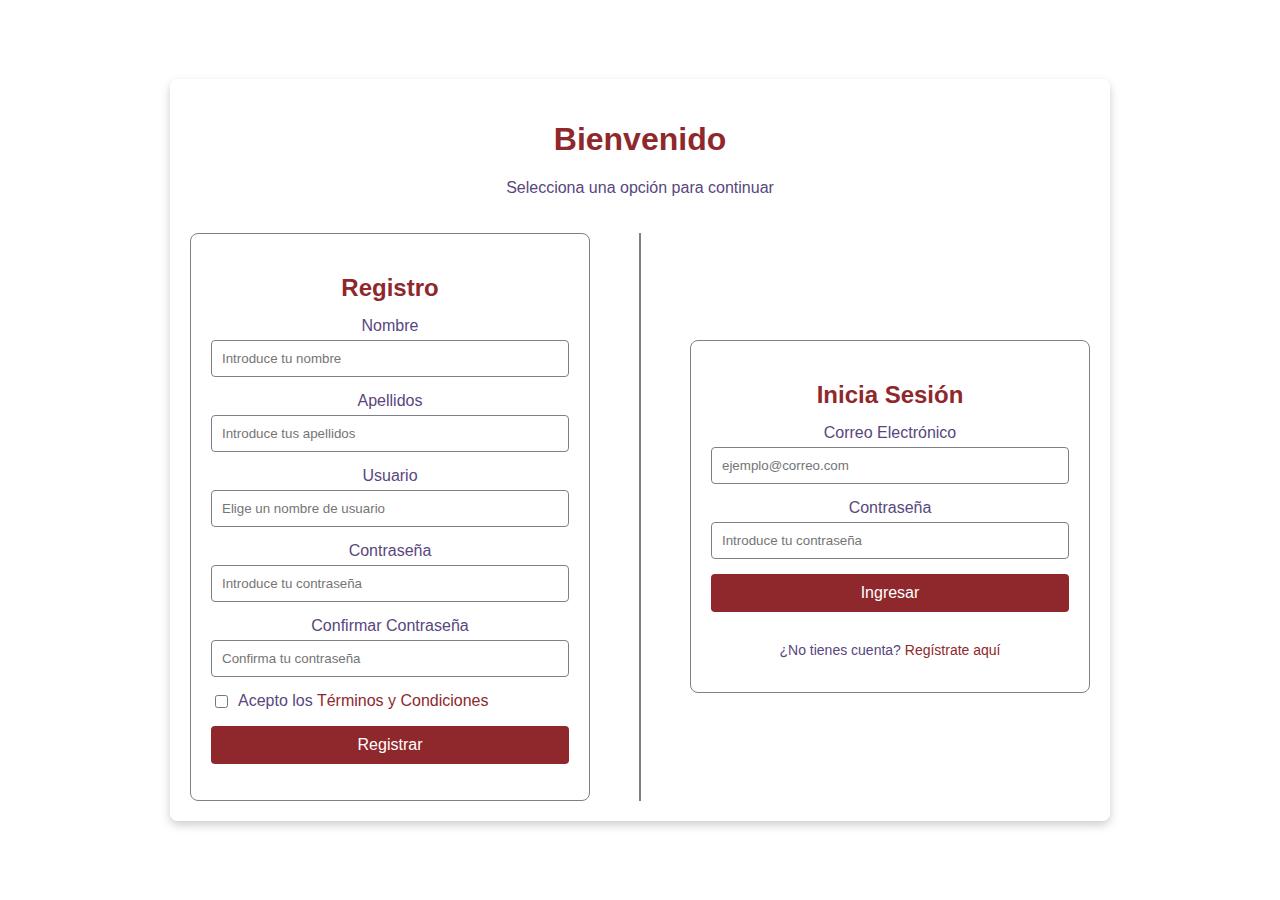
<file: pages/formulario.html>
<html>
  <head>
    <meta charset="UTF-8" />
    <meta name="viewport" content="width=device-width, initial-scale=1.0" />
    <title>Aerogym2000</title>
    <link rel="stylesheet" href="../CSS/formulario.css" />
  </head>
  <body>
    <section class="container">
      <header class="container__header">
        <h1 class="container__title">Bienvenido</h1>
        <p class="container__subtitle">Selecciona una opción para continuar</p>
      </header>
      <section class="container__forms forms">
        <article class="forms__form forms__form--registro">
          <h2 class="forms__title">Registro</h2>
          <form class="forms__form-content">
            <label for="nombre" class="forms__label">Nombre</label>
            <input type="text" id="nombre" name="nombre" class="forms__input" placeholder="Introduce tu nombre" required />

            <label for="apellidos" class="forms__label">Apellidos</label>
            <input type="text" id="apellidos" name="apellidos" class="forms__input" placeholder="Introduce tus apellidos" required />

            <label for="usuario" class="forms__label">Usuario</label>
            <input type="text" id="usuario" name="usuario" class="forms__input" placeholder="Elige un nombre de usuario" required />

            <label for="password" class="forms__label">Contraseña</label>
            <input type="password" id="password" name="password" class="forms__input" placeholder="Introduce tu contraseña" required />

            <label for="confirm-password" class="forms__label">Confirmar Contraseña</label>
            <input type="password" id="confirm-password" name="confirm-password" class="forms__input" placeholder="Confirma tu contraseña" required />

            <section class="forms__terms">
              <input type="checkbox" id="terminos" name="terminos" class="forms__checkbox" required />
              <label for="terminos" class="forms__terms-label">Acepto los <a href="#" class="forms__link">Términos y Condiciones</a></label>
            </section>

            <button type="submit" class="forms__button">Registrar</button>
          </form>
        </article>

        <div class="forms__divider"></div>

        <article class="forms__form forms__form--login">
          <h2 class="forms__title">Inicia Sesión</h2>
          <form class="forms__form-content">
            <label for="email" class="forms__label">Correo Electrónico</label>
            <input type="email" id="email" name="email" class="forms__input" placeholder="ejemplo@correo.com" required />

            <label for="password-login" class="forms__label">Contraseña</label>
            <input type="password" id="password-login" name="password-login" class="forms__input" placeholder="Introduce tu contraseña" required />

            <button type="submit" class="forms__button">Ingresar</button>
          </form>
          <p class="forms__footer">
            ¿No tienes cuenta? <a href="#" class="forms__link" onclick="document.getElementById('nombre').focus();">Regístrate aquí</a>
          </p>
        </article>
      </section>
    </section>
  </body>
</html>
</file>
<file: CSS/formulario.css>
body {
    margin: 0;
    font-family: Arial, sans-serif;
    background: url('https://via.placeholder.com/1200x800') no-repeat center center fixed;
    background-size: cover;
    display: flex;
    justify-content: center;
    align-items: center;
    height: 100vh;
  }
  
  .container {
    background-color: rgba(255, 255, 255, 0.95);
    padding: 20px;
    border-radius: 8px;
    width: 90%;
    max-width: 900px;
    box-shadow: 0 4px 10px rgba(0, 0, 0, 0.2);
    text-align: center;
    display: flex;
    flex-direction: column;
    justify-content: center;
  }
  
  .container__header {
    margin-bottom: 20px;
  }
  
  .container__title {
    color: #8f282c; /* Rojo */
  }
  
  .container__subtitle {
    color: #59467d; /* Azul/Morado */
  }
  
  .container__forms {
    display: flex;
    justify-content: space-between;
    align-items: center;
    gap: 10px;
  }
  
  .forms__divider {
    width: 2px;
    background-color: #807f85; /* Gris */
    height: auto;
    align-self: stretch;
  }
  
  .forms__form {
    background-color: #ffffff; /* Blanco */
    border: 1px solid #807f85; /* Gris */
    border-radius: 8px;
    padding: 20px;
    width: 100%;
    max-width: 400px;
    box-sizing: border-box;
    display: flex;
    flex-direction: column;
    justify-content: space-between;
  }
  
  .forms__title {
    color: #8f282c; /* Rojo */
    margin-bottom: 15px;
  }
  
  .forms__label {
    display: block;
    margin-bottom: 5px;
    color: #59467d; /* Azul/Morado */
  }
  
  .forms__input {
    width: 100%;
    padding: 10px;
    margin-bottom: 15px;
    border: 1px solid #807f85; /* Gris */
    border-radius: 4px;
    box-sizing: border-box;
  }
  
  .forms__button {
    width: 100%;
    padding: 10px;
    background-color: #8f282c; /* Rojo */
    color: #ffffff; /* Blanco */
    border: none;
    border-radius: 4px;
    font-size: 16px;
    cursor: pointer;
  }
  
  .forms__button:hover {
    background-color: #59467d; /* Azul/Morado */
  }
  
  .forms__terms {
    display: flex;
    align-items: center;
    font-size: 14px;
    color: #59467d; /* Azul/Morado */
    margin-bottom: 15px;
  }
  
  .forms__checkbox {
    margin-right: 10px;
  }
  
  .forms__terms-label {
    font-size: medium;
  }
  
  .forms__link {
    color: #8f282c; /* Rojo */
    text-decoration: none;
  }
  
  .forms__link:hover {
    text-decoration: underline;
  }
  
  .forms__footer {
    color: #59467d; /* Azul/Morado */
    font-size: 14px;
    text-align: center;
  }
</file>
